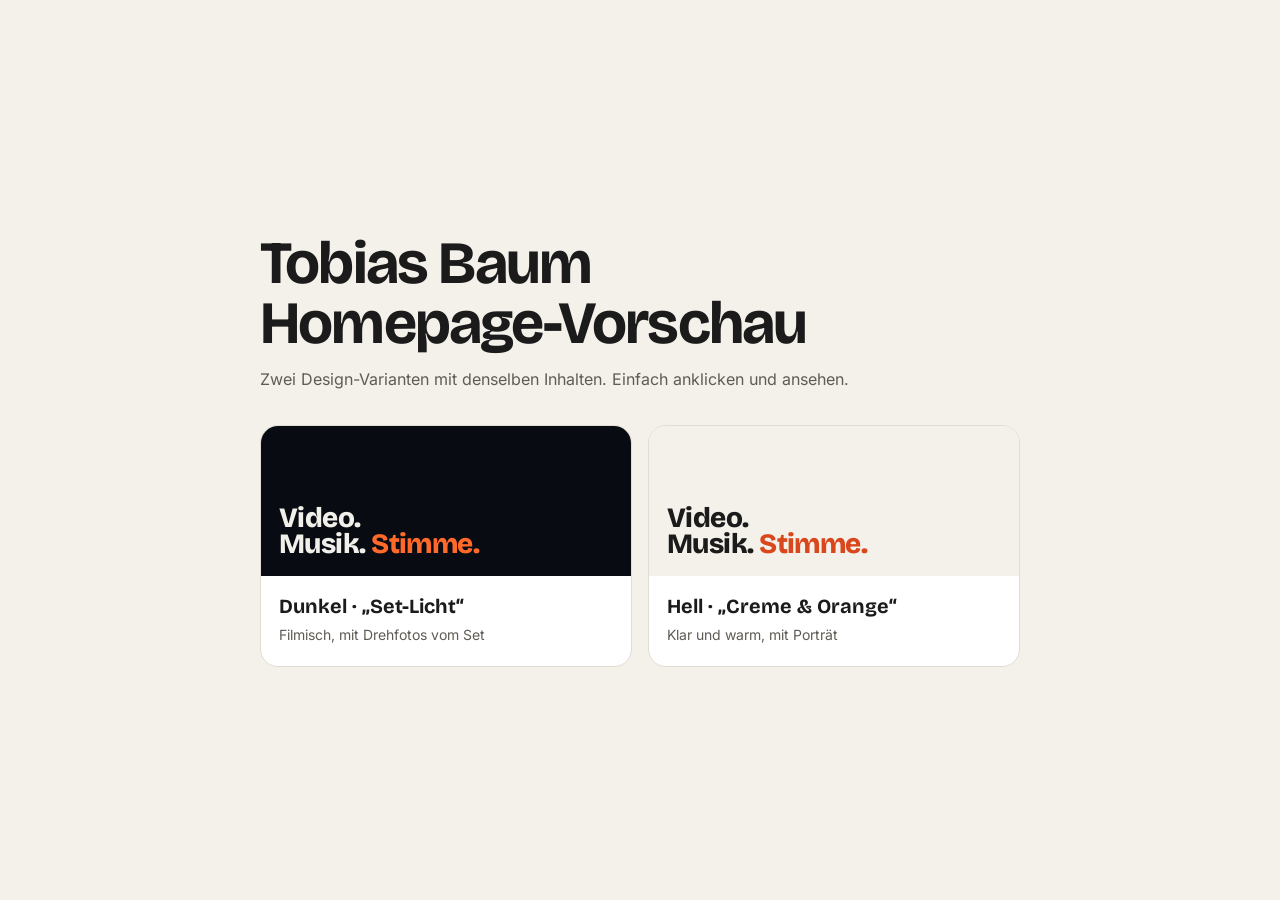
<file: index.html>
<!doctype html>
<html lang="de">
<head>
<meta charset="utf-8">
<meta name="viewport" content="width=device-width, initial-scale=1">
<meta name="robots" content="noindex, nofollow">
<title>Tobias Baum – Vorschau</title>
<link rel="stylesheet" href="hell/fonts/fonts.css">
<style>
  * { box-sizing: border-box; margin: 0; }
  body { min-height: 100vh; display: grid; place-items: center; padding: 32px 16px; background: #F4F1EA; color: #1B1B1B; font: 16px/1.6 Inter, system-ui, sans-serif; }
  main { width: 100%; max-width: 760px; }
  h1 { font-family: "Bricolage Grotesque", sans-serif; font-size: clamp(36px, 7vw, 60px); line-height: 1; letter-spacing: -.03em; }
  p { color: #5F5B55; margin: 14px 0 32px; }
  .grid { display: grid; grid-template-columns: 1fr 1fr; gap: 16px; }
  a { display: block; text-decoration: none; color: inherit; border-radius: 18px; overflow: hidden; border: 1px solid #E2DDD2; background: #fff; transition: transform .15s; }
  a:hover { transform: translateY(-3px); }
  .sw { height: 150px; display: flex; align-items: flex-end; padding: 18px; font-family: "Bricolage Grotesque", sans-serif; font-weight: 800; font-size: 28px; line-height: .95; letter-spacing: -.02em; }
  .b { padding: 14px 18px 18px; }
  .b b { font-family: "Bricolage Grotesque", sans-serif; font-size: 20px; display: block; }
  .b span { font-size: 14px; color: #5F5B55; }
  @media (max-width: 560px) { .grid { grid-template-columns: 1fr; } }
</style>
</head>
<body>
<main>
  <h1>Tobias Baum<br>Homepage-Vorschau</h1>
  <p>Zwei Design-Varianten mit denselben Inhalten. Einfach anklicken und ansehen.</p>
  <div class="grid">
    <a href="dunkel/">
      <div class="sw" style="background:#080B12;color:#F1EFEA">Video.<br>Musik. <span style="color:#FF6A2B">&nbsp;Stimme.</span></div>
      <div class="b"><b>Dunkel · „Set-Licht“</b><span>Filmisch, mit Drehfotos vom Set</span></div>
    </a>
    <a href="hell/">
      <div class="sw" style="background:#F4F1EA;color:#1B1B1B">Video.<br>Musik. <span style="color:#D9481C">&nbsp;Stimme.</span></div>
      <div class="b"><b>Hell · „Creme &amp; Orange“</b><span>Klar und warm, mit Porträt</span></div>
    </a>
  </div>
</main>
</body>
</html>
</file>
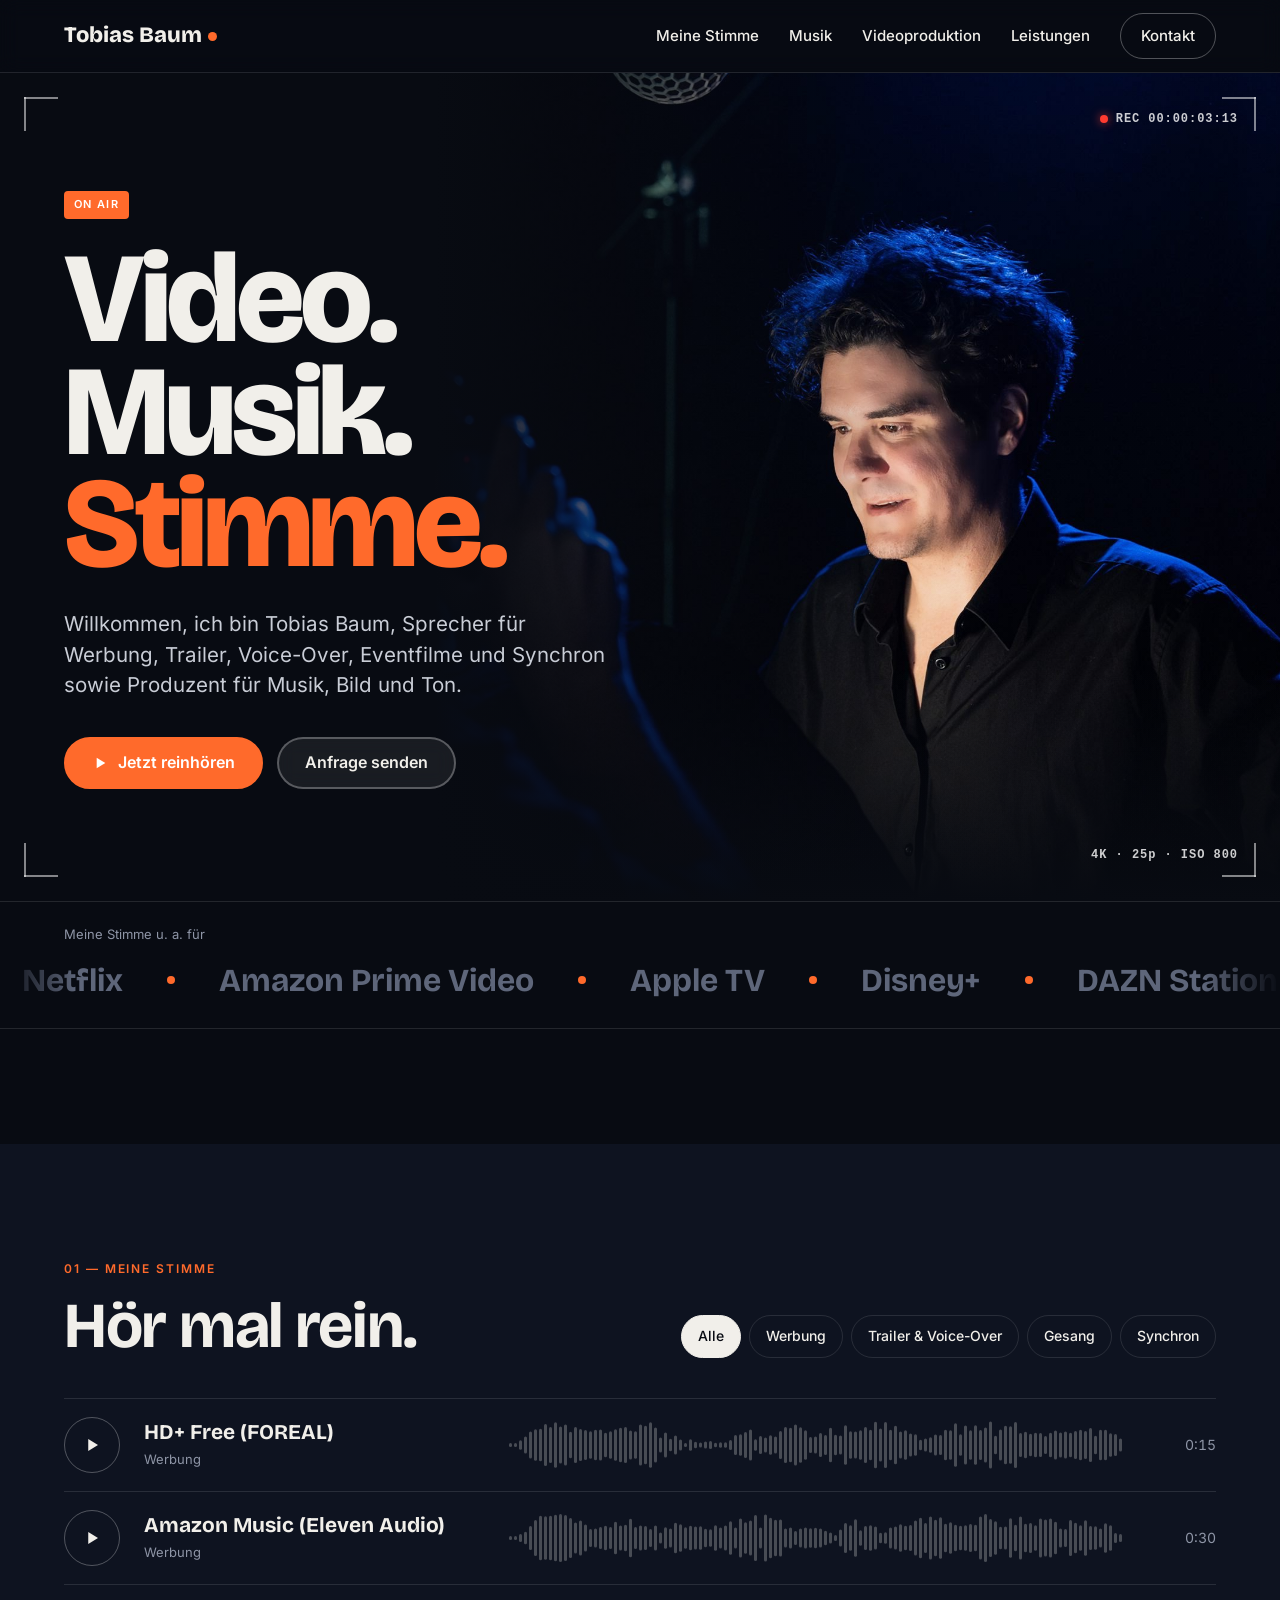
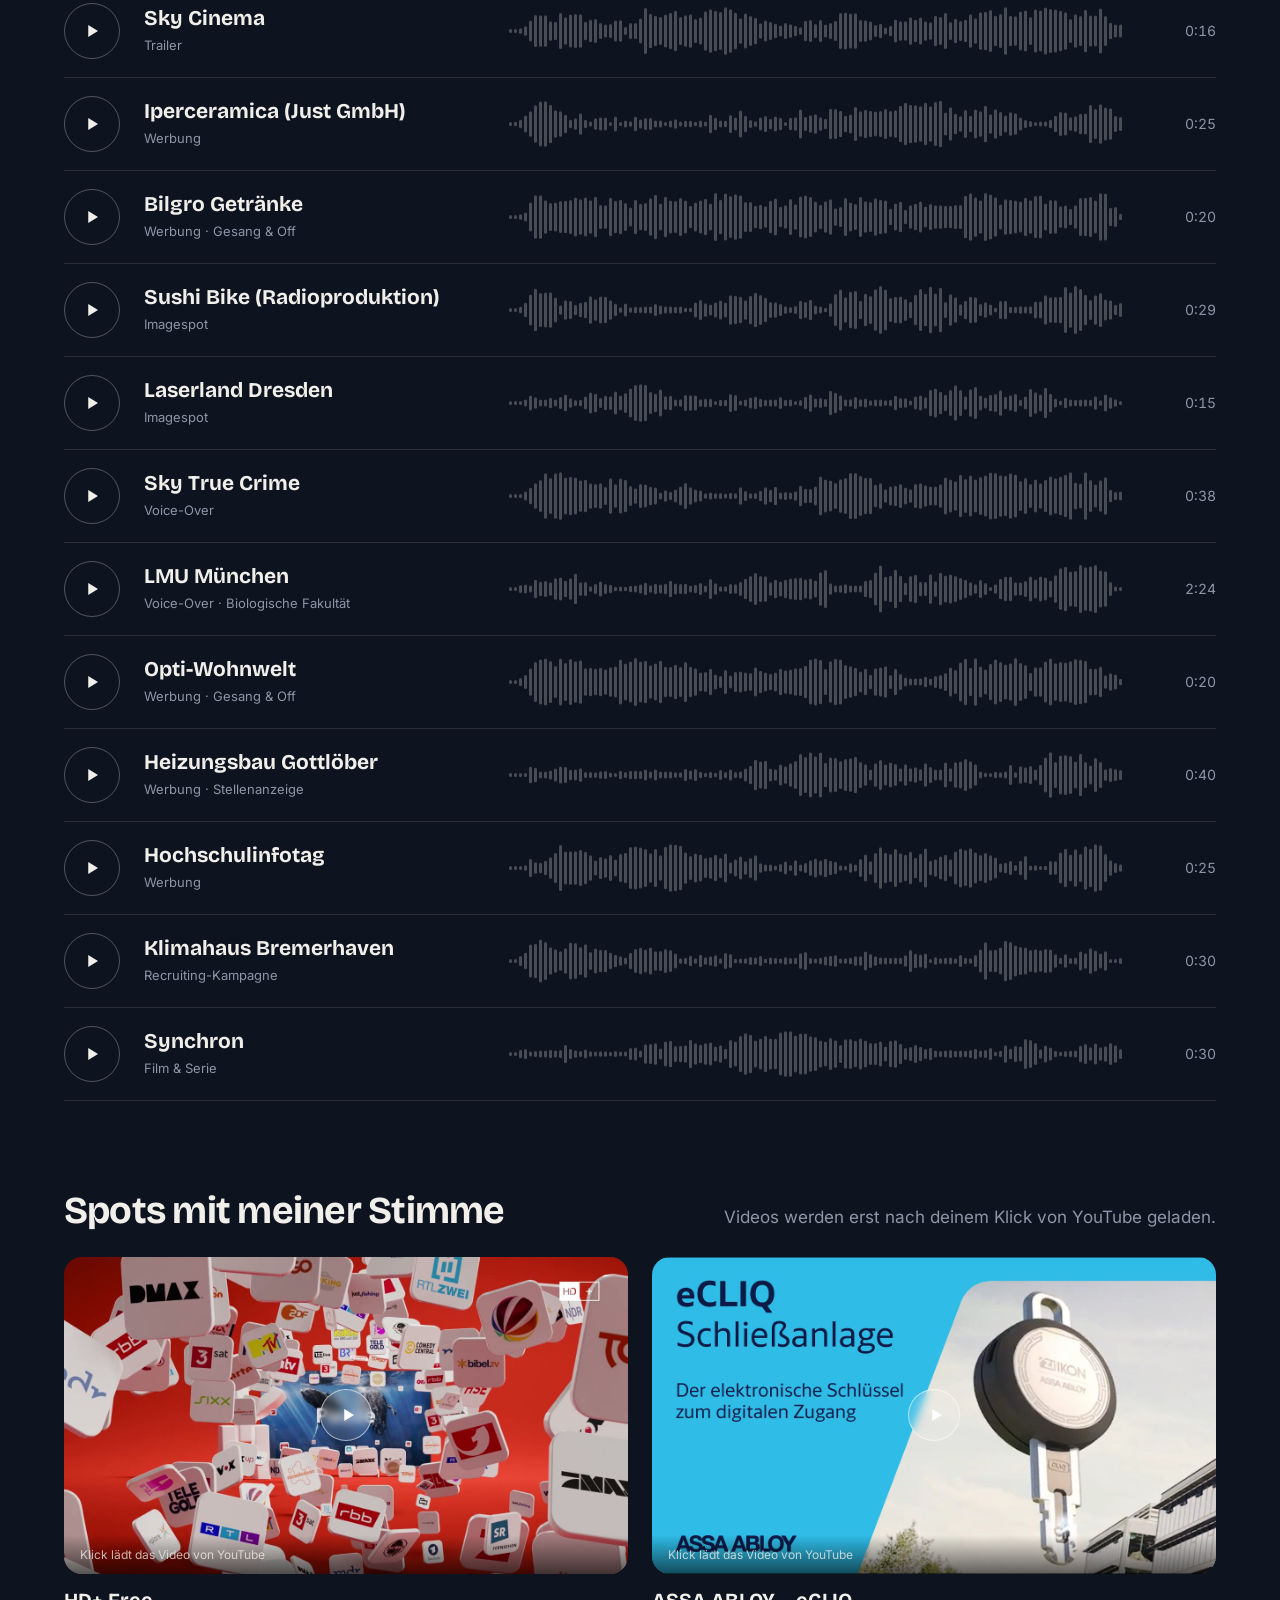
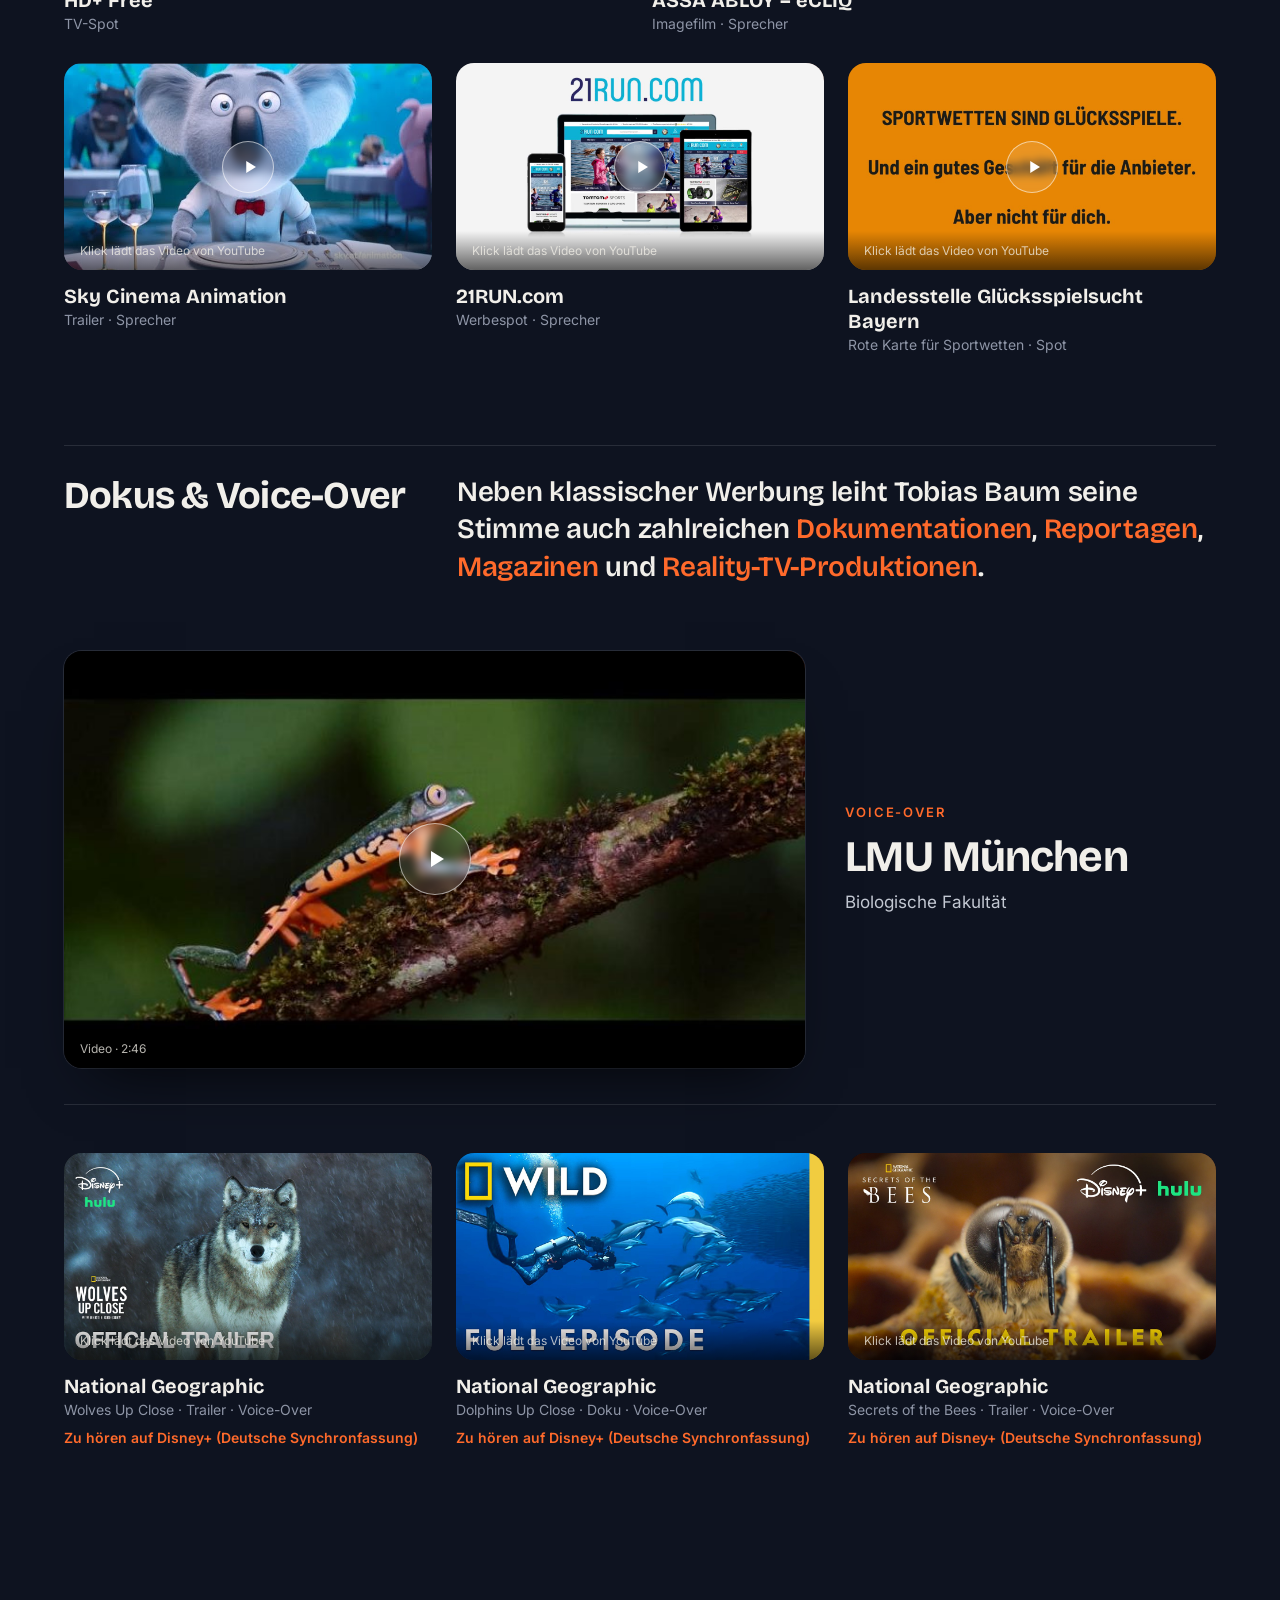
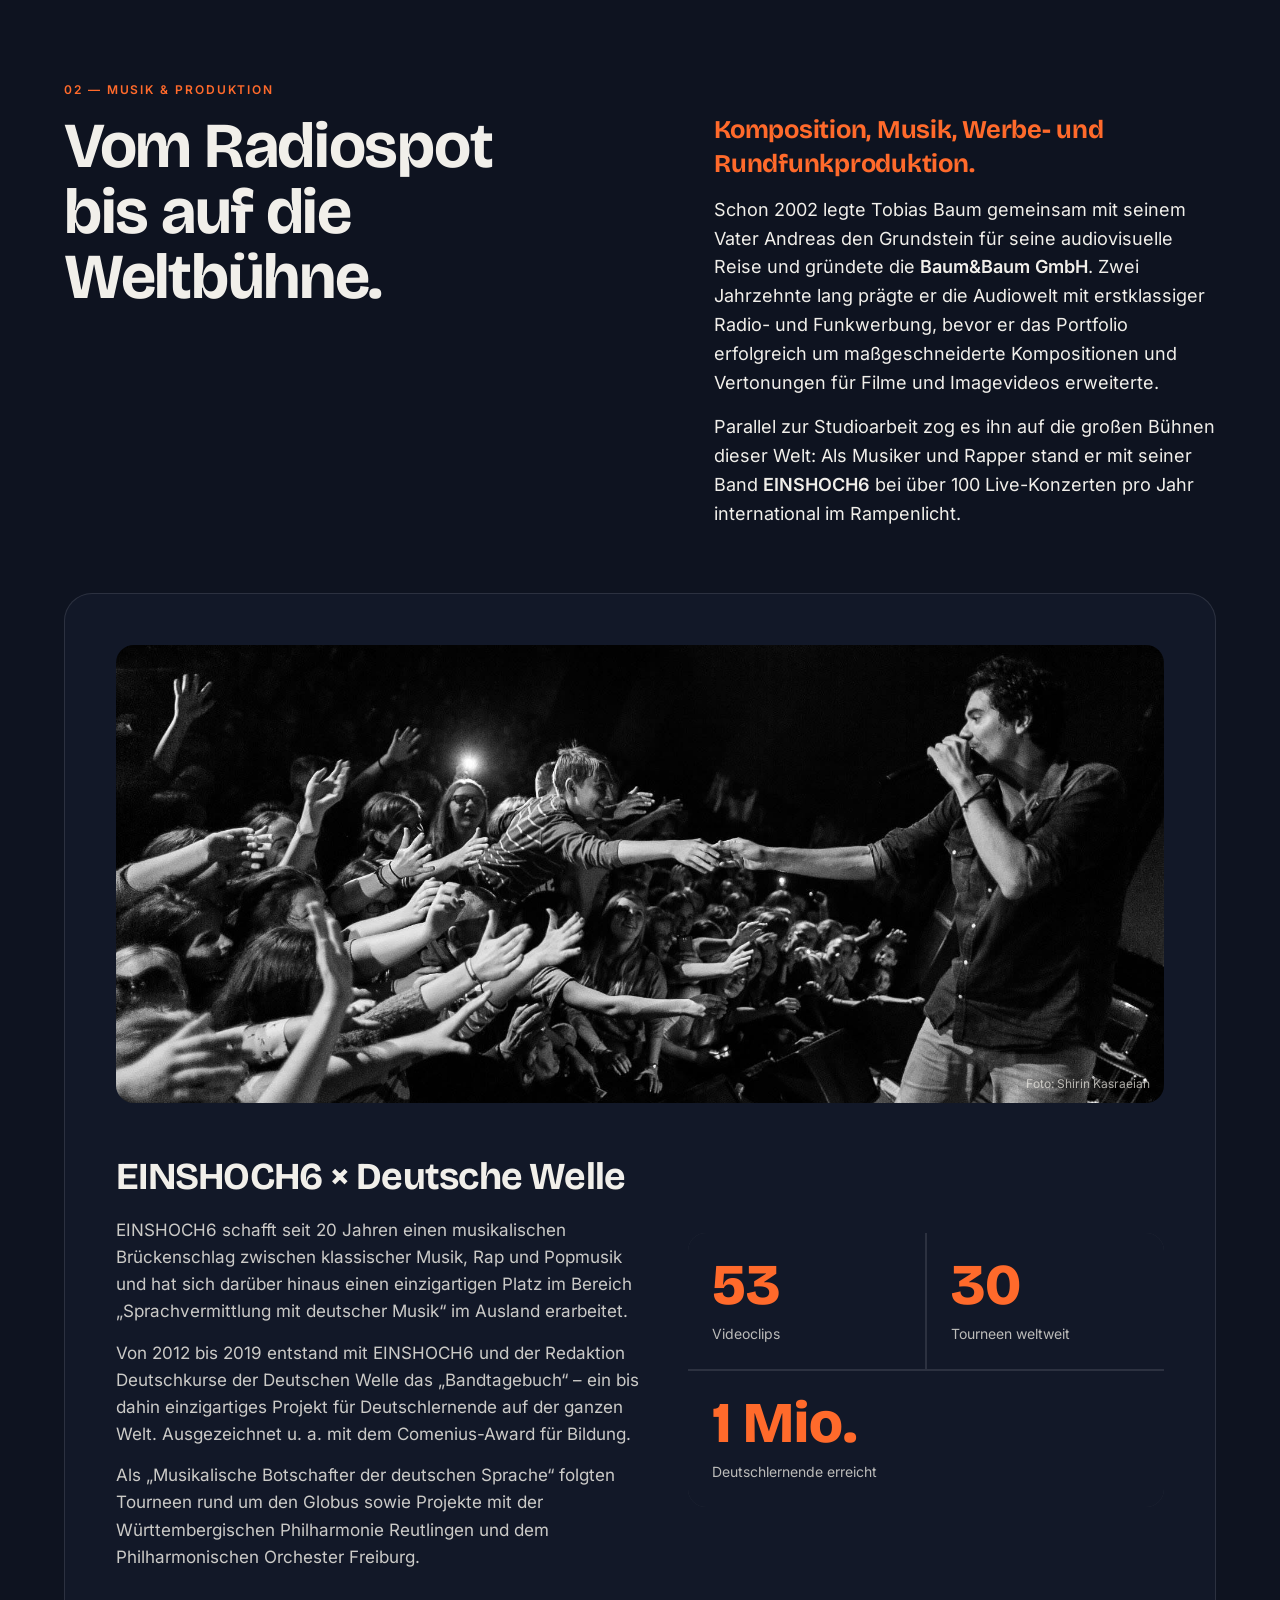
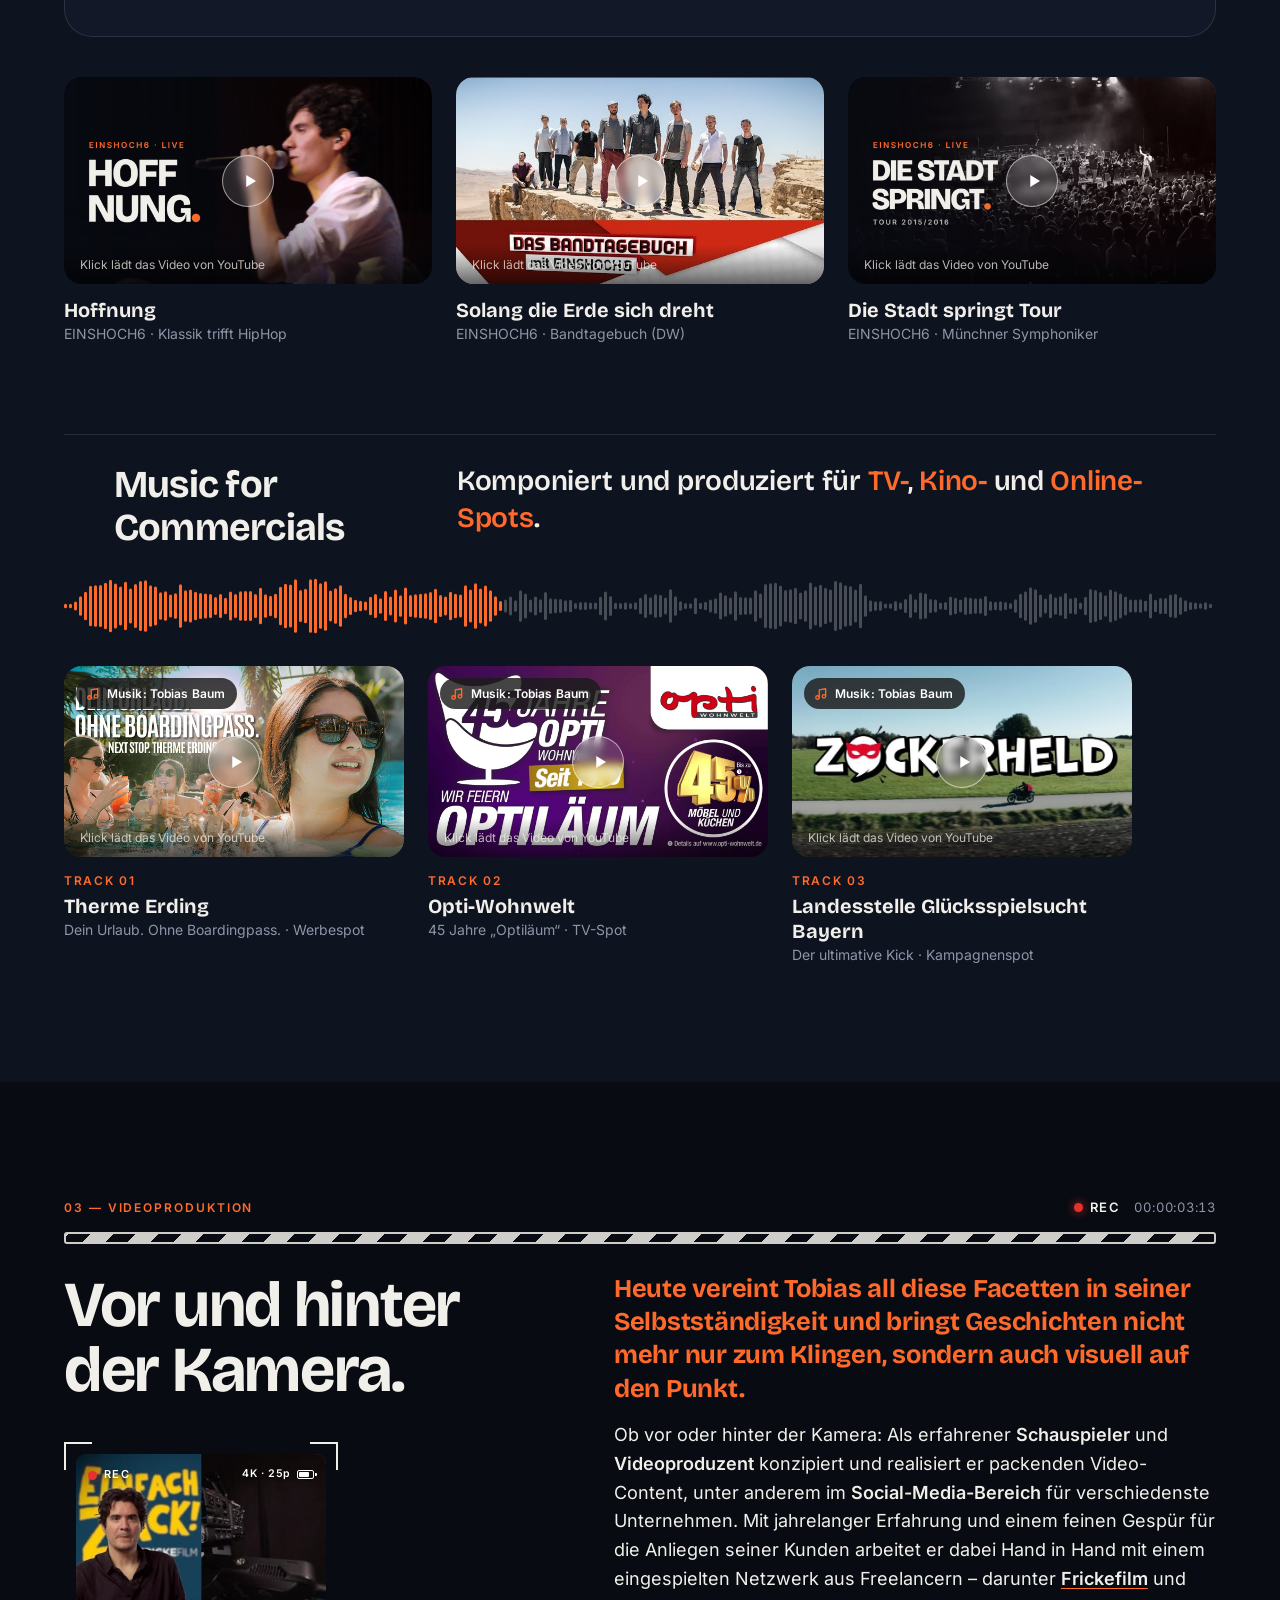
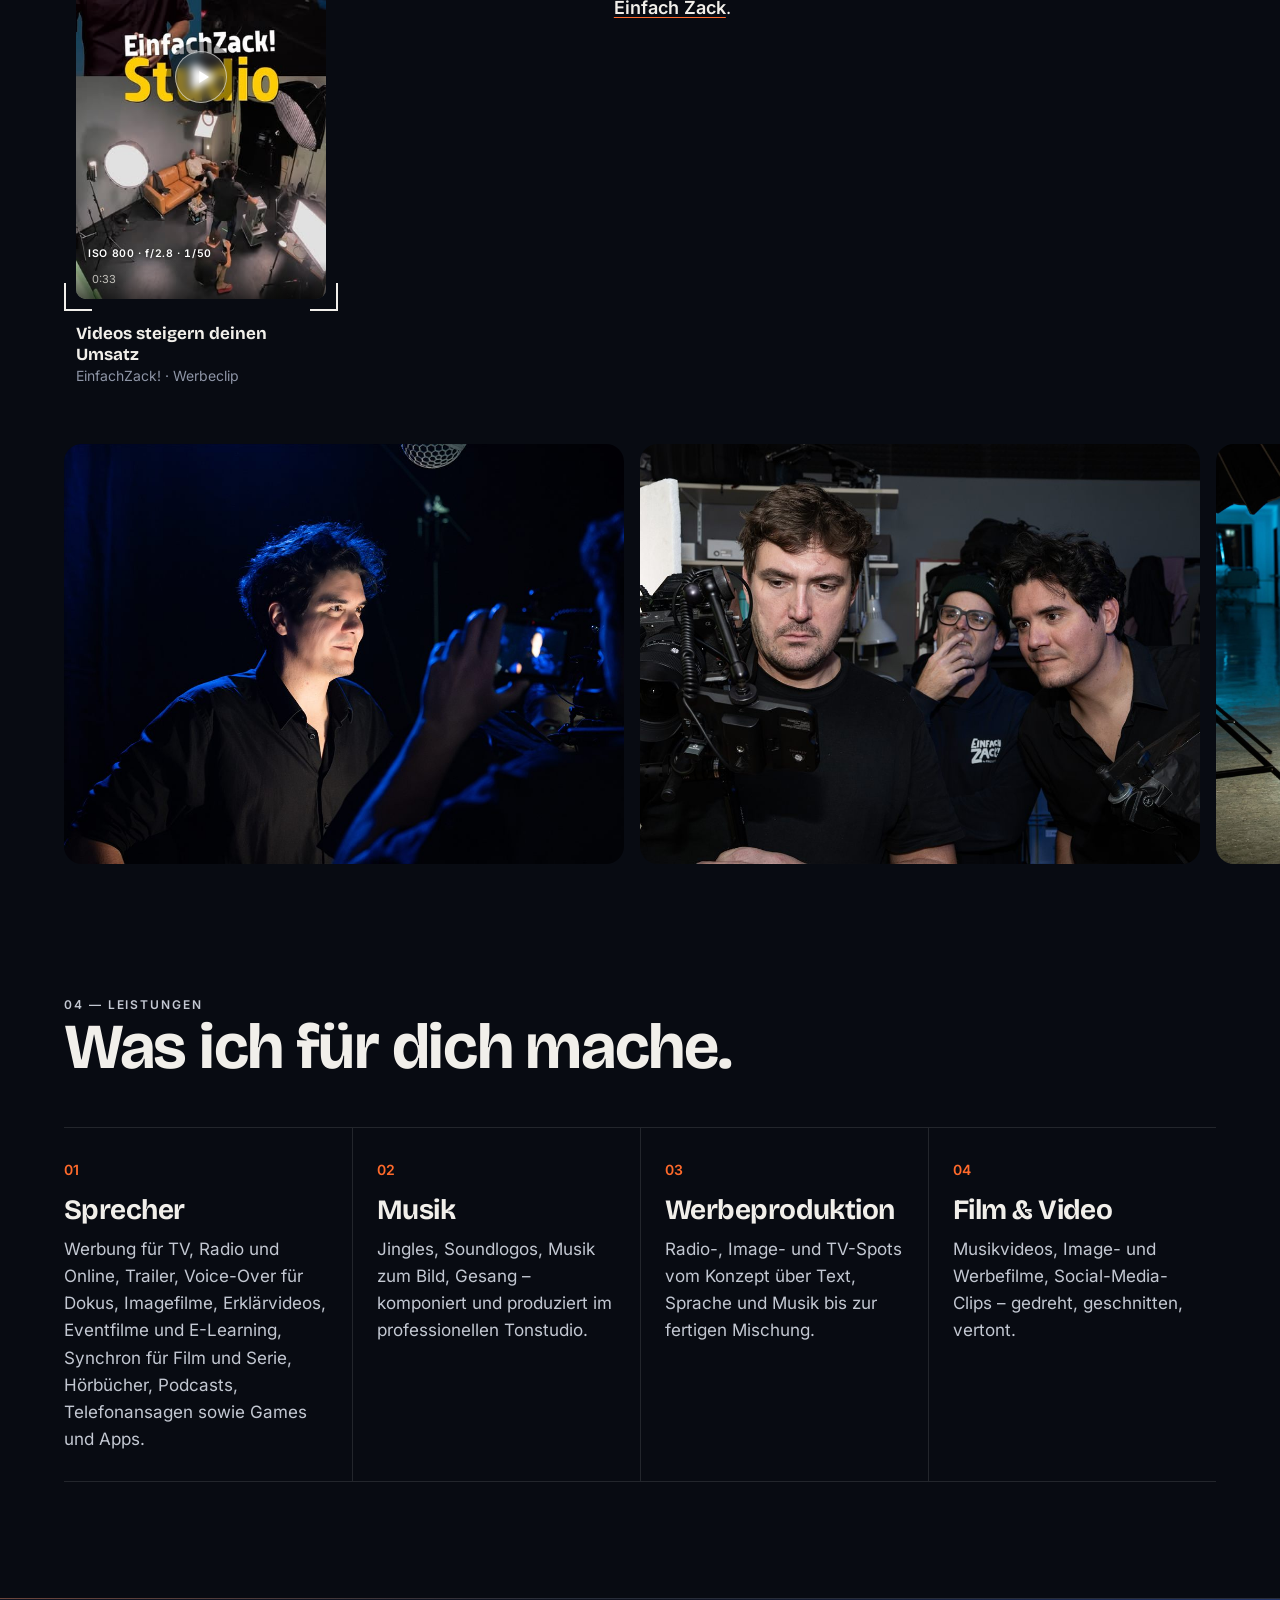
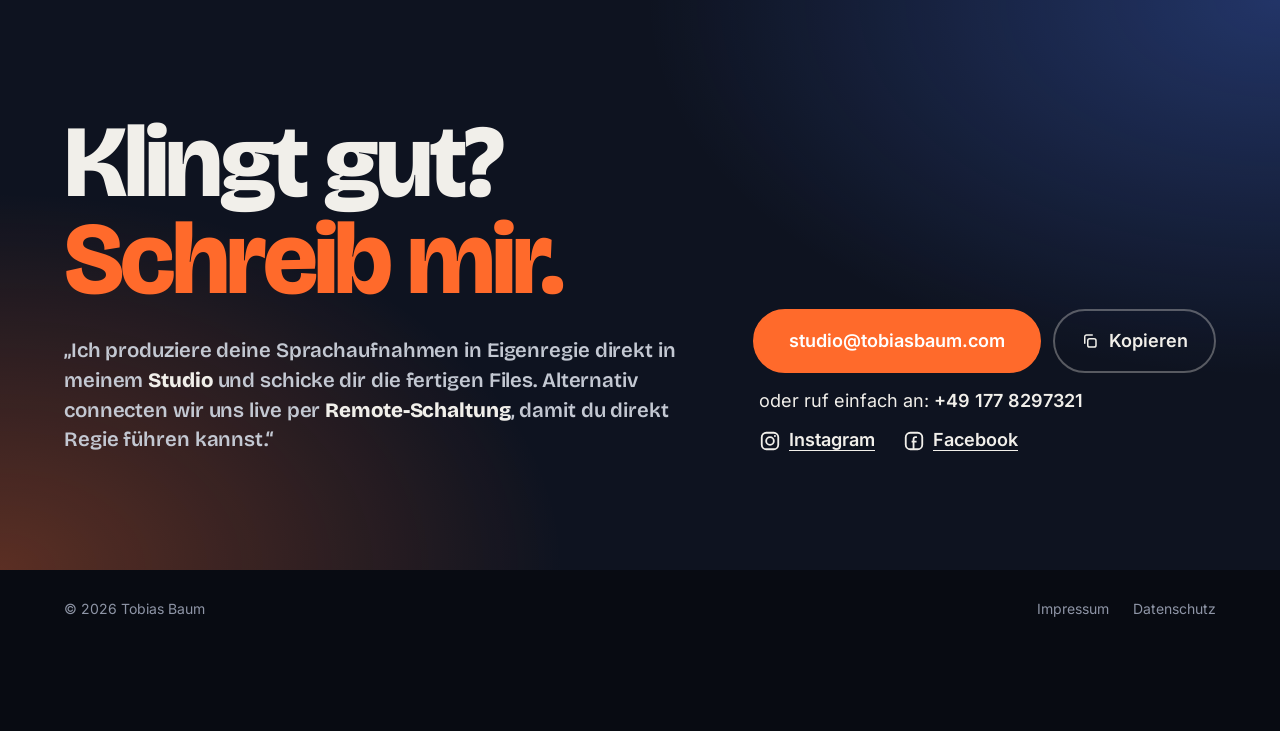
<file: dunkel/index.html>
<!doctype html>
<html lang="de">
<head>
<meta charset="utf-8">
<meta name="viewport" content="width=device-width, initial-scale=1">
<meta name="robots" content="noindex, nofollow">
<title>Tobias Baum – Sprecher aus dem Raum München, Musik- & Videoproduzent</title>
<meta name="description" content="Sprecher aus dem Raum München für Werbung, Trailer, Voice-Over, Erklärvideos und Synchron. Dazu Musik- und Videoproduktion. Hörproben &amp; Kontakt.">
<!-- Haupt-Adresse für Google (falls die Seite später mit www. läuft, hier und in sitemap.xml/robots.txt anpassen) -->
<link rel="canonical" href="https://tobiasbaum.com/">
<meta name="theme-color" content="#080B12">
<!-- Vorschau beim Teilen (WhatsApp, Facebook, LinkedIn, X …) -->
<meta property="og:type" content="website">
<meta property="og:locale" content="de_DE">
<meta property="og:site_name" content="Tobias Baum">
<meta property="og:url" content="https://tobiasbaum.com/">
<meta property="og:title" content="Tobias Baum – Sprecher, Musik- & Videoproduzent">
<meta property="og:description" content="Sprecher aus dem Raum München für Werbung, Trailer, Voice-Over und Synchron. Dazu Musik, Werbe- und Videoproduktion aus einer Hand. Jetzt reinhören.">
<meta property="og:image" content="https://tobiasbaum.com/bilder/teilen-vorschau.jpg">
<meta property="og:image:width" content="1200">
<meta property="og:image:height" content="630">
<meta property="og:image:alt" content="Tobias Baum am Set – Video. Musik. Stimme.">
<meta name="twitter:card" content="summary_large_image">
<!-- Angaben für Google (strukturierte Daten) -->
<script type="application/ld+json">
{
  "@context": "https://schema.org",
  "@graph": [
    {
      "@type": "Person",
      "@id": "https://tobiasbaum.com/#person",
      "name": "Tobias Baum",
      "url": "https://tobiasbaum.com/",
      "image": "https://tobiasbaum.com/bilder/teilen-vorschau.jpg",
      "jobTitle": "Sprecher, Musik- und Videoproduzent",
      "description": "Sprecher für Werbung, Trailer, Voice-Over und Synchron sowie Produzent für Musik, Werbung und Video.",
      "email": "mailto:studio@tobiasbaum.com",
      "telephone": "+491778297321",
      "address": { "@id": "https://tobiasbaum.com/#adresse" },
      "worksFor": { "@id": "https://tobiasbaum.com/#studio" },
      "knowsAbout": ["Sprecher", "Voice-Over", "Werbesprecher", "Trailer", "Synchron", "Erklärvideos", "Imagefilme", "Dokumentationen", "Eventfilme", "E-Learning", "Hörbücher", "Podcasts", "Telefonansagen", "Games", "Apps", "Musikproduktion", "Werbeproduktion", "Videoproduktion"],
      "sameAs": [
        "https://www.instagram.com/tobiasbaum82/",
        "https://www.facebook.com/tobias.baum"
      ]
    },
    {
      "@type": "ProfessionalService",
      "@id": "https://tobiasbaum.com/#studio",
      "name": "Tobias Baum",
      "description": "Tonstudio und Sprecher aus dem Raum München: Sprachaufnahmen für Werbung, Trailer, Voice-Over, Synchron, E-Learning und Telefonansagen, dazu Musik-, Werbe- und Videoproduktion aus einer Hand. Aufnahme im eigenen Studio oder per Remote-Regie.",
      "url": "https://tobiasbaum.com/",
      "logo": "https://tobiasbaum.com/bilder/logo/apple-touch-icon.png",
      "image": "https://tobiasbaum.com/bilder/dreh/start-set-retusche.jpg",
      "telephone": "+491778297321",
      "email": "mailto:studio@tobiasbaum.com",
      "address": {
        "@type": "PostalAddress",
        "@id": "https://tobiasbaum.com/#adresse",
        "streetAddress": "Ringstraße 33",
        "postalCode": "82386",
        "addressLocality": "Huglfing",
        "addressRegion": "Bayern",
        "addressCountry": "DE"
      },
      "areaServed": [
        { "@type": "City", "name": "München" },
        { "@type": "AdministrativeArea", "name": "Landkreis Weilheim-Schongau" },
        { "@type": "State", "name": "Bayern" },
        { "@type": "Country", "name": "Deutschland" }
      ],
      "founder": { "@id": "https://tobiasbaum.com/#person" },
      "knowsLanguage": "de",
      "hasOfferCatalog": {
        "@type": "OfferCatalog",
        "name": "Leistungen",
        "itemListElement": [
          { "@type": "Offer", "itemOffered": { "@type": "Service", "name": "Sprecher für Werbung, Trailer, Voice-Over und Synchron" } },
          { "@type": "Offer", "itemOffered": { "@type": "Service", "name": "Sprachaufnahmen im Tonstudio und per Remote-Regie" } },
          { "@type": "Offer", "itemOffered": { "@type": "Service", "name": "Musikproduktion, Jingles und Soundlogos" } },
          { "@type": "Offer", "itemOffered": { "@type": "Service", "name": "Werbeproduktion für Radio, TV und Online" } },
          { "@type": "Offer", "itemOffered": { "@type": "Service", "name": "Videoproduktion: Imagefilme, Werbespots, Eventfilme, Social-Media-Clips" } }
        ]
      },
      "sameAs": [
        "https://www.google.com/search?kgmid=/g/11_08wcjk_",
        "https://www.instagram.com/tobiasbaum82/",
        "https://www.facebook.com/tobias.baum"
      ]
    }
  ]
}
</script>
<link rel="preload" href="fonts/bricolage-grotesque-latin.woff2" as="font" type="font/woff2" crossorigin>
<link rel="preload" href="fonts/inter-latin.woff2" as="font" type="font/woff2" crossorigin>
<link rel="stylesheet" href="fonts/fonts.css?v=4">
<link rel="stylesheet" href="style.css?v=117">
<script>/* Farbvorschau: ?akzent=RRGGBB testet eine andere Akzentfarbe (ohne Zusatz bleibt alles wie es ist) */(function(){var m=location.search.match(/[?&]akzent=([0-9a-fA-F]{6})/);if(!m)return;var h=m[1],r=parseInt(h.slice(0,2),16),g=parseInt(h.slice(2,4),16),b=parseInt(h.slice(4,6),16),s=document.documentElement.style;s.setProperty("--accent","#"+h);s.setProperty("--accent-ink",(0.299*r+0.587*g+0.114*b)>165?"#111111":"#FFFFFF");})();</script>
<link rel="icon" href="bilder/logo/favicon.ico" sizes="any">
<link rel="icon" type="image/png" sizes="32x32" href="bilder/logo/favicon-32.png">
<link rel="apple-touch-icon" href="bilder/logo/apple-touch-icon.png">
</head>
<body>

<header class="nav" id="top">
  <div class="wrap nav__inner">
    <a href="#top" class="nav__logo">Tobias Baum<span class="dot"></span></a>
    <button class="nav__toggle" aria-expanded="false" aria-controls="menu" aria-label="Menü öffnen">
      <span></span><span></span>
    </button>
    <nav id="menu" class="nav__menu">
      <a href="#hoerproben">Meine Stimme</a>
      <a href="#musik">Musik</a>
      <a href="#videoproduktion">Videoproduktion</a>
      <a href="#leistungen">Leistungen</a>
      <a href="#kontakt" class="nav__cta">Kontakt</a>
    </nav>
  </div>
</header>

<main>

  <!-- HERO -->
  <!-- Set-Licht: Vollbild-Drehfoto mit Kamera-Sucher -->
  <section class="hero">
    <div class="hero__bg"><img src="bilder/dreh/start-set-retusche.jpg?v=2" alt="Tobias Baum am Set vor der Kamera, im blauen Licht" width="2200" height="1467" fetchpriority="high"></div>
    <div class="hero__vf" aria-hidden="true">
      <span class="hero__vf-tr"><i></i>REC <span id="heroTc">00:00:00:00</span></span>
      <span class="hero__vf-br">4K · 25p · ISO 800</span>
    </div>
    <div class="wrap hero__inner">
      <div class="hero__text">
        <p class="eyebrow"><span class="onair">ON AIR</span></p>
        <h1><span class="sr-only">Tobias Baum – Sprecher aus München: </span>Video.<br>Musik.<br><em>Stimme.</em></h1>
        <p class="lead">Willkommen, ich bin Tobias Baum, Sprecher für Werbung, Trailer, Voice-Over, Eventfilme und Synchron sowie Produzent für Musik, Bild und Ton.</p>
        <div class="hero__actions">
          <button class="btn btn--primary" data-play-first>
            <svg viewBox="0 0 24 24" aria-hidden="true"><path d="M7 4l13 8-13 8z"/></svg>
            Jetzt reinhören
          </button>
          <a href="#kontakt" class="btn btn--glass">Anfrage senden</a>
        </div>
      </div>
    </div>
  </section>

  <!-- KUNDEN -->
  <section class="clients" aria-label="Auswahl an Auftraggebern">
    <p class="clients__label wrap">Meine Stimme u. a. für</p>
    <div class="marquee">
      <div class="marquee__track" id="clientTrack"></div>
    </div>
  </section>

  <!-- HÖRPROBEN -->
  <section class="demos" id="hoerproben">
    <div class="wrap">
      <div class="section-head">
        <div>
          <p class="kicker">01 — Meine Stimme</p>
          <h2>Hör mal rein.</h2>
        </div>
        <div class="chips" role="tablist" aria-label="Hörproben filtern" id="demoFilter"></div>
      </div>
      <ol class="demo-list" id="demoList"></ol>

      <!-- Spots und Dokus gehören seit 10.11. zu den Hörproben (eigene Rubrik „Videos“ entfallen) -->
      <div class="spots" id="spots">
        <div class="subsection__head">
          <h3>Spots mit meiner Stimme</h3>
          <p>Videos werden erst nach deinem Klick von YouTube geladen.</p>
        </div>
        <div class="video-grid" id="videoGrid"></div>
      </div>

      <div class="subsection">
        <div class="vo-intro">
          <h3>Dokus &amp; Voice-Over</h3>
          <p class="vo-intro__lead">Neben klassischer Werbung leiht Tobias Baum seine Stimme auch zahlreichen <em>Dokumentationen</em>, <em>Reportagen</em>, <em>Magazinen</em> und <em>Reality-TV-Produktionen</em>.</p>
        </div>
        <div class="video-grid" id="voiceoverGrid"></div>
      </div>
    </div>
  </section>

  <!-- MUSIK -->
  <section class="music" id="musik">
    <div class="wrap">
      <p class="kicker">02 — Musik & Produktion</p>
      <div class="music__intro">
        <div class="music__head">
          <h2>Vom Radiospot<br>bis auf die Weltbühne.</h2>
        </div>
        <div class="music__text">
          <p class="music__lead">Komposition, Musik, Werbe- und Rundfunkproduktion.</p>
          <p>Schon 2002 legte Tobias Baum gemeinsam mit seinem Vater Andreas den Grundstein für seine audiovisuelle Reise und gründete die <strong>Baum&amp;Baum GmbH</strong>. Zwei Jahrzehnte lang prägte er die Audiowelt mit erstklassiger Radio- und Funkwerbung, bevor er das Portfolio erfolgreich um maßgeschneiderte Kompositionen und Vertonungen für Filme und Imagevideos erweiterte.</p>
          <p>Parallel zur Studioarbeit zog es ihn auf die großen Bühnen dieser Welt: Als Musiker und Rapper stand er mit seiner Band <strong>EINSHOCH6</strong> bei über 100 Live-Konzerten pro Jahr international im Rampenlicht.</p>
        </div>
      </div>

      <div class="band">
        <figure class="band__photo">
          <img src="bilder/einshoch6-live.jpg" alt="Tobias Baum live mit EINSHOCH6 – Hände aus dem Publikum strecken sich ihm entgegen" width="1774" height="1183" loading="lazy">
          <figcaption>Foto: Shirin Kasraeian</figcaption>
        </figure>
        <div class="band__text">
          <h3>EINSHOCH6 × Deutsche Welle</h3>
          <p>EINSHOCH6 schafft seit 20 Jahren einen musikalischen Brückenschlag zwischen klassischer Musik, Rap und Popmusik und hat sich darüber hinaus einen einzigartigen Platz im Bereich „Sprachvermittlung mit deutscher Musik“ im Ausland erarbeitet.</p>
          <p>Von 2012 bis 2019 entstand mit EINSHOCH6 und der Redaktion Deutschkurse der Deutschen Welle das „Bandtagebuch“ – ein bis dahin einzigartiges Projekt für Deutschlernende auf der ganzen Welt. Ausgezeichnet u. a. mit dem Comenius-Award für Bildung.</p>
          <p>Als „Musikalische Botschafter der deutschen Sprache“ folgten Tourneen rund um den Globus sowie Projekte mit der Württembergischen Philharmonie Reutlingen und dem Philharmonischen Orchester Freiburg.</p>
        </div>
        <dl class="stats">
          <div><dt>53</dt><dd>Videoclips</dd></div>
          <div><dt>30</dt><dd>Tourneen weltweit</dd></div>
          <div><dt>1 Mio.</dt><dd>Deutschlernende erreicht</dd></div>
        </dl>
      </div>

      <div class="video-grid video-grid--dark" id="bandGrid"></div>

      <div class="subsection">
        <div class="mfc-head">
          <h3><span class="eq" aria-hidden="true"><i></i><i></i><i></i><i></i><i></i></span>Music for Commercials</h3>
          <p class="mfc-head__lead">Komponiert und produziert für <em>TV-</em>, <em>Kino-</em> und <em>Online-Spots</em>.</p>
        </div>
        <canvas class="mfc-wave" id="mfcWave" aria-hidden="true"></canvas>
        <div class="video-grid video-grid--music" id="commercialGrid"></div>
      </div>
    </div>
  </section>

  <!-- VIDEOPRODUKTION -->
  <section class="video-pro" id="videoproduktion">
   <div class="wrap">
    <div class="film-bar">
      <p class="kicker">03 — Videoproduktion</p>
      <p class="film-bar__rec" aria-hidden="true"><span class="rec"><i></i>REC</span><span class="timecode" id="timecode">00:00:00:00</span></p>
    </div>
    <div class="video-pro__inner">
      <h2>Vor und hinter<br>der Kamera.</h2>
      <div class="video-pro__text">
        <p class="video-pro__lead">Heute vereint Tobias all diese Facetten in seiner Selbstständigkeit und bringt Geschichten nicht mehr nur zum Klingen, sondern auch visuell auf den Punkt.</p>
        <p>Ob vor oder hinter der Kamera: Als erfahrener <strong>Schauspieler</strong> und <strong>Videoproduzent</strong> konzipiert und realisiert er packenden Video-Content, unter anderem im <strong>Social-Media-Bereich</strong> für verschiedenste Unternehmen. Mit jahrelanger Erfahrung und einem feinen Gespür für die Anliegen seiner Kunden arbeitet er dabei Hand in Hand mit einem eingespielten Netzwerk aus Freelancern – darunter <a href="https://frickefilm.de" target="_blank" rel="noopener">Frickefilm</a> und <a href="https://einfachzack.de" target="_blank" rel="noopener">Einfach Zack</a>.</p>
      </div>
        <!-- Einfach-Zack-Clip als eigene MP4 (seit 10.11. statt Instagram-Link); wird erst beim Klick geladen -->
        <figure class="video reel">
          <div class="video__frame">
            <button class="video__poster" type="button" data-local-video="video/einfachzack-umsatz-steigern.mp4" aria-label="Video „Videos steigern deinen Umsatz“ abspielen">
              <img src="bilder/videos/instagram-C8otmmvt7-N.jpg" alt="" width="360" height="640" loading="lazy">
              <span class="play"><svg viewBox="0 0 24 24" aria-hidden="true"><path d="M7 4l13 8-13 8z"/></svg></span>
              <span class="rec rec--overlay" aria-hidden="true"><i></i>REC</span>
              <span class="cam cam--tr" aria-hidden="true">4K · 25p <i class="cam__bat"></i></span>
              <span class="cam cam--bl" aria-hidden="true">ISO 800 · f/2.8 · 1/50</span>
              <span class="hint">0:33</span>
            </button>
          </div>
          <figcaption>
            <div class="video__title">Videos steigern deinen Umsatz</div>
            <div class="video__meta">EinfachZack! · Werbeclip</div>
          </figcaption>
        </figure>
    </div>
    <!-- Eigene Drehfotos als Filmstreifen, seitlich wischbar -->
    <div class="set-strip" aria-label="Fotos vom Dreh">
      <figure class="is-wide"><img src="bilder/dreh/vor-der-kamera-retusche.jpg" alt="Tobias Baum vor der Kamera, ein Kameramann filmt ihn im blauen Licht" width="1200" height="800" loading="lazy"></figure>
      <figure class="is-wide"><img src="bilder/dreh/hinter-der-kamera.jpg" alt="Tobias Baum mit dem Team am Kameramonitor beim Dreh" width="1200" height="800" loading="lazy"></figure>
      <figure><img src="bilder/dreh/set-interview.jpg" alt="Interview-Aufbau mit Licht, Mikrofon und Kamera im Flur" width="933" height="1400" loading="lazy"></figure>
      <figure class="is-wide"><img src="bilder/dreh/set-team.jpg" alt="Tobias Baum mit Kamerateam am Set" width="1400" height="933" loading="lazy"></figure>
    </div>
   </div>
  </section>

  <!-- LEISTUNGEN -->
  <section class="services wrap" id="leistungen">
    <p class="kicker">04 — Leistungen</p>
    <h2>Was ich für dich mache.</h2>
    <div class="services__grid">
      <article>
        <span class="num">01</span>
        <h3>Sprecher</h3>
        <p>Werbung für TV, Radio und Online, Trailer, Voice-Over für Dokus, Imagefilme, Erklärvideos, Eventfilme und E-Learning, Synchron für Film und Serie, Hörbücher, Podcasts, Telefonansagen sowie Games und Apps.</p>
      </article>
      <article>
        <span class="num">02</span>
        <h3>Musik</h3>
        <p>Jingles, Soundlogos, Musik zum Bild, Gesang – komponiert und produziert im professionellen Tonstudio.</p>
      </article>
      <article>
        <span class="num">03</span>
        <h3>Werbeproduktion</h3>
        <p>Radio-, Image- und TV-Spots vom Konzept über Text, Sprache und Musik bis zur fertigen Mischung.</p>
      </article>
      <article>
        <span class="num">04</span>
        <h3>Film &amp; Video</h3>
        <p>Musikvideos, Image- und Werbefilme, Social-Media-Clips – gedreht, geschnitten, vertont.</p>      </article>
    </div>
  </section>

  <!-- KONTAKT -->
  <section class="contact" id="kontakt">
    <div class="wrap contact__inner">
      <div class="contact__head">
        <h2>Klingt gut?<br><em>Schreib mir.</em></h2>
        <blockquote class="contact__quote">
          <p>„Ich produziere deine Sprachaufnahmen in Eigenregie direkt in meinem <strong>Studio</strong> und schicke dir die fertigen Files. Alternativ connecten wir uns live per <strong>Remote-Schaltung</strong>, damit du direkt Regie führen kannst.“</p>
        </blockquote>
      </div>
      <div class="contact__links">
        <div class="contact__mail">
          <a href="mailto:studio@tobiasbaum.com" class="btn btn--primary btn--big">studio@tobiasbaum.com</a>
          <button type="button" class="btn btn--ghost btn--big contact__copy" data-copy="studio@tobiasbaum.com" aria-label="E-Mail-Adresse kopieren">
            <svg viewBox="0 0 24 24" aria-hidden="true"><rect x="9" y="9" width="11" height="11" rx="2.5"/><path d="M5 15V6.5A2.5 2.5 0 0 1 7.5 4H15"/></svg>
            <span aria-live="polite">Kopieren</span>
          </button>
        </div>
        <p class="contact__phone">oder ruf einfach an: <a href="tel:+491778297321">+49&nbsp;177&nbsp;8297321</a></p>
        <p class="contact__phone contact__social">
          <a href="https://www.instagram.com/tobiasbaum82/" target="_blank" rel="noopener">
            <svg viewBox="0 0 24 24" aria-hidden="true"><rect x="3" y="3" width="18" height="18" rx="5"/><circle cx="12" cy="12" r="4.2"/><circle cx="17.4" cy="6.6" r="1.1" class="fill"/></svg>
            Instagram
          </a>
          <a href="https://www.facebook.com/tobias.baum" target="_blank" rel="noopener">
            <svg viewBox="0 0 24 24" aria-hidden="true"><rect x="3" y="3" width="18" height="18" rx="5"/><path d="M15.2 7.8h-1.6c-1.3 0-2.1.8-2.1 2.2V21M9.4 12.6h5.4"/></svg>
            Facebook
          </a>
        </p>
      </div>
    </div>
  </section>

</main>

<footer class="footer wrap">
  <span>© <span id="year"></span> Tobias Baum</span>
  <nav><a href="impressum.html">Impressum</a><a href="datenschutz.html">Datenschutz</a></nav>
</footer>

<!-- Mini-Player (erscheint beim Abspielen) -->
<div class="mini" id="mini" hidden>
  <button class="mini__btn" id="miniBtn" aria-label="Pause">
    <svg class="i-play" viewBox="0 0 24 24" aria-hidden="true"><path d="M7 4l13 8-13 8z"/></svg>
    <svg class="i-pause" viewBox="0 0 24 24" aria-hidden="true"><path d="M6 4h4v16H6zM14 4h4v16h-4z"/></svg>
  </button>
  <div class="mini__info">
    <strong id="miniTitle"></strong>
    <span id="miniTime">0:00</span>
  </div>
  <button class="mini__close" id="miniClose" aria-label="Player schließen">×</button>
  <div class="mini__bar"><span id="miniProg"></span></div>
</div>

<script src="main.js?v=116"></script>
</body>
</html>
</file>
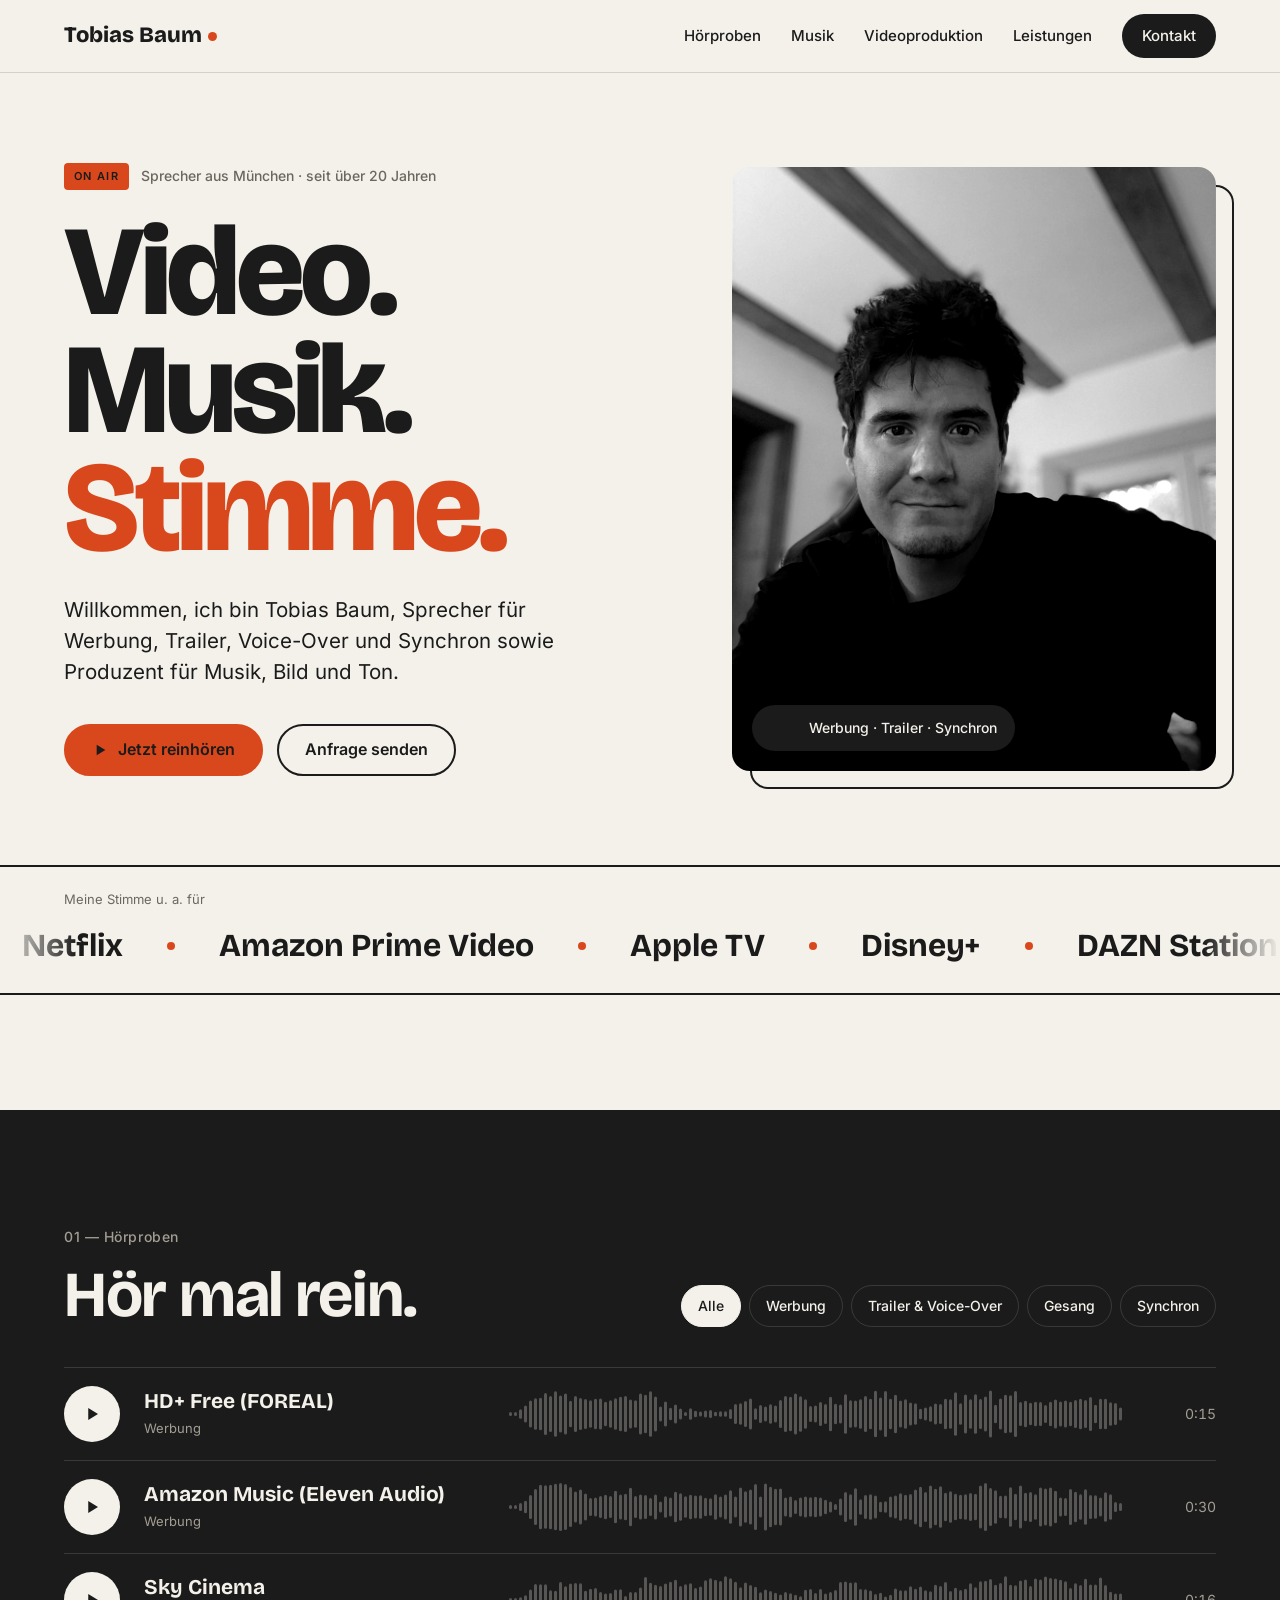
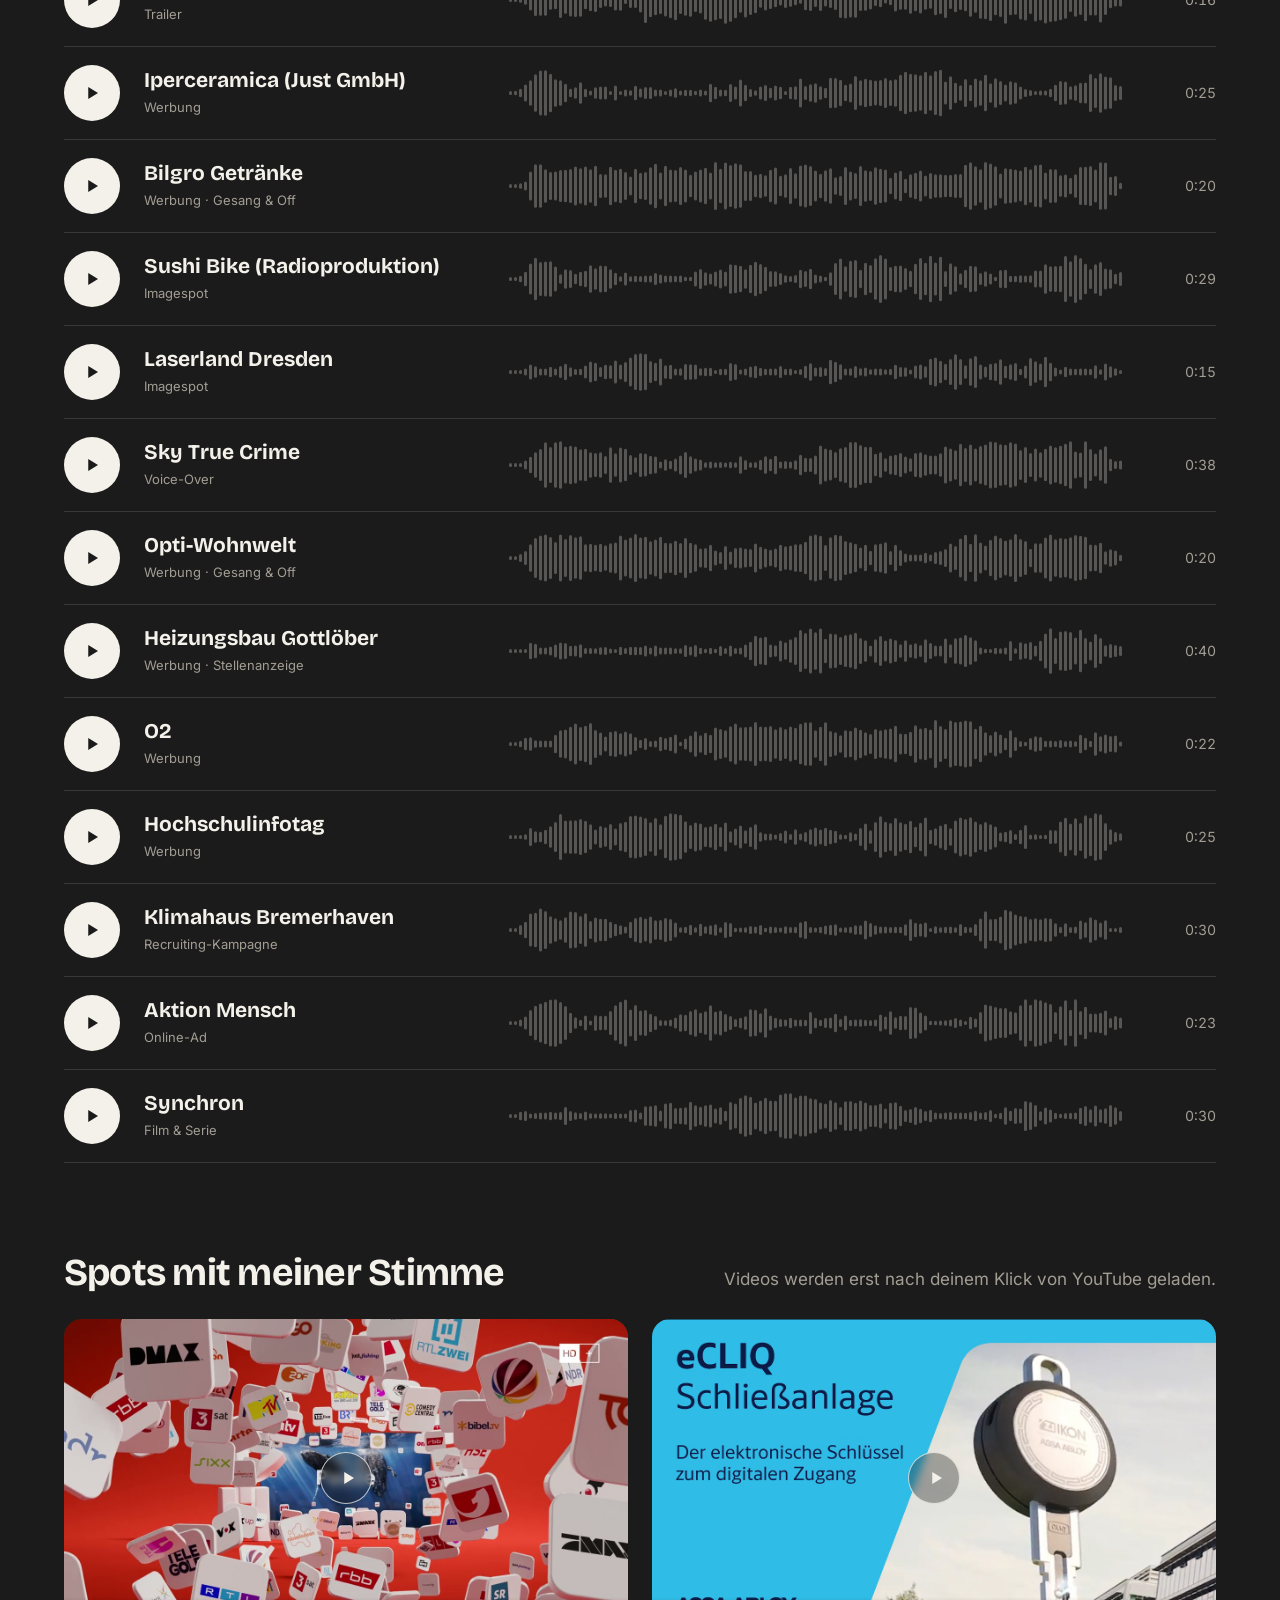
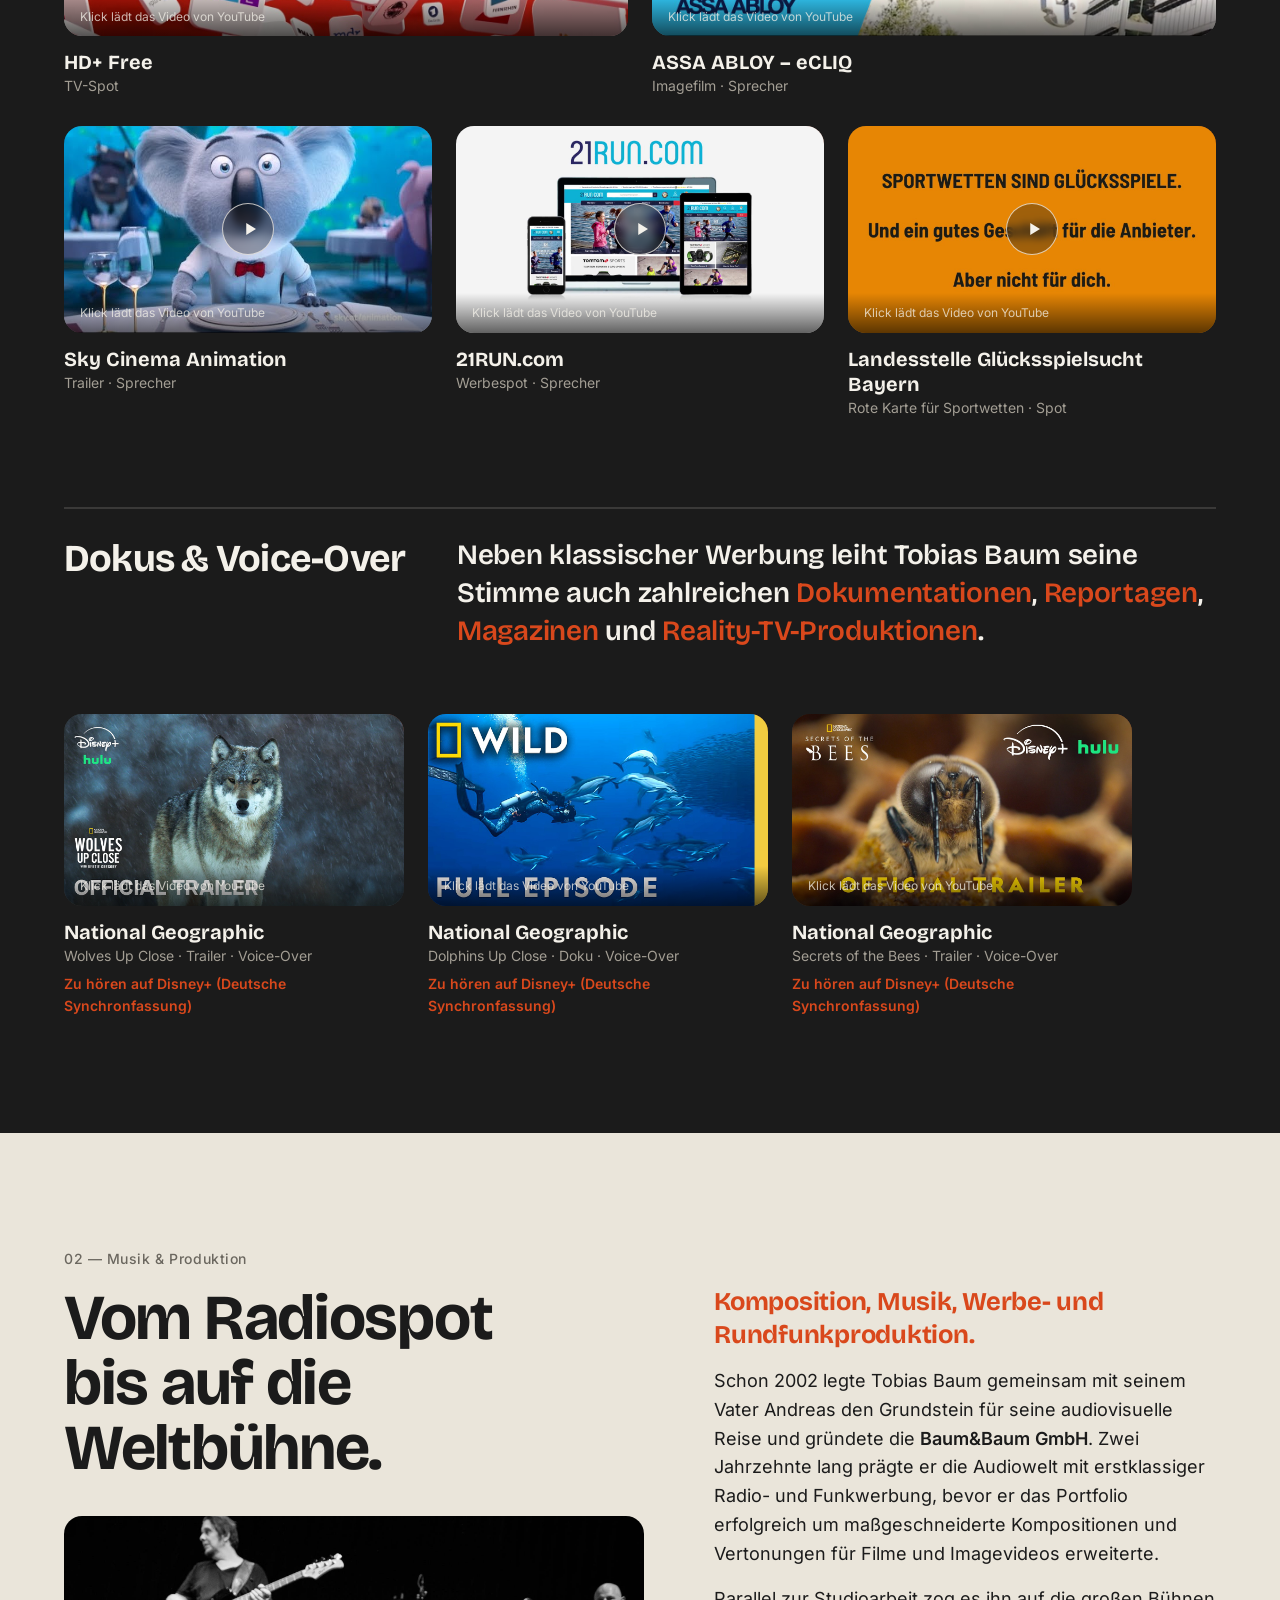
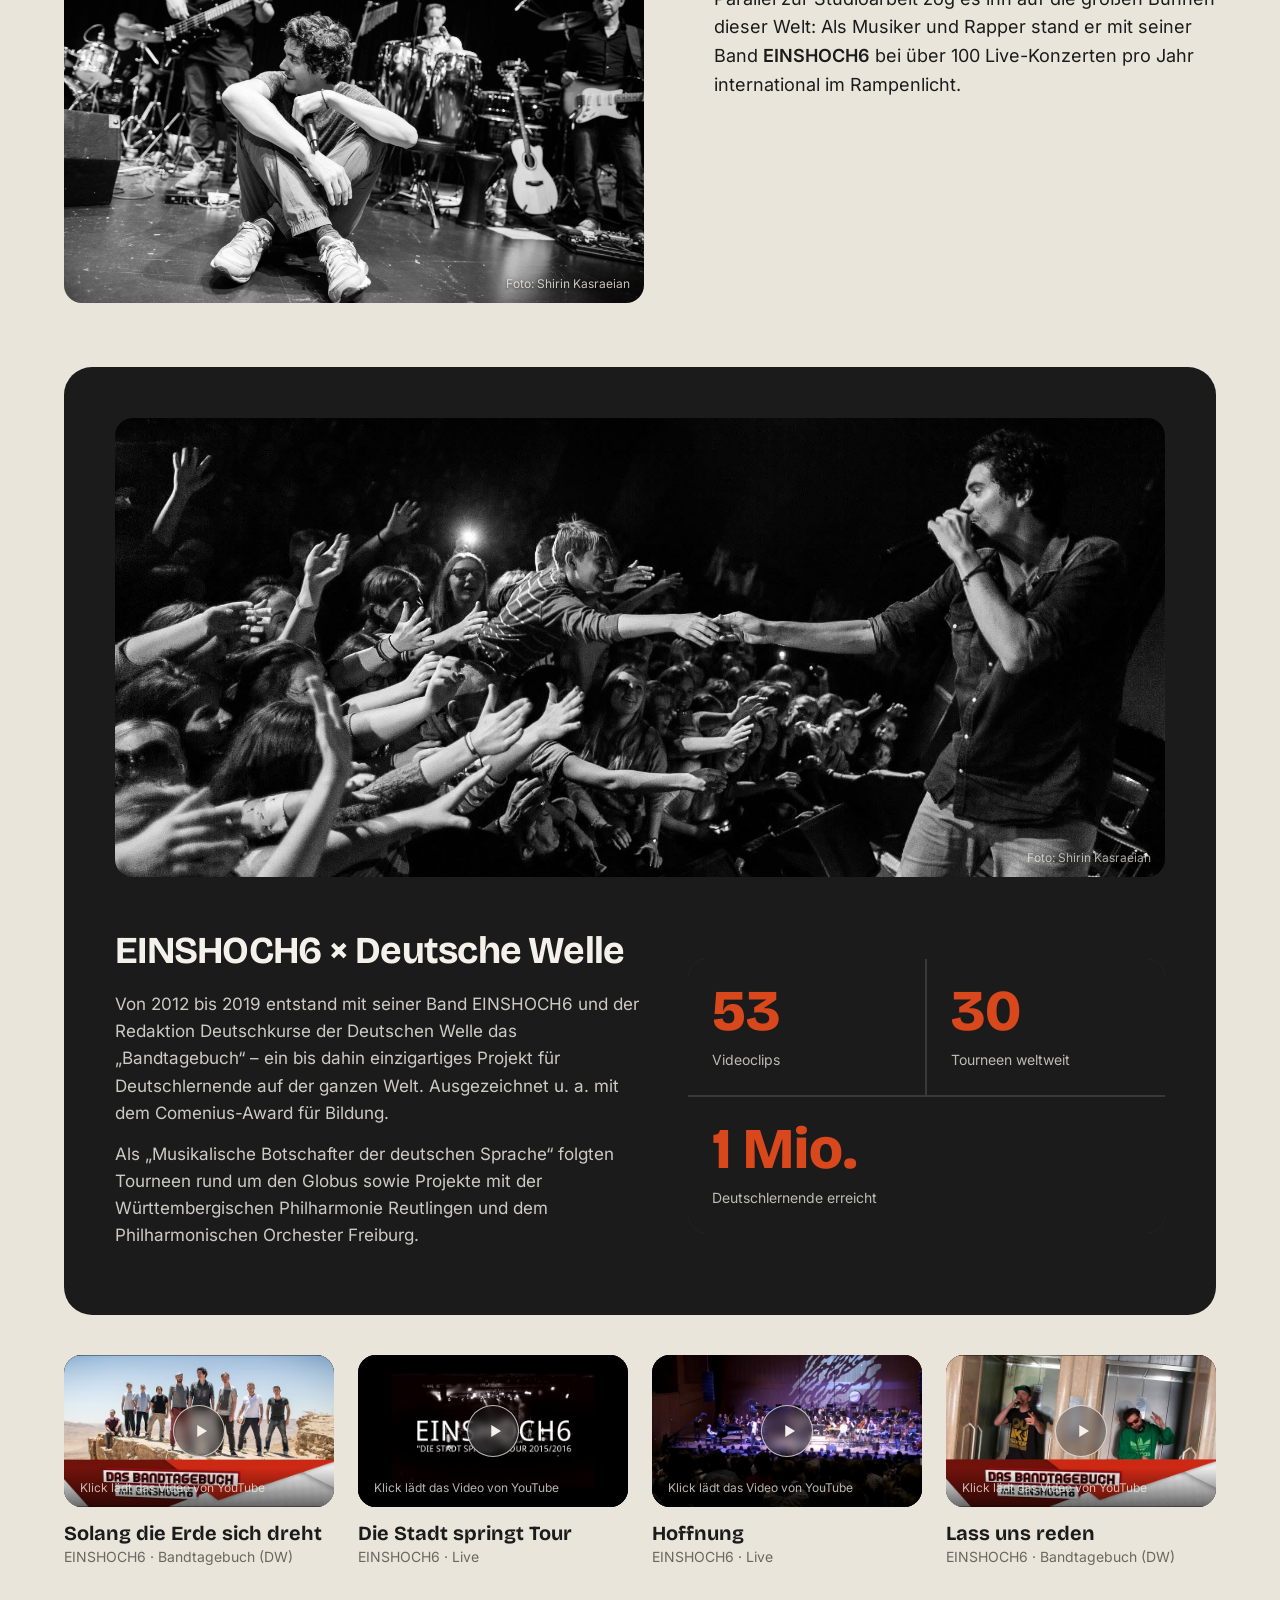
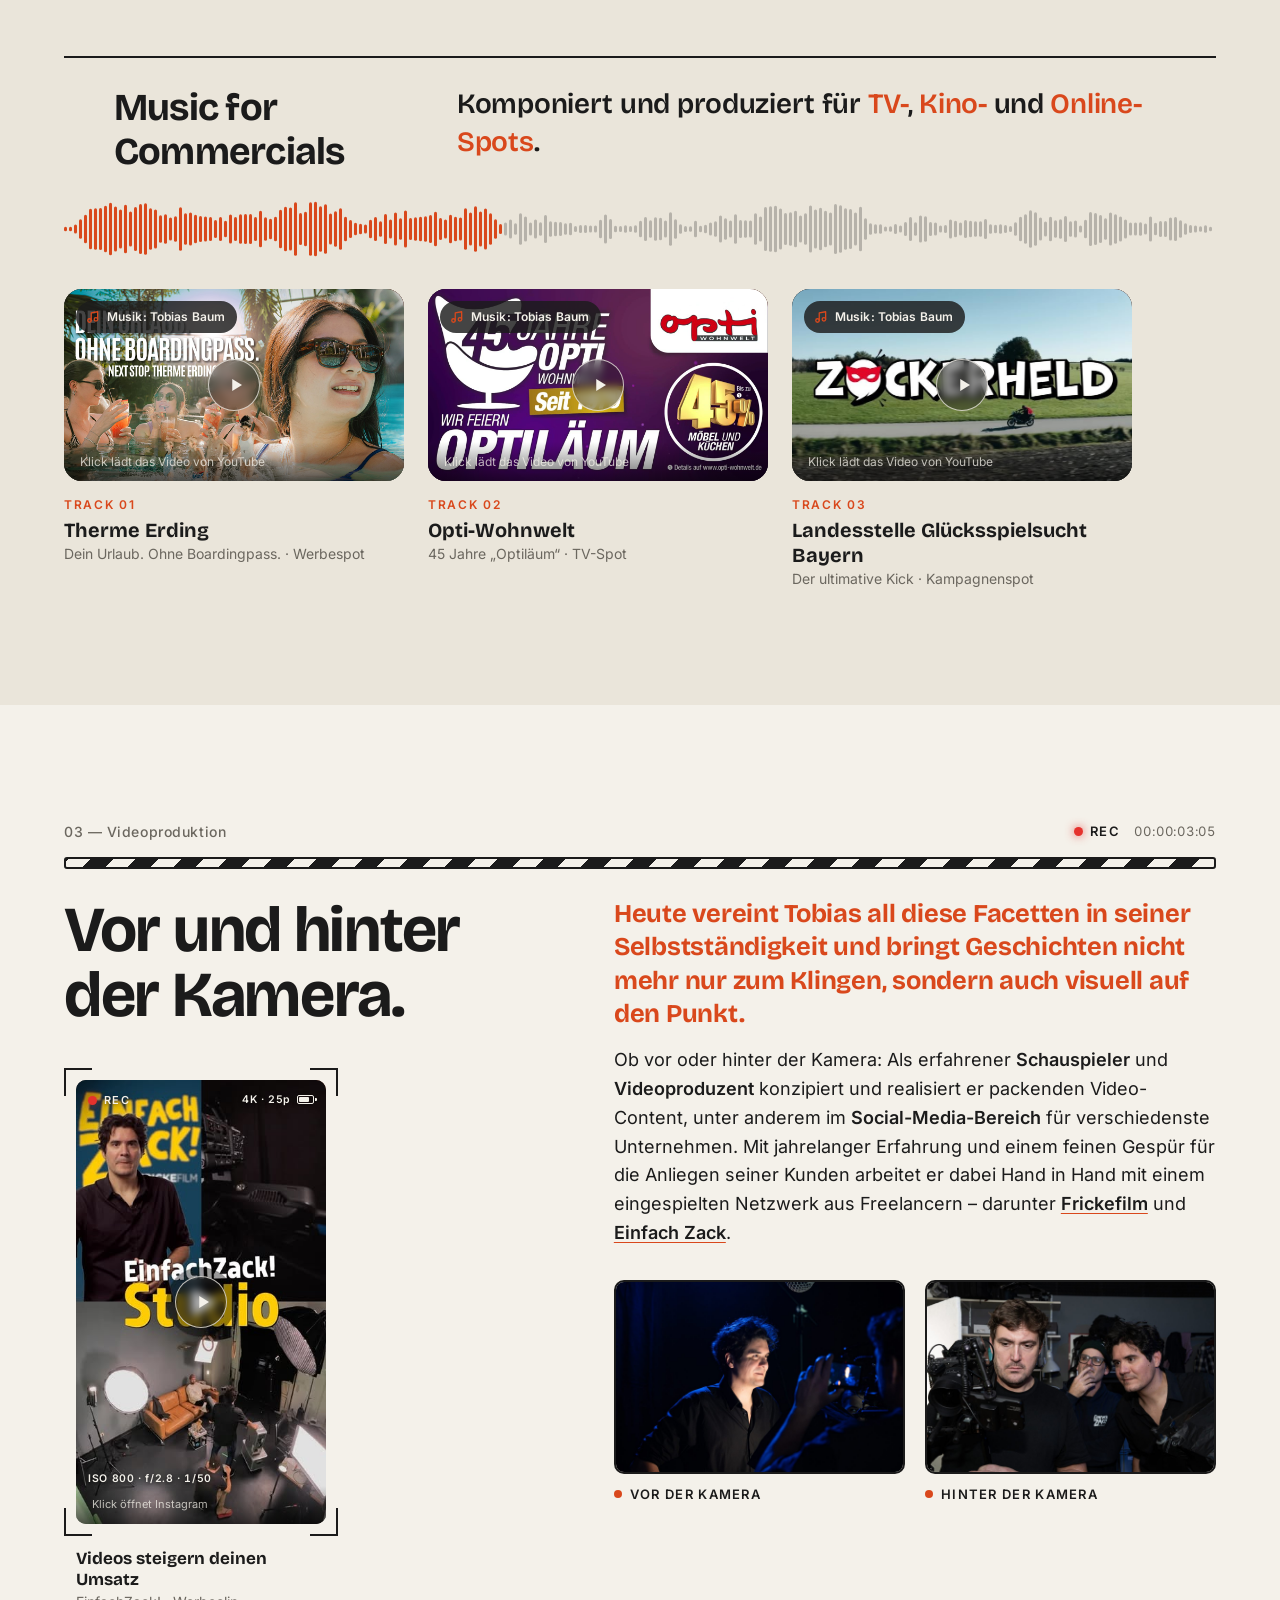
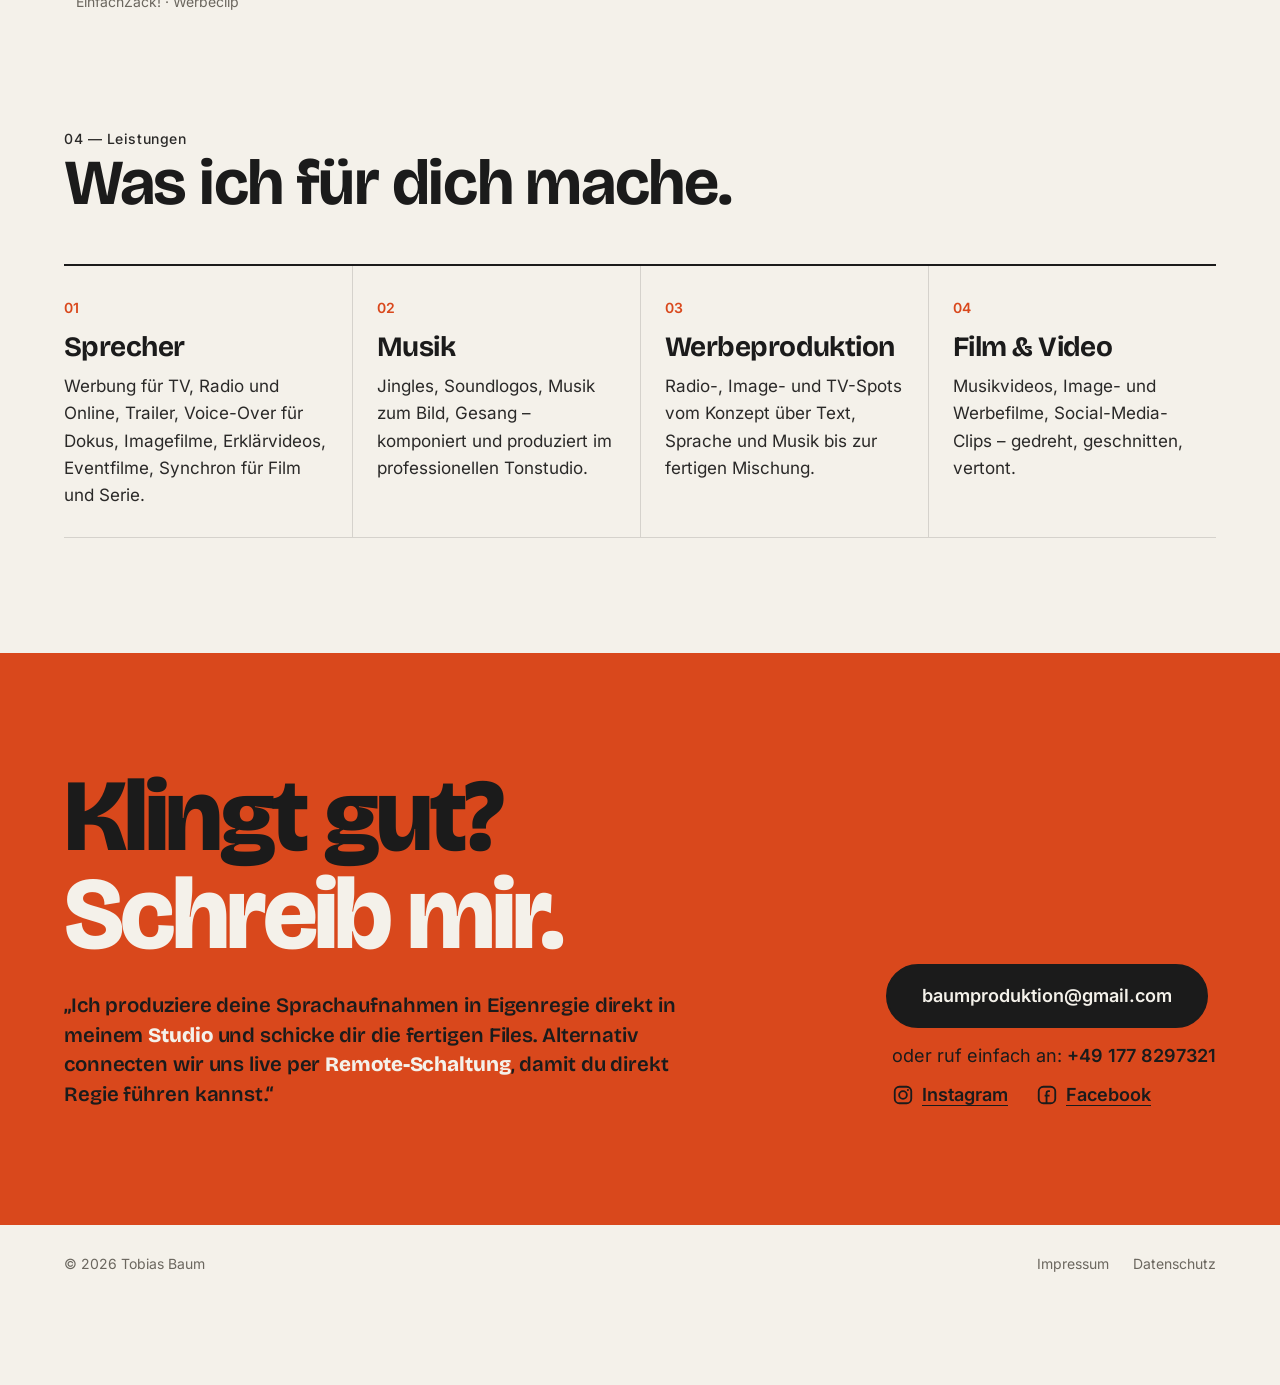
<file: hell/index.html>
<!doctype html>
<html lang="de">
<head>
<meta charset="utf-8">
<meta name="viewport" content="width=device-width, initial-scale=1">
<meta name="robots" content="noindex, nofollow">
<title>Tobias Baum – Sprecher aus München, Musik- & Videoproduzent</title>
<meta name="description" content="Tobias Baum – Sprecher aus München für Werbung, Trailer, Voice-Over und Synchron sowie Produzent für Musik, Werbung und Video. Hörproben, Videos und Kontakt.">
<link rel="preload" href="fonts/bricolage-grotesque-latin.woff2" as="font" type="font/woff2" crossorigin>
<link rel="preload" href="fonts/inter-latin.woff2" as="font" type="font/woff2" crossorigin>
<link rel="stylesheet" href="fonts/fonts.css">
<link rel="stylesheet" href="style.css?v=97">
</head>
<body>

<header class="nav" id="top">
  <div class="wrap nav__inner">
    <a href="#top" class="nav__logo">Tobias Baum<span class="dot"></span></a>
    <button class="nav__toggle" aria-expanded="false" aria-controls="menu" aria-label="Menü öffnen">
      <span></span><span></span>
    </button>
    <nav id="menu" class="nav__menu">
      <a href="#hoerproben">Hörproben</a>
      <a href="#musik">Musik</a>
      <a href="#videoproduktion">Videoproduktion</a>
      <a href="#leistungen">Leistungen</a>
      <a href="#kontakt" class="nav__cta">Kontakt</a>
    </nav>
  </div>
</header>

<main>

  <!-- HERO -->
  <section class="hero wrap">
    <div class="hero__text">
      <p class="eyebrow"><span class="onair">ON AIR</span> Sprecher aus München · seit über 20 Jahren</p>
      <h1>Video.<br>Musik.<br><em>Stimme.</em></h1>
      <p class="lead">Willkommen, ich bin Tobias Baum, Sprecher für Werbung, Trailer, Voice-Over und Synchron sowie Produzent für Musik, Bild und Ton.</p>
      <div class="hero__actions">
        <button class="btn btn--primary" data-play-first>
          <svg viewBox="0 0 24 24" aria-hidden="true"><path d="M7 4l13 8-13 8z"/></svg>
          Jetzt reinhören
        </button>
        <a href="#kontakt" class="btn btn--ghost">Anfrage senden</a>
      </div>
    </div>
    <figure class="hero__photo">
      <img src="bilder/tobias-baum.jpg" alt="Porträt von Tobias Baum" width="1000" height="1333">
      <figcaption>
        <span class="eq" aria-hidden="true"><i></i><i></i><i></i><i></i><i></i></span>
        Werbung · Trailer · Synchron
      </figcaption>
    </figure>
  </section>

  <!-- KUNDEN -->
  <section class="clients" aria-label="Auswahl an Auftraggebern">
    <p class="clients__label wrap">Meine Stimme u. a. für</p>
    <div class="marquee">
      <div class="marquee__track" id="clientTrack"></div>
    </div>
  </section>

  <!-- HÖRPROBEN -->
  <section class="demos" id="hoerproben">
    <div class="wrap">
      <div class="section-head">
        <div>
          <p class="kicker">01 — Hörproben</p>
          <h2>Hör mal rein.</h2>
        </div>
        <div class="chips" role="tablist" aria-label="Hörproben filtern" id="demoFilter"></div>
      </div>
      <ol class="demo-list" id="demoList"></ol>

      <!-- Spots und Dokus gehören seit 10.11. zu den Hörproben (eigene Rubrik „Videos“ entfallen) -->
      <div class="spots" id="spots">
        <div class="subsection__head">
          <h3>Spots mit meiner Stimme</h3>
          <p>Videos werden erst nach deinem Klick von YouTube geladen.</p>
        </div>
        <div class="video-grid" id="videoGrid"></div>
      </div>

      <div class="subsection">
        <div class="vo-intro">
          <h3>Dokus &amp; Voice-Over</h3>
          <p class="vo-intro__lead">Neben klassischer Werbung leiht Tobias Baum seine Stimme auch zahlreichen <em>Dokumentationen</em>, <em>Reportagen</em>, <em>Magazinen</em> und <em>Reality-TV-Produktionen</em>.</p>
        </div>
        <div class="video-grid" id="voiceoverGrid"></div>
      </div>
    </div>
  </section>

  <!-- MUSIK -->
  <section class="music" id="musik">
    <div class="wrap">
      <p class="kicker">02 — Musik & Produktion</p>
      <div class="music__intro">
        <div class="music__head">
          <h2>Vom Radiospot<br>bis auf die Weltbühne.</h2>
          <figure class="music__photo">
            <img src="bilder/einshoch6-buehne.jpg" alt="Tobias Baum sitzt mit Mikrofon auf der Bühne, hinter ihm spielt die Band" width="2000" height="1333" loading="lazy">
            <figcaption>Foto: Shirin Kasraeian</figcaption>
          </figure>
        </div>
        <div class="music__text">
          <p class="music__lead">Komposition, Musik, Werbe- und Rundfunkproduktion.</p>
          <p>Schon 2002 legte Tobias Baum gemeinsam mit seinem Vater Andreas den Grundstein für seine audiovisuelle Reise und gründete die <strong>Baum&amp;Baum GmbH</strong>. Zwei Jahrzehnte lang prägte er die Audiowelt mit erstklassiger Radio- und Funkwerbung, bevor er das Portfolio erfolgreich um maßgeschneiderte Kompositionen und Vertonungen für Filme und Imagevideos erweiterte.</p>
          <p>Parallel zur Studioarbeit zog es ihn auf die großen Bühnen dieser Welt: Als Musiker und Rapper stand er mit seiner Band <strong>EINSHOCH6</strong> bei über 100 Live-Konzerten pro Jahr international im Rampenlicht.</p>
        </div>
      </div>

      <div class="band">
        <figure class="band__photo">
          <img src="bilder/einshoch6-live.jpg" alt="Tobias Baum live mit EINSHOCH6 – Hände aus dem Publikum strecken sich ihm entgegen" width="1774" height="1183" loading="lazy">
          <figcaption>Foto: Shirin Kasraeian</figcaption>
        </figure>
        <div class="band__text">
          <h3>EINSHOCH6 × Deutsche Welle</h3>
          <p>Von 2012 bis 2019 entstand mit seiner Band EINSHOCH6 und der Redaktion Deutschkurse der Deutschen Welle das „Bandtagebuch“ – ein bis dahin einzigartiges Projekt für Deutschlernende auf der ganzen Welt. Ausgezeichnet u. a. mit dem Comenius-Award für Bildung.</p>
          <p>Als „Musikalische Botschafter der deutschen Sprache“ folgten Tourneen rund um den Globus sowie Projekte mit der Württembergischen Philharmonie Reutlingen und dem Philharmonischen Orchester Freiburg.</p>
        </div>
        <dl class="stats">
          <div><dt>53</dt><dd>Videoclips</dd></div>
          <div><dt>30</dt><dd>Tourneen weltweit</dd></div>
          <div><dt>1 Mio.</dt><dd>Deutschlernende erreicht</dd></div>
        </dl>
      </div>

      <div class="video-grid video-grid--dark" id="bandGrid"></div>

      <div class="subsection">
        <div class="mfc-head">
          <h3><span class="eq" aria-hidden="true"><i></i><i></i><i></i><i></i><i></i></span>Music for Commercials</h3>
          <p class="mfc-head__lead">Komponiert und produziert für <em>TV-</em>, <em>Kino-</em> und <em>Online-Spots</em>.</p>
        </div>
        <canvas class="mfc-wave" id="mfcWave" aria-hidden="true"></canvas>
        <div class="video-grid video-grid--music" id="commercialGrid"></div>
      </div>
    </div>
  </section>

  <!-- VIDEOPRODUKTION -->
  <section class="video-pro" id="videoproduktion">
   <div class="wrap">
    <div class="film-bar">
      <p class="kicker">03 — Videoproduktion</p>
      <p class="film-bar__rec" aria-hidden="true"><span class="rec"><i></i>REC</span><span class="timecode" id="timecode">00:00:00:00</span></p>
    </div>
    <div class="video-pro__inner">
      <h2>Vor und hinter<br>der Kamera.</h2>
      <div class="video-pro__text">
        <p class="video-pro__lead">Heute vereint Tobias all diese Facetten in seiner Selbstständigkeit und bringt Geschichten nicht mehr nur zum Klingen, sondern auch visuell auf den Punkt.</p>
        <p>Ob vor oder hinter der Kamera: Als erfahrener <strong>Schauspieler</strong> und <strong>Videoproduzent</strong> konzipiert und realisiert er packenden Video-Content, unter anderem im <strong>Social-Media-Bereich</strong> für verschiedenste Unternehmen. Mit jahrelanger Erfahrung und einem feinen Gespür für die Anliegen seiner Kunden arbeitet er dabei Hand in Hand mit einem eingespielten Netzwerk aus Freelancern – darunter <a href="https://frickefilm.de" target="_blank" rel="noopener">Frickefilm</a> und <a href="https://einfachzack.de" target="_blank" rel="noopener">Einfach Zack</a>.</p>
        <div class="set-photos">
          <figure class="set-photo">
            <img src="bilder/dreh/vor-der-kamera-retusche.jpg" alt="Tobias Baum vor der Kamera, ein Kameramann filmt ihn im blauen Licht" width="1200" height="800" loading="lazy">
            <figcaption>Vor der Kamera</figcaption>
          </figure>
          <figure class="set-photo">
            <img src="bilder/dreh/hinter-der-kamera.jpg" alt="Tobias Baum mit dem Team am Kameramonitor beim Dreh" width="1200" height="800" loading="lazy">
            <figcaption>Hinter der Kamera</figcaption>
          </figure>
        </div>
      </div>
        <!-- Instagram-Reel: nur Link + lokales Standbild, nichts wird von Instagram geladen, bevor jemand klickt -->
        <figure class="video reel">
          <div class="video__frame">
            <a class="video__poster" href="https://www.instagram.com/reel/C8otmmvt7-N/" target="_blank" rel="noopener" aria-label="Video „Videos steigern deinen Umsatz“ auf Instagram ansehen">
              <img src="bilder/videos/instagram-C8otmmvt7-N.jpg" alt="" width="360" height="640" loading="lazy">
              <span class="play"><svg viewBox="0 0 24 24" aria-hidden="true"><path d="M7 4l13 8-13 8z"/></svg></span>
              <span class="rec rec--overlay" aria-hidden="true"><i></i>REC</span>
              <span class="cam cam--tr" aria-hidden="true">4K · 25p <i class="cam__bat"></i></span>
              <span class="cam cam--bl" aria-hidden="true">ISO 800 · f/2.8 · 1/50</span>
              <span class="hint">Klick öffnet Instagram</span>
            </a>
          </div>
          <figcaption>
            <div class="video__title">Videos steigern deinen Umsatz</div>
            <div class="video__meta">EinfachZack! · Werbeclip</div>
          </figcaption>
        </figure>
    </div>
   </div>
  </section>

  <!-- LEISTUNGEN -->
  <section class="services wrap" id="leistungen">
    <p class="kicker">04 — Leistungen</p>
    <h2>Was ich für dich mache.</h2>
    <div class="services__grid">
      <article>
        <span class="num">01</span>
        <h3>Sprecher</h3>
        <p>Werbung für TV, Radio und Online, Trailer, Voice-Over für Dokus, Imagefilme, Erklärvideos, Eventfilme, Synchron für Film und Serie.</p>
      </article>
      <article>
        <span class="num">02</span>
        <h3>Musik</h3>
        <p>Jingles, Soundlogos, Musik zum Bild, Gesang – komponiert und produziert im professionellen Tonstudio.</p>
      </article>
      <article>
        <span class="num">03</span>
        <h3>Werbeproduktion</h3>
        <p>Radio-, Image- und TV-Spots vom Konzept über Text, Sprache und Musik bis zur fertigen Mischung.</p>
      </article>
      <article>
        <span class="num">04</span>
        <h3>Film &amp; Video</h3>
        <p>Musikvideos, Image- und Werbefilme, Social-Media-Clips – gedreht, geschnitten, vertont.</p>      </article>
    </div>
  </section>

  <!-- KONTAKT -->
  <section class="contact" id="kontakt">
    <div class="wrap contact__inner">
      <div class="contact__head">
        <h2>Klingt gut?<br><em>Schreib mir.</em></h2>
        <blockquote class="contact__quote">
          <p>„Ich produziere deine Sprachaufnahmen in Eigenregie direkt in meinem <strong>Studio</strong> und schicke dir die fertigen Files. Alternativ connecten wir uns live per <strong>Remote-Schaltung</strong>, damit du direkt Regie führen kannst.“</p>
        </blockquote>
      </div>
      <div class="contact__links">
        <a href="mailto:baumproduktion@gmail.com" class="btn btn--primary btn--big">baumproduktion@gmail.com</a>
        <p class="contact__phone">oder ruf einfach an: <a href="tel:+491778297321">+49&nbsp;177&nbsp;8297321</a></p>
        <p class="contact__phone contact__social">
          <a href="https://www.instagram.com/tobiasbaum82/" target="_blank" rel="noopener">
            <svg viewBox="0 0 24 24" aria-hidden="true"><rect x="3" y="3" width="18" height="18" rx="5"/><circle cx="12" cy="12" r="4.2"/><circle cx="17.4" cy="6.6" r="1.1" class="fill"/></svg>
            Instagram
          </a>
          <a href="https://www.facebook.com/tobias.baum" target="_blank" rel="noopener">
            <svg viewBox="0 0 24 24" aria-hidden="true"><rect x="3" y="3" width="18" height="18" rx="5"/><path d="M15.2 7.8h-1.6c-1.3 0-2.1.8-2.1 2.2V21M9.4 12.6h5.4"/></svg>
            Facebook
          </a>
        </p>
      </div>
    </div>
  </section>

</main>

<footer class="footer wrap">
  <span>© <span id="year"></span> Tobias Baum</span>
  <nav><a href="impressum.html">Impressum</a><a href="datenschutz.html">Datenschutz</a></nav>
</footer>

<!-- Mini-Player (erscheint beim Abspielen) -->
<div class="mini" id="mini" hidden>
  <button class="mini__btn" id="miniBtn" aria-label="Pause">
    <svg class="i-play" viewBox="0 0 24 24" aria-hidden="true"><path d="M7 4l13 8-13 8z"/></svg>
    <svg class="i-pause" viewBox="0 0 24 24" aria-hidden="true"><path d="M6 4h4v16H6zM14 4h4v16h-4z"/></svg>
  </button>
  <div class="mini__info">
    <strong id="miniTitle"></strong>
    <span id="miniTime">0:00</span>
  </div>
  <button class="mini__close" id="miniClose" aria-label="Player schließen">×</button>
  <div class="mini__bar"><span id="miniProg"></span></div>
</div>

<script src="main.js?v=93"></script>
</body>
</html>
</file>
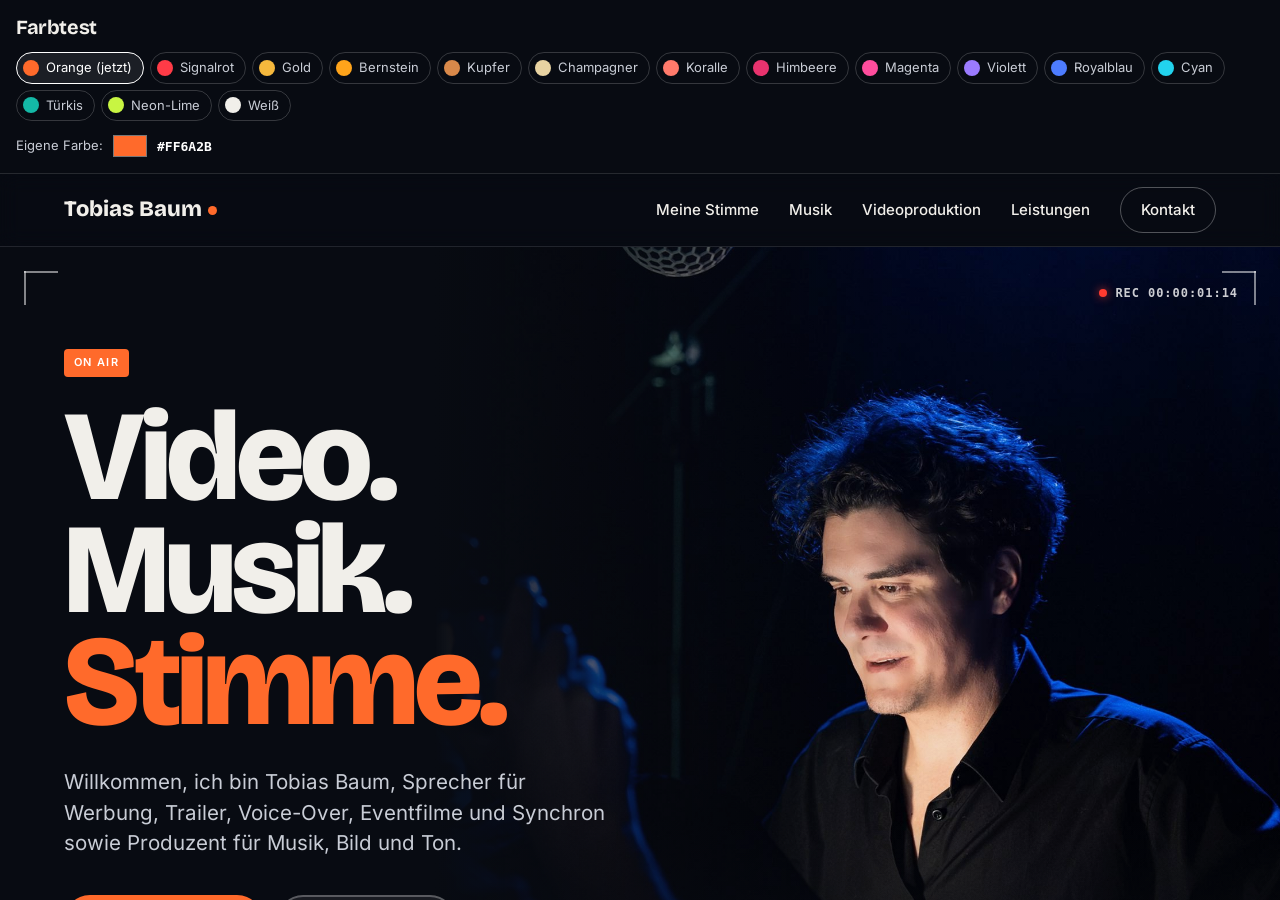
<file: farben.html>
<!doctype html>
<html lang="de">
<head>
<meta charset="utf-8">
<meta name="viewport" content="width=device-width, initial-scale=1">
<meta name="robots" content="noindex, nofollow">
<title>Tobias Baum – Farbtest</title>
<link rel="stylesheet" href="dunkel/fonts/fonts.css?v=4">
<style>
  * { box-sizing: border-box; margin: 0; }
  html, body { height: 100%; }
  body { display: flex; flex-direction: column; background: #080B12; color: #F1EFEA; font: 15px/1.5 Inter, system-ui, sans-serif; }
  header { display: flex; flex-wrap: wrap; align-items: center; gap: 10px 18px; padding: 12px 16px; border-bottom: 1px solid rgba(255,255,255,.12); }
  h1 { font-family: "Bricolage Grotesque", sans-serif; font-size: 20px; letter-spacing: -.02em; margin-right: 6px; }
  .sw { display: flex; flex-wrap: wrap; gap: 6px; }
  .sw button { display: inline-flex; align-items: center; gap: 7px; padding: 5px 11px 5px 6px; border-radius: 999px; border: 1px solid rgba(255,255,255,.18); background: transparent; color: #C9CDD6; font: inherit; font-size: 13px; cursor: pointer; }
  .sw button i { width: 16px; height: 16px; border-radius: 50%; }
  .sw button:hover, .sw button[aria-pressed="true"] { border-color: #fff; color: #fff; background: rgba(255,255,255,.08); }
  label.pick { display: inline-flex; align-items: center; gap: 8px; font-size: 13px; color: #C9CDD6; }
  input[type=color] { width: 38px; height: 30px; border: 0; padding: 0; background: none; cursor: pointer; }
  .code { font: 600 13px ui-monospace, Consolas, monospace; color: #fff; }
  iframe { flex: 1; width: 100%; border: 0; background: #080B12; }
</style>
</head>
<body>
<header>
  <h1>Farbtest</h1>
  <div class="sw" id="sw"></div>
  <label class="pick">Eigene Farbe: <input type="color" id="pick" value="#ff6a2b"> <span class="code" id="code">#FF6A2B</span></label>
</header>
<iframe id="page" title="Homepage in der gewählten Farbe" src="dunkel/"></iframe>
<script>
  const COLORS = [
    ["Orange (jetzt)", "FF6A2B"], ["Signalrot", "FF3B47"], ["Gold", "F5B83D"], ["Bernstein", "FFA41B"], ["Kupfer", "D9894A"],
    ["Champagner", "E8D3A2"], ["Koralle", "FF7A6B"], ["Himbeere", "E8336E"], ["Magenta", "FF4D9D"], ["Violett", "9B7BFF"],
    ["Royalblau", "4D7CFF"], ["Cyan", "22D3EE"], ["Türkis", "14B8A6"], ["Neon-Lime", "C8F542"], ["Weiß", "F1EFEA"]
  ];
  const sw = document.getElementById("sw"), page = document.getElementById("page"), pick = document.getElementById("pick"), code = document.getElementById("code");
  function show(hex) {
    hex = hex.replace("#", "").toUpperCase();
    // Scrollposition beibehalten
    let y = 0; try { y = page.contentWindow.scrollY; } catch (e) {}
    page.src = "dunkel/?akzent=" + hex;
    page.onload = () => { try { page.contentWindow.scrollTo(0, y); } catch (e) {} };
    pick.value = "#" + hex.toLowerCase(); code.textContent = "#" + hex;
    [...sw.children].forEach(b => b.setAttribute("aria-pressed", b.dataset.hex === hex));
    history.replaceState(null, "", "?akzent=" + hex);
  }
  COLORS.forEach(([name, hex]) => {
    const b = document.createElement("button"); b.type = "button"; b.dataset.hex = hex;
    b.innerHTML = `<i style="background:#${hex}"></i>${name}`; b.onclick = () => show(hex); sw.appendChild(b);
  });
  pick.addEventListener("change", () => show(pick.value));
  const start = (location.search.match(/akzent=([0-9a-fA-F]{6})/) || [])[1] || "FF6A2B";
  show(start);
</script>
</body>
</html>
</file>
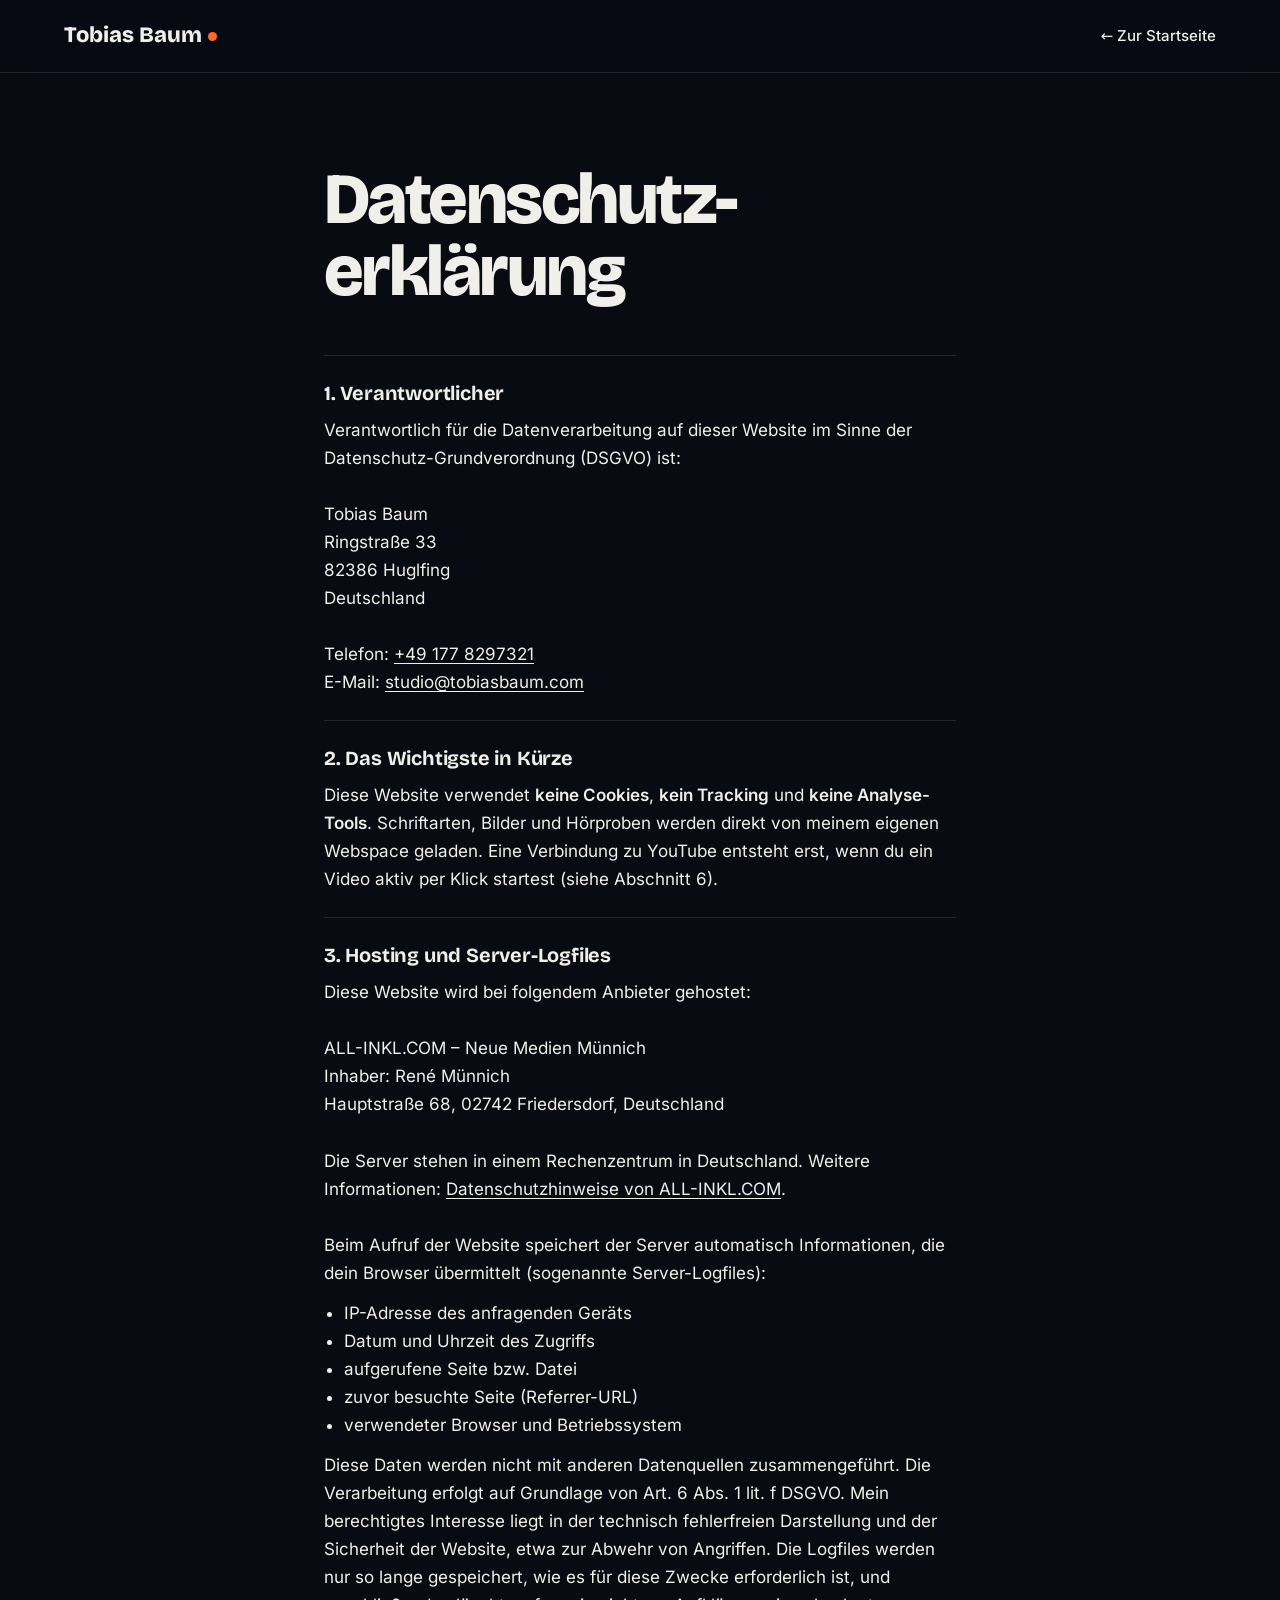
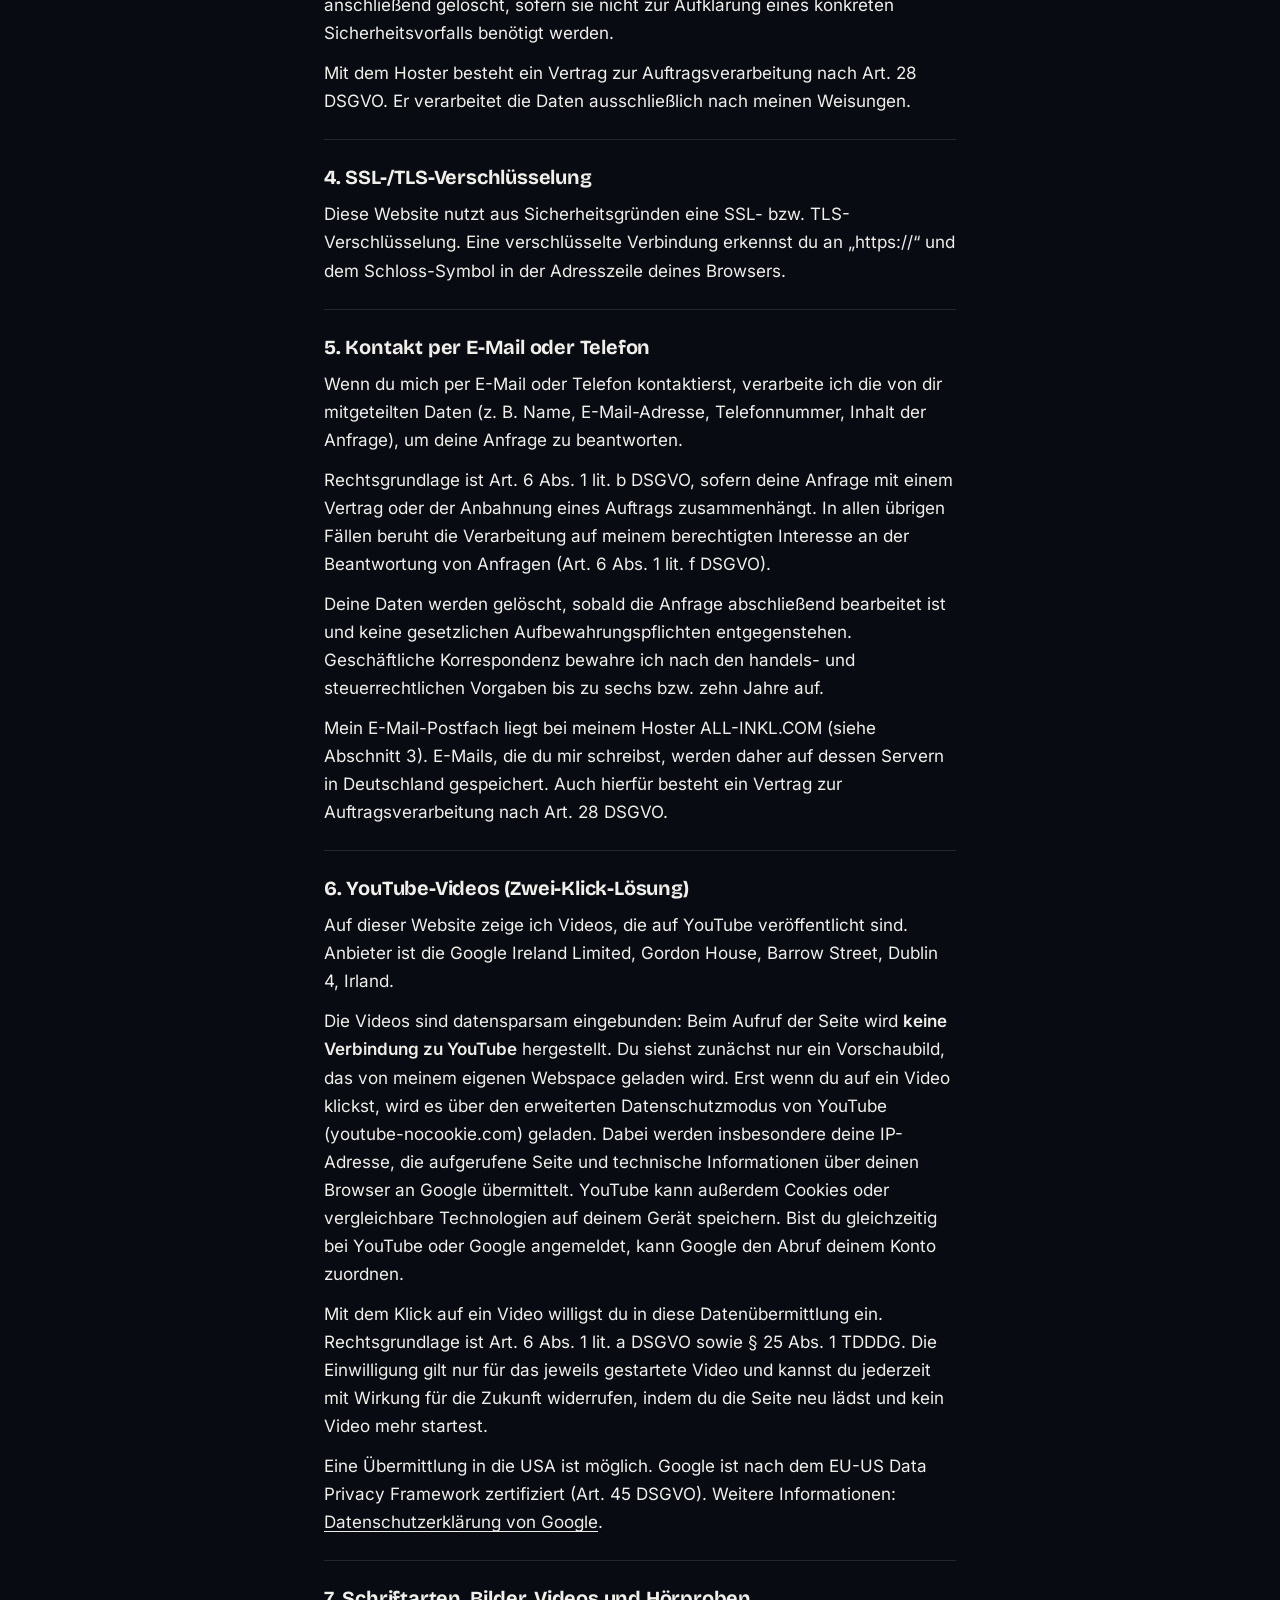
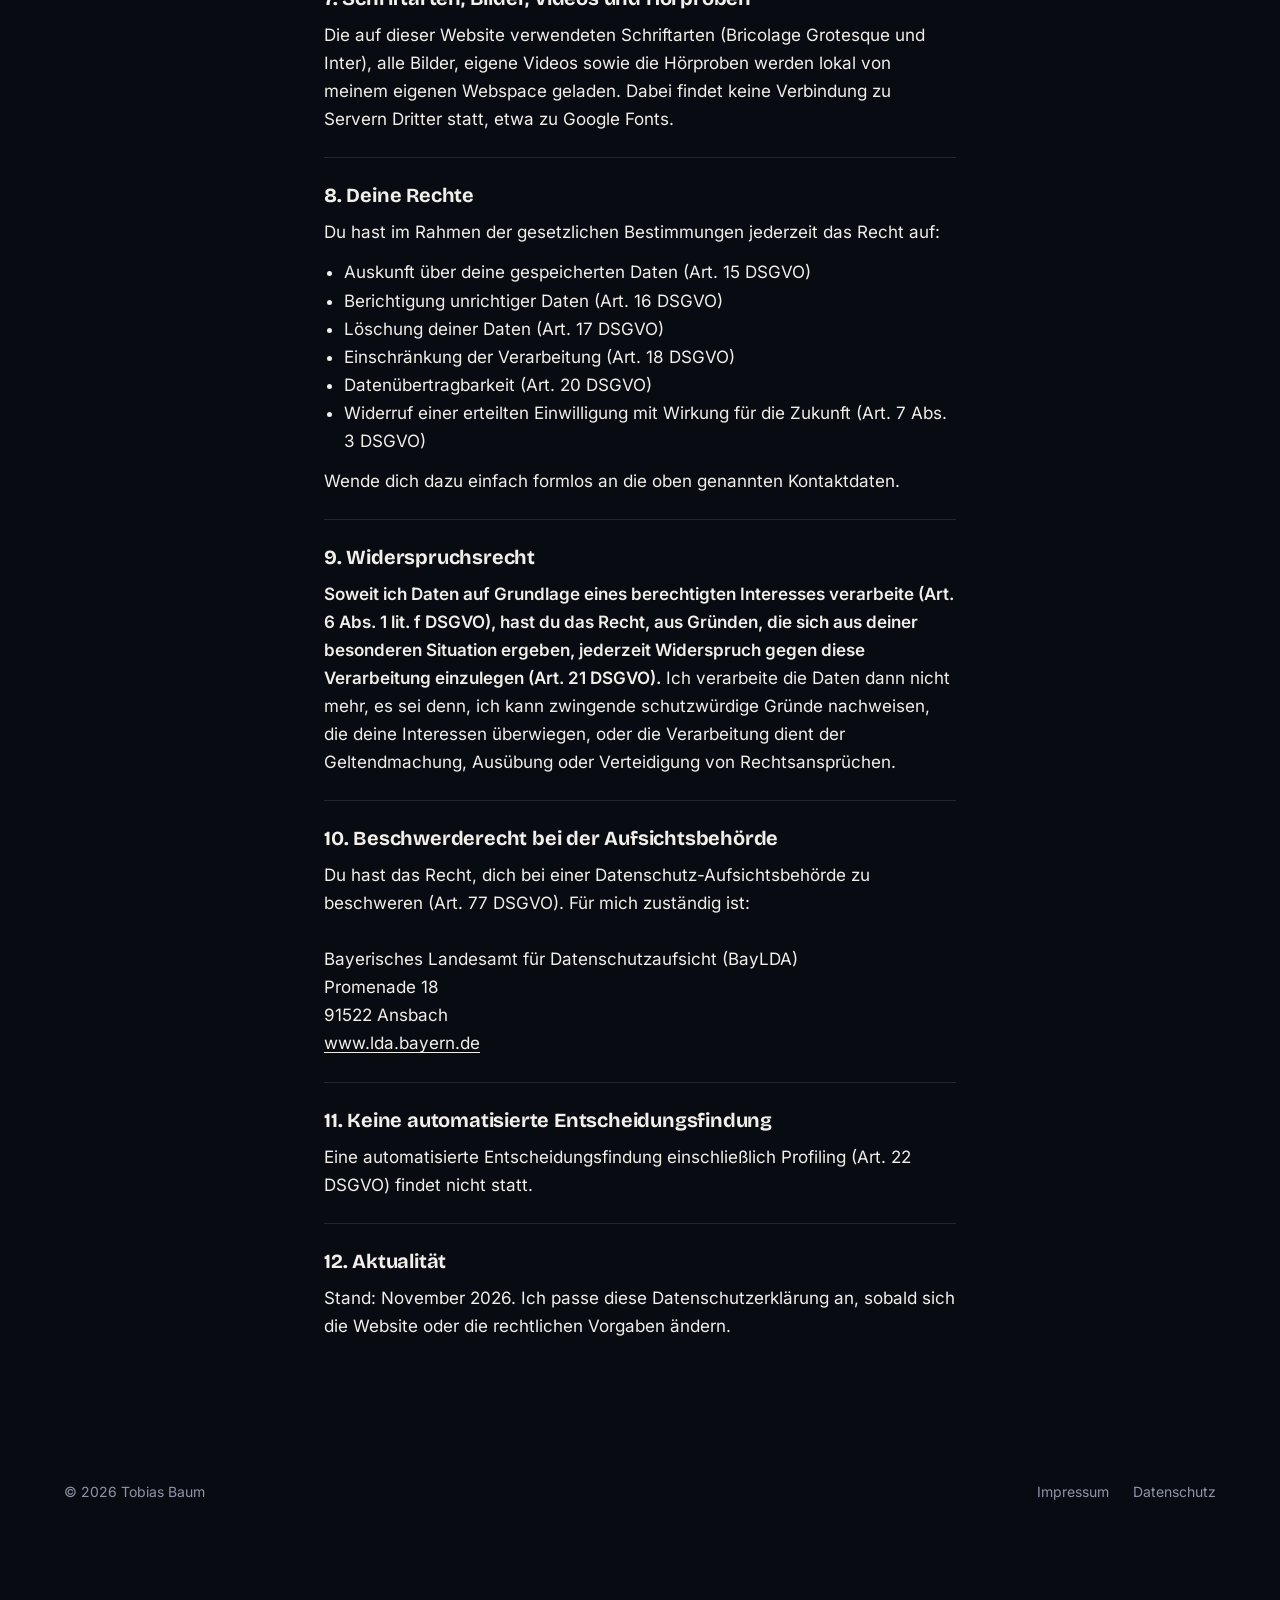
<file: dunkel/datenschutz.html>
<!doctype html>
<html lang="de">
<head>
<meta charset="utf-8">
<meta name="viewport" content="width=device-width, initial-scale=1">
<title>Datenschutz – Tobias Baum</title>
<meta name="robots" content="noindex, nofollow">
<link rel="stylesheet" href="fonts/fonts.css?v=4">
<link rel="stylesheet" href="style.css?v=116">
<link rel="icon" href="bilder/logo/favicon.ico" sizes="any">
<link rel="icon" type="image/png" sizes="32x32" href="bilder/logo/favicon-32.png">
<link rel="apple-touch-icon" href="bilder/logo/apple-touch-icon.png">
</head>
<body>

<header class="nav">
  <div class="wrap nav__inner">
    <a href="index.html" class="nav__logo">Tobias Baum<span class="dot"></span></a>
    <a href="index.html" class="legal__back">← Zur Startseite</a>
  </div>
</header>

<main class="legal wrap">
  <h1>Datenschutz&shy;erklärung</h1>

  <section>
    <h2>1. Verantwortlicher</h2>
    <p>
      Verantwortlich für die Datenverarbeitung auf dieser Website im Sinne der Datenschutz-Grundverordnung (DSGVO) ist:<br><br>
      Tobias Baum<br>
      Ringstraße 33<br>
      82386 Huglfing<br>
      Deutschland<br><br>
      Telefon: <a href="tel:+491778297321">+49&nbsp;177&nbsp;8297321</a><br>
      E-Mail: <a href="mailto:studio@tobiasbaum.com">studio@tobiasbaum.com</a>
    </p>
  </section>

  <section>
    <h2>2. Das Wichtigste in Kürze</h2>
    <p>Diese Website verwendet <strong>keine Cookies</strong>, <strong>kein Tracking</strong> und <strong>keine Analyse-Tools</strong>. Schriftarten, Bilder und Hörproben werden direkt von meinem eigenen Webspace geladen. Eine Verbindung zu YouTube entsteht erst, wenn du ein Video aktiv per Klick startest (siehe Abschnitt 6).</p>
  </section>

  <section>
    <h2>3. Hosting und Server-Logfiles</h2>
    <p>Diese Website wird bei folgendem Anbieter gehostet:<br><br>
      ALL-INKL.COM – Neue Medien Münnich<br>
      Inhaber: René Münnich<br>
      Hauptstraße 68, 02742 Friedersdorf, Deutschland<br><br>
      Die Server stehen in einem Rechenzentrum in Deutschland. Weitere Informationen: <a href="https://all-inkl.com/datenschutzinformationen/" target="_blank" rel="noopener">Datenschutzhinweise von ALL-INKL.COM</a>.<br><br>
      Beim Aufruf der Website speichert der Server automatisch Informationen, die dein Browser übermittelt (sogenannte Server-Logfiles):</p>
    <ul>
      <li>IP-Adresse des anfragenden Geräts</li>
      <li>Datum und Uhrzeit des Zugriffs</li>
      <li>aufgerufene Seite bzw. Datei</li>
      <li>zuvor besuchte Seite (Referrer-URL)</li>
      <li>verwendeter Browser und Betriebssystem</li>
    </ul>
    <p>Diese Daten werden nicht mit anderen Datenquellen zusammengeführt. Die Verarbeitung erfolgt auf Grundlage von Art. 6 Abs. 1 lit. f DSGVO. Mein berechtigtes Interesse liegt in der technisch fehlerfreien Darstellung und der Sicherheit der Website, etwa zur Abwehr von Angriffen. Die Logfiles werden nur so lange gespeichert, wie es für diese Zwecke erforderlich ist, und anschließend gelöscht, sofern sie nicht zur Aufklärung eines konkreten Sicherheitsvorfalls benötigt werden.</p>
    <!-- TODO nach Freischaltung: im KAS die Logfile-Einstellungen prüfen (Speicherdauer / IP-Anonymisierung) und hier ggf. konkrete Frist eintragen -->

    <p>Mit dem Hoster besteht ein Vertrag zur Auftragsverarbeitung nach Art. 28 DSGVO. Er verarbeitet die Daten ausschließlich nach meinen Weisungen.</p>
  </section>

  <section>
    <h2>4. SSL-/TLS-Verschlüsselung</h2>
    <p>Diese Website nutzt aus Sicherheitsgründen eine SSL- bzw. TLS-Verschlüsselung. Eine verschlüsselte Verbindung erkennst du an „https://“ und dem Schloss-Symbol in der Adresszeile deines Browsers.</p>
  </section>

  <section>
    <h2>5. Kontakt per E-Mail oder Telefon</h2>
    <p>Wenn du mich per E-Mail oder Telefon kontaktierst, verarbeite ich die von dir mitgeteilten Daten (z. B. Name, E-Mail-Adresse, Telefonnummer, Inhalt der Anfrage), um deine Anfrage zu beantworten.</p>
    <p>Rechtsgrundlage ist Art. 6 Abs. 1 lit. b DSGVO, sofern deine Anfrage mit einem Vertrag oder der Anbahnung eines Auftrags zusammenhängt. In allen übrigen Fällen beruht die Verarbeitung auf meinem berechtigten Interesse an der Beantwortung von Anfragen (Art. 6 Abs. 1 lit. f DSGVO).</p>
    <p>Deine Daten werden gelöscht, sobald die Anfrage abschließend bearbeitet ist und keine gesetzlichen Aufbewahrungspflichten entgegenstehen. Geschäftliche Korrespondenz bewahre ich nach den handels- und steuerrechtlichen Vorgaben bis zu sechs bzw. zehn Jahre auf.</p>
    <p>Mein E-Mail-Postfach liegt bei meinem Hoster ALL-INKL.COM (siehe Abschnitt 3). E-Mails, die du mir schreibst, werden daher auf dessen Servern in Deutschland gespeichert. Auch hierfür besteht ein Vertrag zur Auftragsverarbeitung nach Art. 28 DSGVO.</p>
  </section>

  <section>
    <h2>6. YouTube-Videos (Zwei-Klick-Lösung)</h2>
    <p>Auf dieser Website zeige ich Videos, die auf YouTube veröffentlicht sind. Anbieter ist die Google Ireland Limited, Gordon House, Barrow Street, Dublin 4, Irland.</p>
    <p>Die Videos sind datensparsam eingebunden: Beim Aufruf der Seite wird <strong>keine Verbindung zu YouTube</strong> hergestellt. Du siehst zunächst nur ein Vorschaubild, das von meinem eigenen Webspace geladen wird. Erst wenn du auf ein Video klickst, wird es über den erweiterten Datenschutzmodus von YouTube (youtube-nocookie.com) geladen. Dabei werden insbesondere deine IP-Adresse, die aufgerufene Seite und technische Informationen über deinen Browser an Google übermittelt. YouTube kann außerdem Cookies oder vergleichbare Technologien auf deinem Gerät speichern. Bist du gleichzeitig bei YouTube oder Google angemeldet, kann Google den Abruf deinem Konto zuordnen.</p>
    <p>Mit dem Klick auf ein Video willigst du in diese Datenübermittlung ein. Rechtsgrundlage ist Art. 6 Abs. 1 lit. a DSGVO sowie § 25 Abs. 1 TDDDG. Die Einwilligung gilt nur für das jeweils gestartete Video und kannst du jederzeit mit Wirkung für die Zukunft widerrufen, indem du die Seite neu lädst und kein Video mehr startest.</p>
    <p>Eine Übermittlung in die USA ist möglich. Google ist nach dem EU-US Data Privacy Framework zertifiziert (Art. 45 DSGVO). Weitere Informationen: <a href="https://policies.google.com/privacy?hl=de" target="_blank" rel="noopener">Datenschutzerklärung von Google</a>.</p>
  </section>

  <section>
    <h2>7. Schriftarten, Bilder, Videos und Hörproben</h2>
    <p>Die auf dieser Website verwendeten Schriftarten (Bricolage Grotesque und Inter), alle Bilder, eigene Videos sowie die Hörproben werden lokal von meinem eigenen Webspace geladen. Dabei findet keine Verbindung zu Servern Dritter statt, etwa zu Google Fonts.</p>
  </section>

  <section>
    <h2>8. Deine Rechte</h2>
    <p>Du hast im Rahmen der gesetzlichen Bestimmungen jederzeit das Recht auf:</p>
    <ul>
      <li>Auskunft über deine gespeicherten Daten (Art. 15 DSGVO)</li>
      <li>Berichtigung unrichtiger Daten (Art. 16 DSGVO)</li>
      <li>Löschung deiner Daten (Art. 17 DSGVO)</li>
      <li>Einschränkung der Verarbeitung (Art. 18 DSGVO)</li>
      <li>Datenübertragbarkeit (Art. 20 DSGVO)</li>
      <li>Widerruf einer erteilten Einwilligung mit Wirkung für die Zukunft (Art. 7 Abs. 3 DSGVO)</li>
    </ul>
    <p>Wende dich dazu einfach formlos an die oben genannten Kontaktdaten.</p>
  </section>

  <section>
    <h2>9. Widerspruchsrecht</h2>
    <p><strong>Soweit ich Daten auf Grundlage eines berechtigten Interesses verarbeite (Art. 6 Abs. 1 lit. f DSGVO), hast du das Recht, aus Gründen, die sich aus deiner besonderen Situation ergeben, jederzeit Widerspruch gegen diese Verarbeitung einzulegen (Art. 21 DSGVO).</strong> Ich verarbeite die Daten dann nicht mehr, es sei denn, ich kann zwingende schutzwürdige Gründe nachweisen, die deine Interessen überwiegen, oder die Verarbeitung dient der Geltendmachung, Ausübung oder Verteidigung von Rechtsansprüchen.</p>
  </section>

  <section>
    <h2>10. Beschwerderecht bei der Aufsichtsbehörde</h2>
    <p>Du hast das Recht, dich bei einer Datenschutz-Aufsichtsbehörde zu beschweren (Art. 77 DSGVO). Für mich zuständig ist:<br><br>
      Bayerisches Landesamt für Datenschutzaufsicht (BayLDA)<br>
      Promenade 18<br>
      91522 Ansbach<br>
      <a href="https://www.lda.bayern.de" target="_blank" rel="noopener">www.lda.bayern.de</a>
    </p>
  </section>

  <section>
    <h2>11. Keine automatisierte Entscheidungsfindung</h2>
    <p>Eine automatisierte Entscheidungsfindung einschließlich Profiling (Art. 22 DSGVO) findet nicht statt.</p>
  </section>

  <section>
    <h2>12. Aktualität</h2>
    <p>Stand: November 2026. Ich passe diese Datenschutzerklärung an, sobald sich die Website oder die rechtlichen Vorgaben ändern.</p>
  </section>
</main>

<footer class="footer wrap">
  <span>© <span id="year">2026</span> Tobias Baum</span>
  <nav><a href="impressum.html">Impressum</a><a href="datenschutz.html" aria-current="page">Datenschutz</a></nav>
</footer>

<script>document.getElementById("year").textContent = new Date().getFullYear();</script>
</body>
</html>
</file>
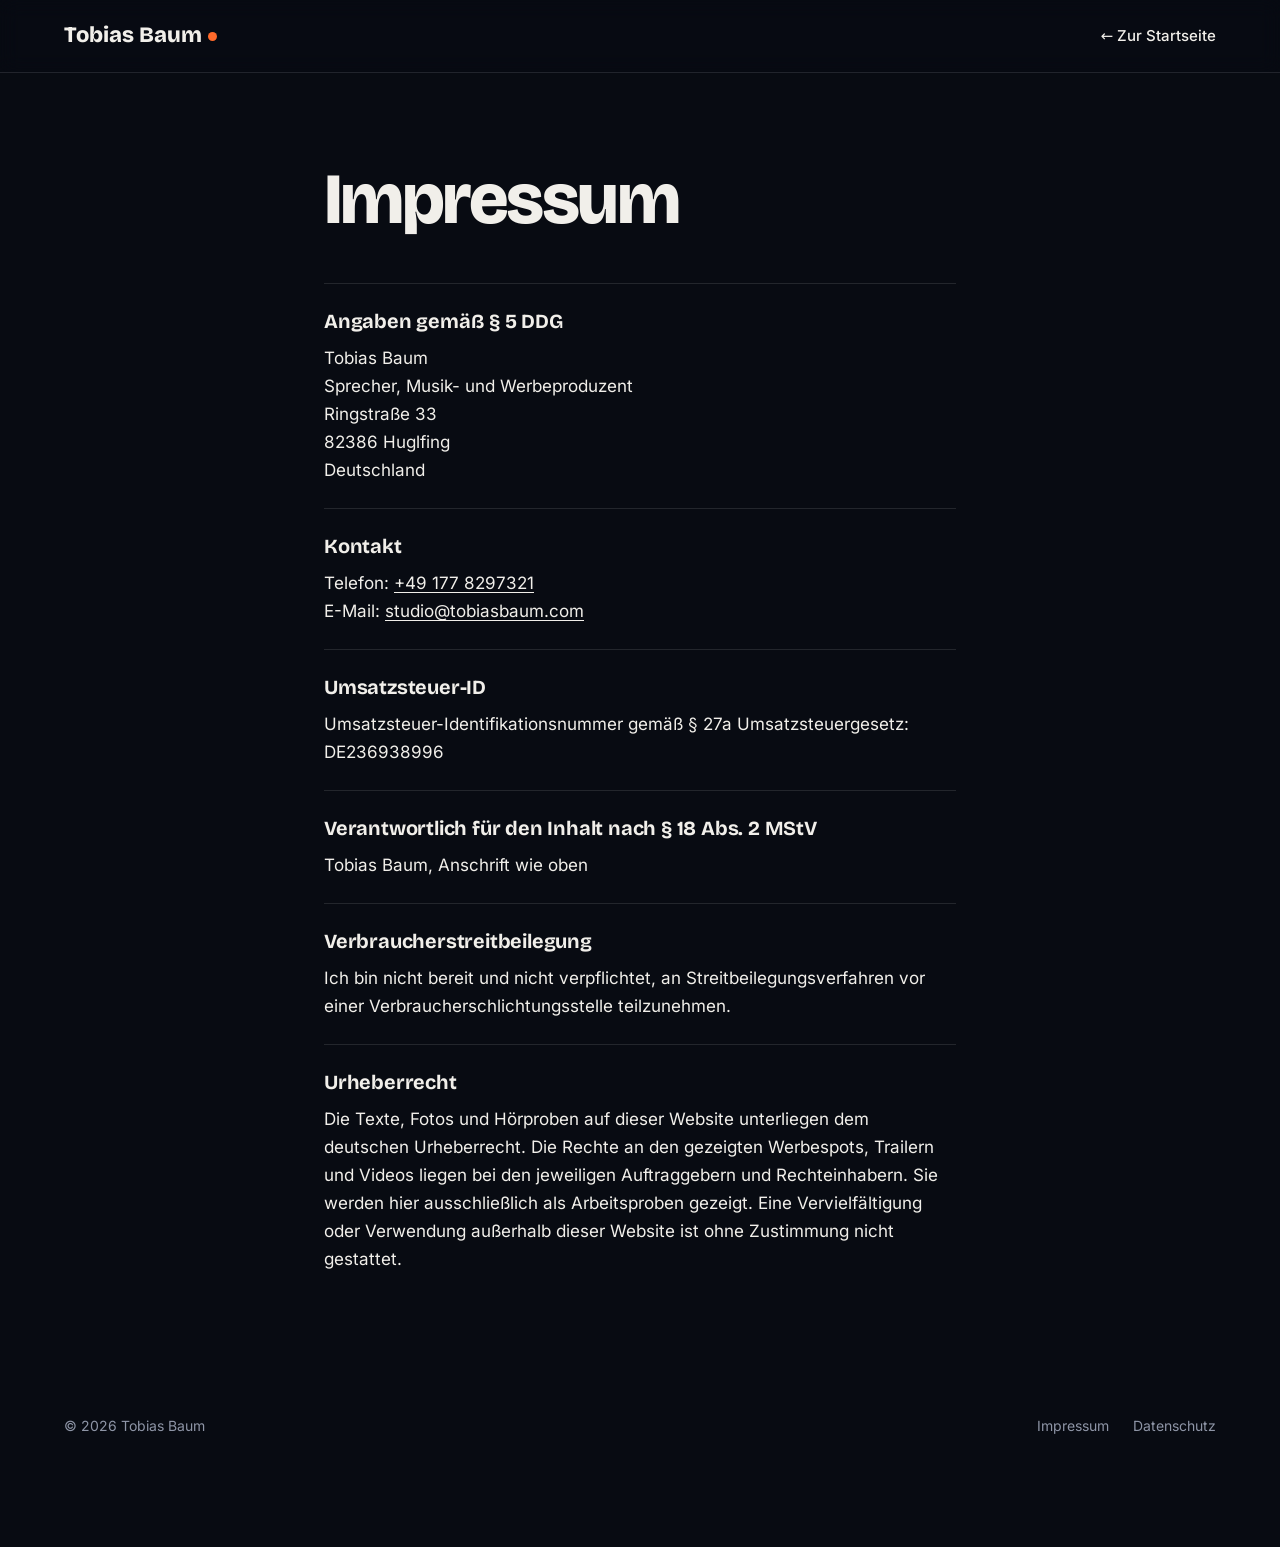
<file: dunkel/impressum.html>
<!doctype html>
<html lang="de">
<head>
<meta charset="utf-8">
<meta name="viewport" content="width=device-width, initial-scale=1">
<title>Impressum – Tobias Baum</title>
<meta name="robots" content="noindex, nofollow">
<link rel="stylesheet" href="fonts/fonts.css?v=4">
<link rel="stylesheet" href="style.css?v=116">
<link rel="icon" href="bilder/logo/favicon.ico" sizes="any">
<link rel="icon" type="image/png" sizes="32x32" href="bilder/logo/favicon-32.png">
<link rel="apple-touch-icon" href="bilder/logo/apple-touch-icon.png">
</head>
<body>

<header class="nav">
  <div class="wrap nav__inner">
    <a href="index.html" class="nav__logo">Tobias Baum<span class="dot"></span></a>
    <a href="index.html" class="legal__back">← Zur Startseite</a>
  </div>
</header>

<main class="legal wrap">
  <h1>Impressum</h1>

  <section>
    <h2>Angaben gemäß § 5 DDG</h2>
    <p>
      Tobias Baum<br>
      Sprecher, Musik- und Werbeproduzent<br>
      Ringstraße 33<br>
      82386 Huglfing<br>
      Deutschland
    </p>
  </section>

  <section>
    <h2>Kontakt</h2>
    <p>
      Telefon: <a href="tel:+491778297321">+49&nbsp;177&nbsp;8297321</a><br>
      E-Mail: <a href="mailto:studio@tobiasbaum.com">studio@tobiasbaum.com</a>
    </p>
  </section>

  <section>
    <h2>Umsatzsteuer-ID</h2>
    <p>Umsatzsteuer-Identifikationsnummer gemäß § 27a Umsatzsteuergesetz:<br>DE236938996</p>
  </section>

  <section>
    <h2>Verantwortlich für den Inhalt nach § 18 Abs. 2 MStV</h2>
    <p>Tobias Baum, Anschrift wie oben</p>
  </section>

  <section>
    <h2>Verbraucherstreitbeilegung</h2>
    <p>Ich bin nicht bereit und nicht verpflichtet, an Streitbeilegungsverfahren vor einer Verbraucherschlichtungsstelle teilzunehmen.</p>
  </section>

  <section>
    <h2>Urheberrecht</h2>
    <p>Die Texte, Fotos und Hörproben auf dieser Website unterliegen dem deutschen Urheberrecht. Die Rechte an den gezeigten Werbespots, Trailern und Videos liegen bei den jeweiligen Auftraggebern und Rechteinhabern. Sie werden hier ausschließlich als Arbeitsproben gezeigt. Eine Vervielfältigung oder Verwendung außerhalb dieser Website ist ohne Zustimmung nicht gestattet.</p>
  </section>
</main>

<footer class="footer wrap">
  <span>© <span id="year">2026</span> Tobias Baum</span>
  <nav><a href="impressum.html" aria-current="page">Impressum</a><a href="datenschutz.html">Datenschutz</a></nav>
</footer>

<script>document.getElementById("year").textContent = new Date().getFullYear();</script>
</body>
</html>
</file>
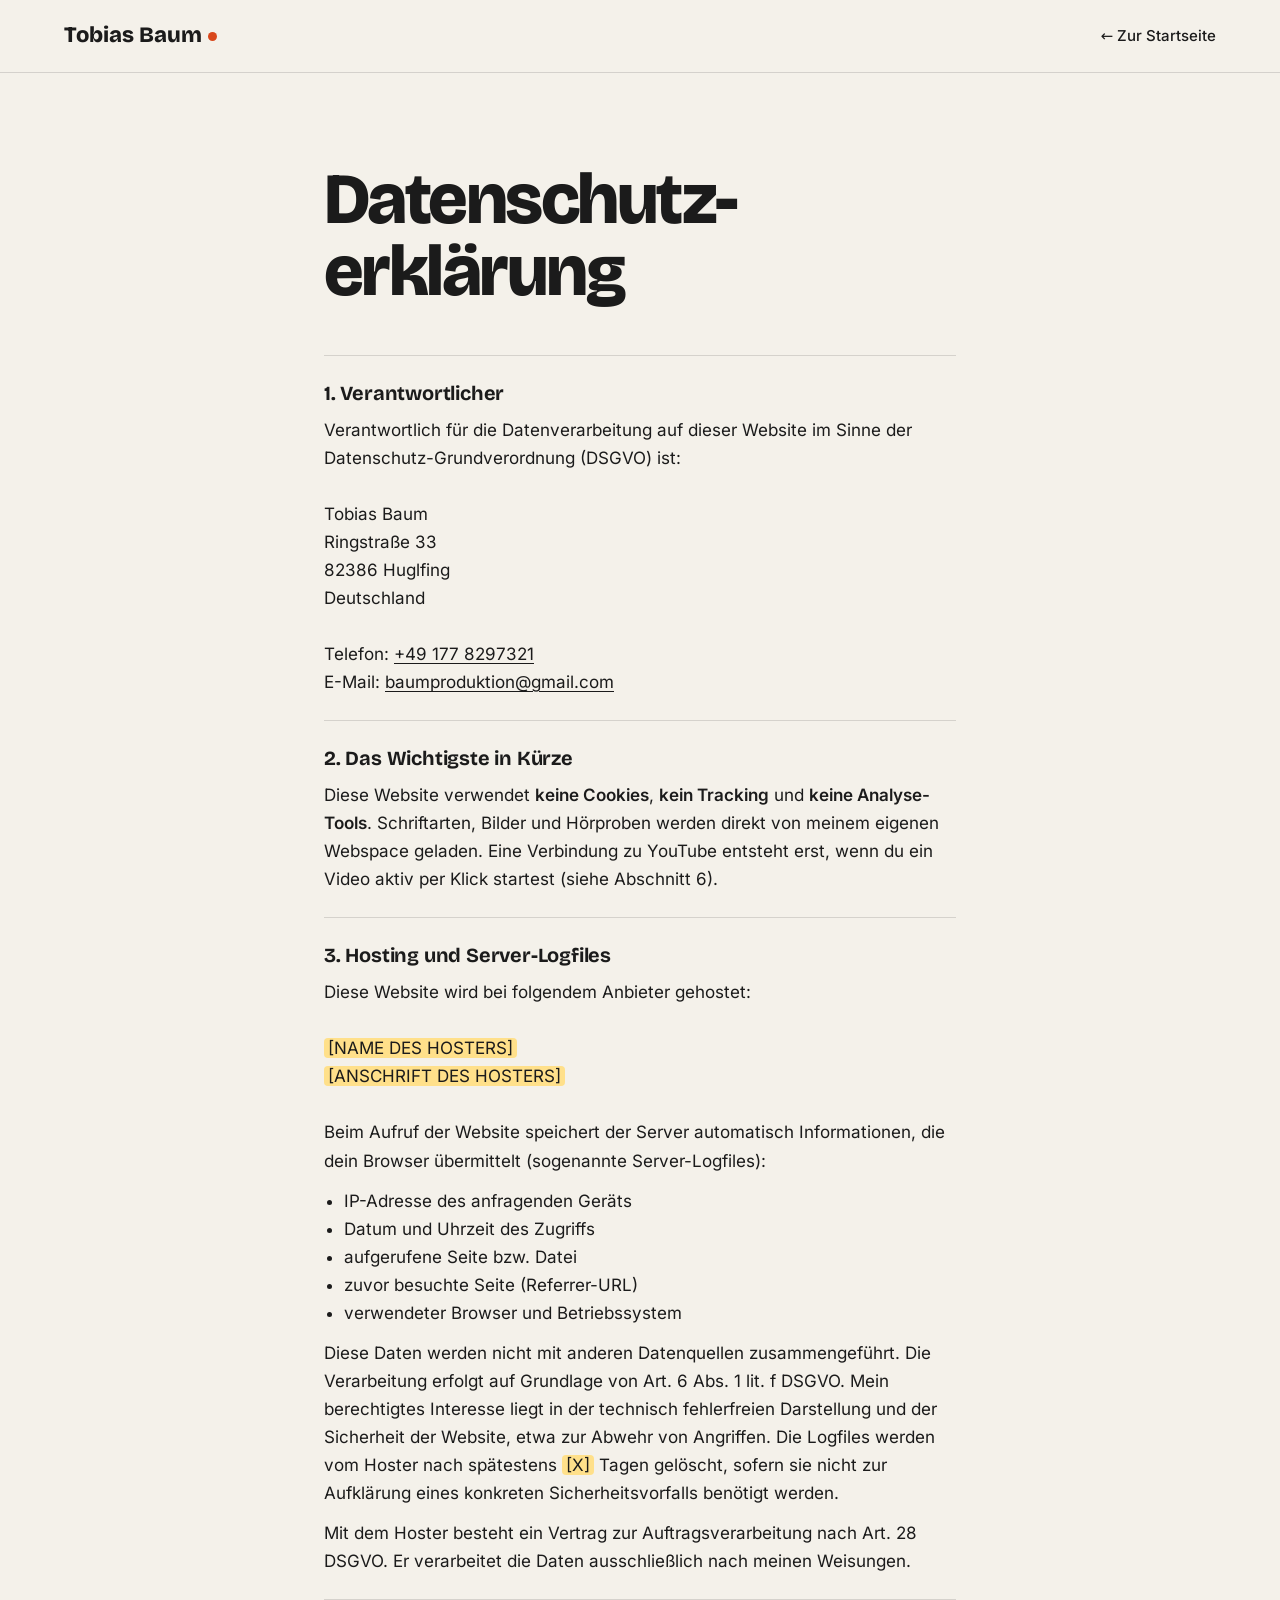
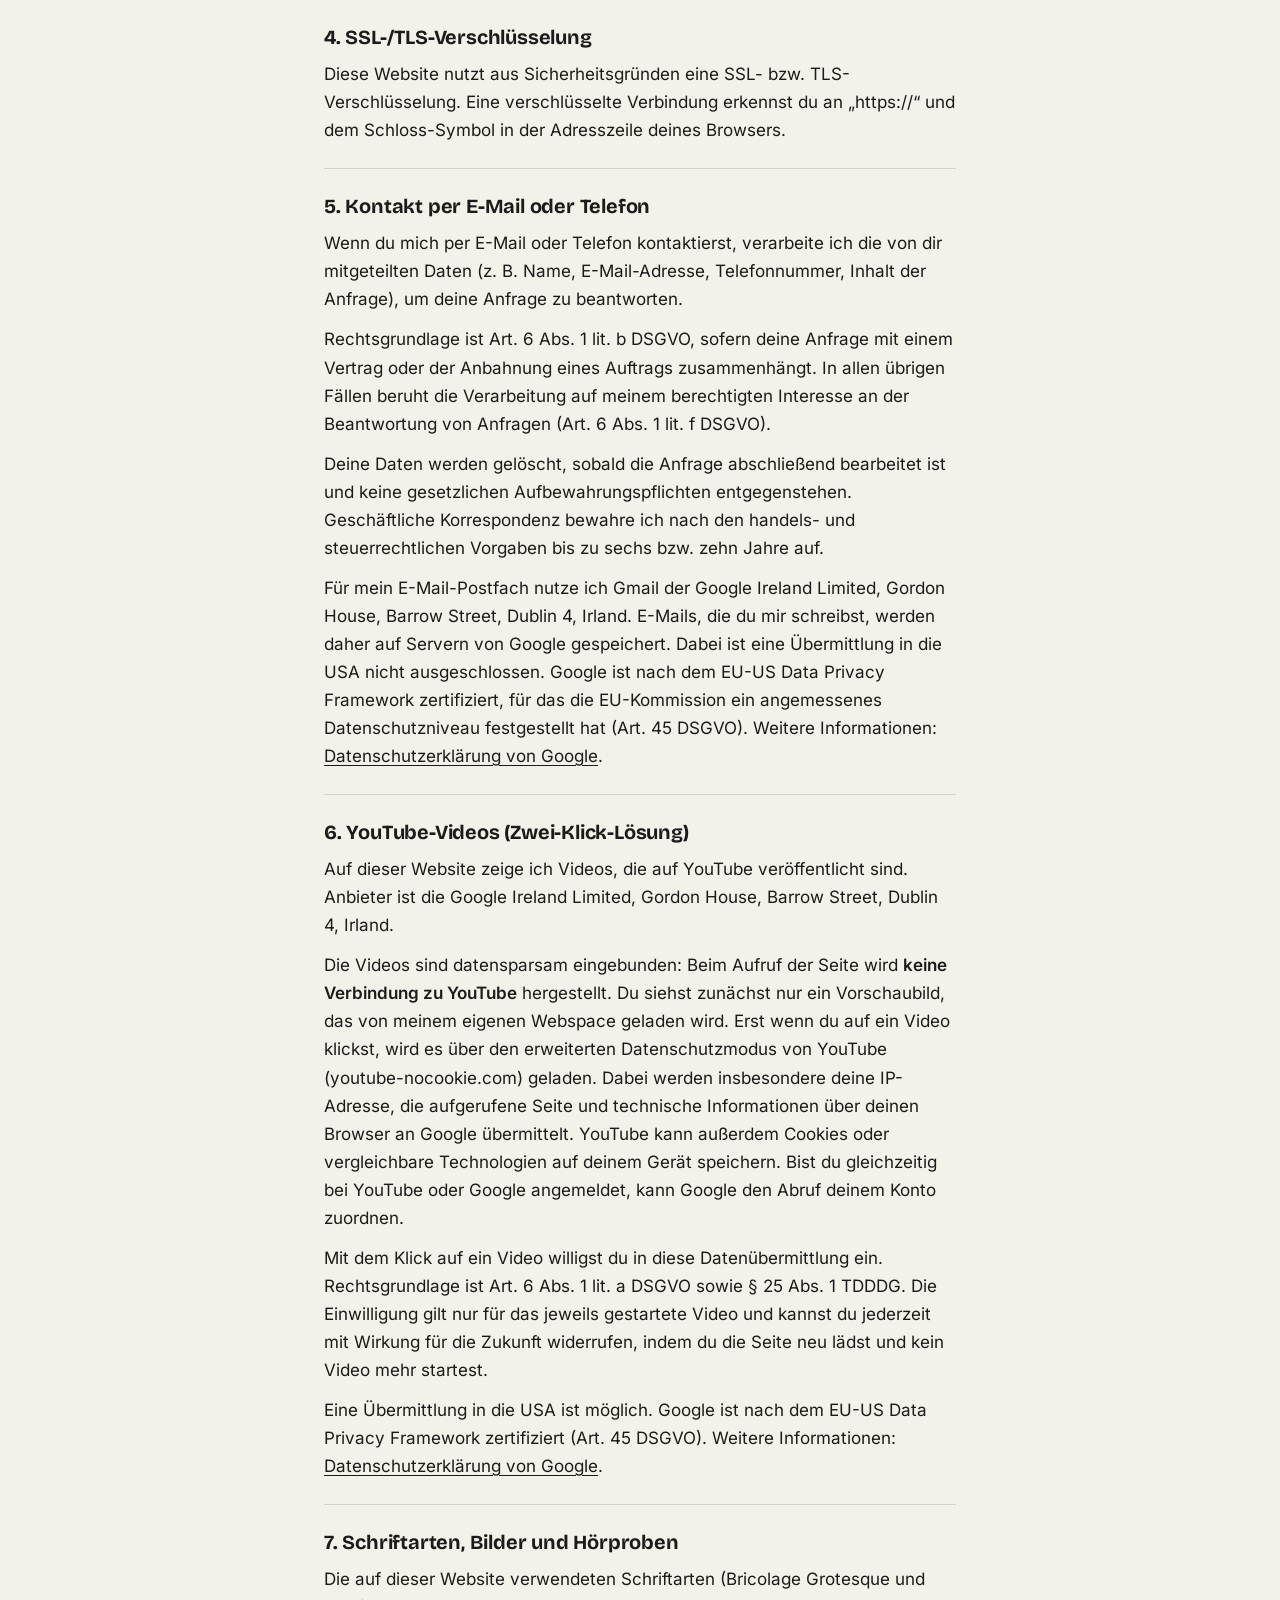
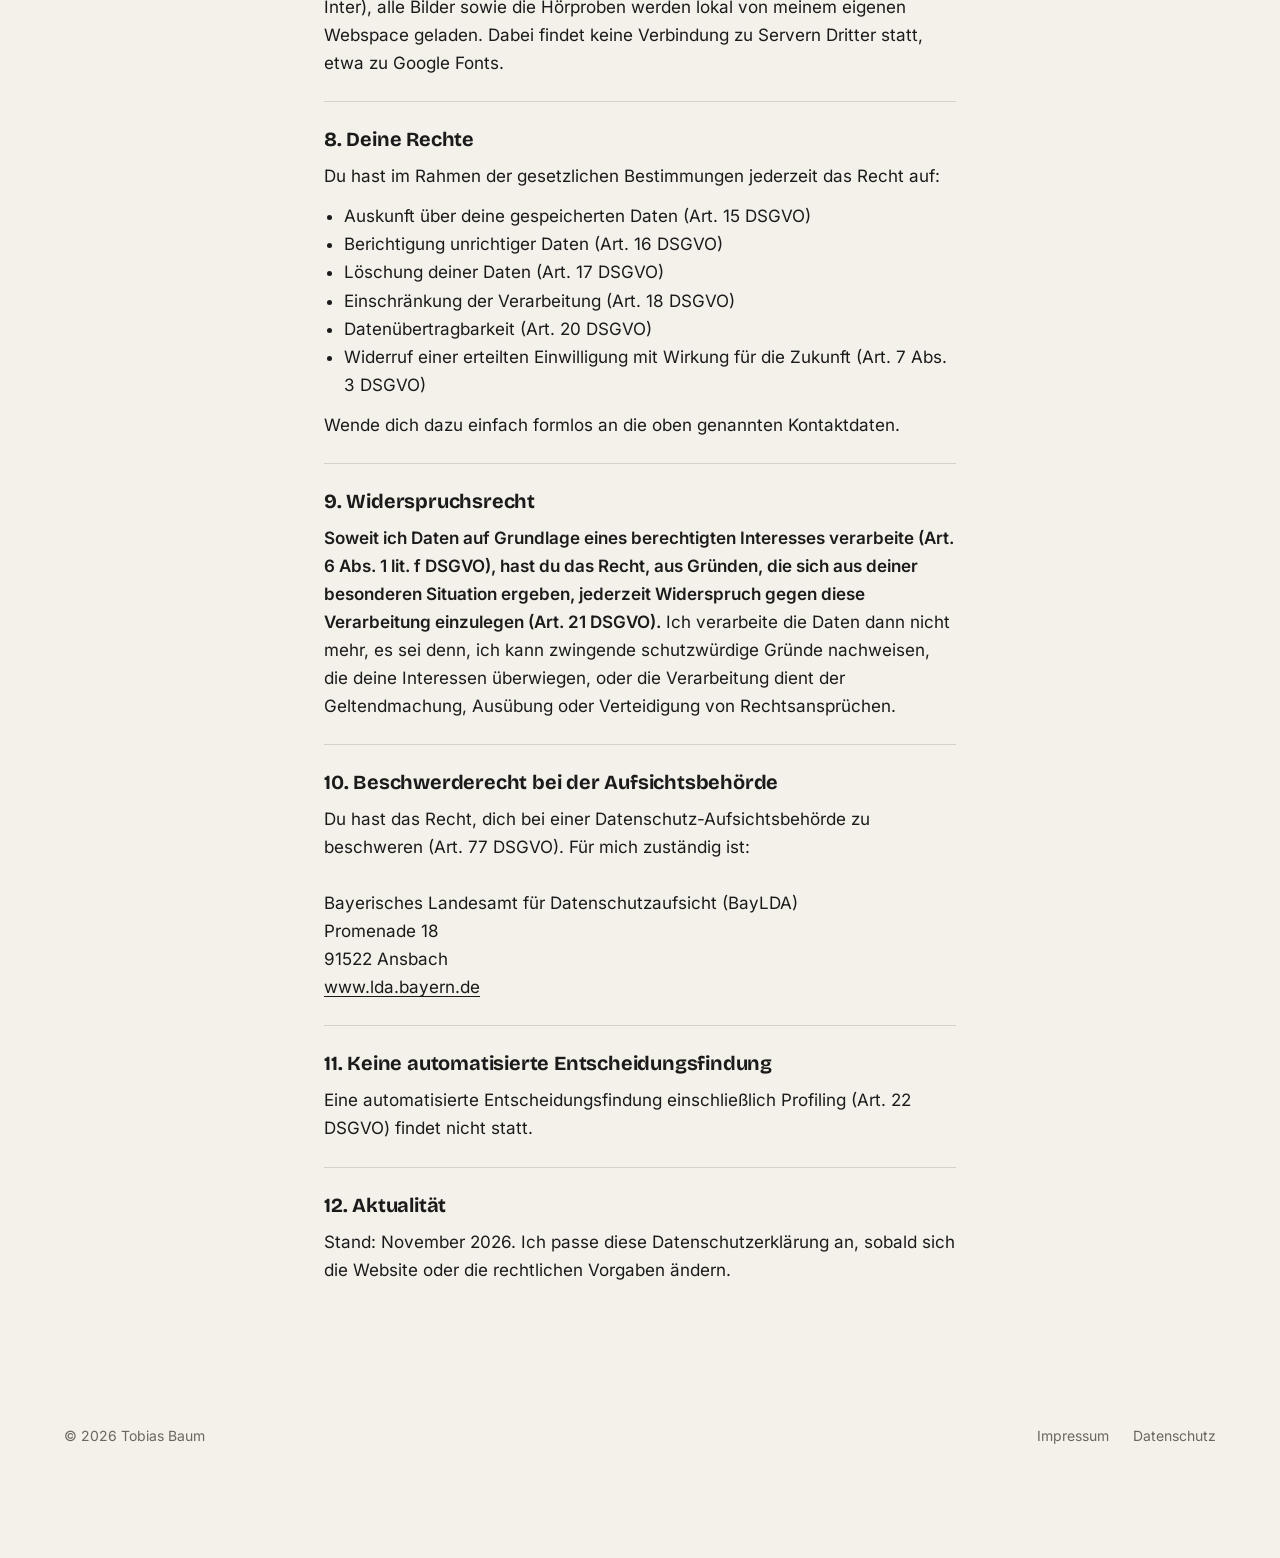
<file: hell/datenschutz.html>
<!doctype html>
<html lang="de">
<head>
<meta charset="utf-8">
<meta name="viewport" content="width=device-width, initial-scale=1">
<title>Datenschutz – Tobias Baum</title>
<meta name="robots" content="noindex, nofollow">
<link rel="stylesheet" href="fonts/fonts.css">
<link rel="stylesheet" href="style.css?v=4">
</head>
<body>

<header class="nav">
  <div class="wrap nav__inner">
    <a href="index.html" class="nav__logo">Tobias Baum<span class="dot"></span></a>
    <a href="index.html" class="legal__back">← Zur Startseite</a>
  </div>
</header>

<main class="legal wrap">
  <h1>Datenschutz&shy;erklärung</h1>

  <section>
    <h2>1. Verantwortlicher</h2>
    <p>
      Verantwortlich für die Datenverarbeitung auf dieser Website im Sinne der Datenschutz-Grundverordnung (DSGVO) ist:<br><br>
      Tobias Baum<br>
      Ringstraße 33<br>
      82386 Huglfing<br>
      Deutschland<br><br>
      Telefon: <a href="tel:+491778297321">+49&nbsp;177&nbsp;8297321</a><br>
      E-Mail: <a href="mailto:baumproduktion@gmail.com">baumproduktion@gmail.com</a>
    </p>
  </section>

  <section>
    <h2>2. Das Wichtigste in Kürze</h2>
    <p>Diese Website verwendet <strong>keine Cookies</strong>, <strong>kein Tracking</strong> und <strong>keine Analyse-Tools</strong>. Schriftarten, Bilder und Hörproben werden direkt von meinem eigenen Webspace geladen. Eine Verbindung zu YouTube entsteht erst, wenn du ein Video aktiv per Klick startest (siehe Abschnitt 6).</p>
  </section>

  <section>
    <h2>3. Hosting und Server-Logfiles</h2>
    <p>Diese Website wird bei folgendem Anbieter gehostet:<br><br>
      <span class="todo">[NAME DES HOSTERS]</span><br>
      <span class="todo">[ANSCHRIFT DES HOSTERS]</span><br><br>
      Beim Aufruf der Website speichert der Server automatisch Informationen, die dein Browser übermittelt (sogenannte Server-Logfiles):</p>
    <ul>
      <li>IP-Adresse des anfragenden Geräts</li>
      <li>Datum und Uhrzeit des Zugriffs</li>
      <li>aufgerufene Seite bzw. Datei</li>
      <li>zuvor besuchte Seite (Referrer-URL)</li>
      <li>verwendeter Browser und Betriebssystem</li>
    </ul>
    <p>Diese Daten werden nicht mit anderen Datenquellen zusammengeführt. Die Verarbeitung erfolgt auf Grundlage von Art. 6 Abs. 1 lit. f DSGVO. Mein berechtigtes Interesse liegt in der technisch fehlerfreien Darstellung und der Sicherheit der Website, etwa zur Abwehr von Angriffen. Die Logfiles werden vom Hoster nach spätestens <span class="todo">[X]</span> Tagen gelöscht, sofern sie nicht zur Aufklärung eines konkreten Sicherheitsvorfalls benötigt werden.</p>
    <p>Mit dem Hoster besteht ein Vertrag zur Auftragsverarbeitung nach Art. 28 DSGVO. Er verarbeitet die Daten ausschließlich nach meinen Weisungen.</p>
  </section>

  <section>
    <h2>4. SSL-/TLS-Verschlüsselung</h2>
    <p>Diese Website nutzt aus Sicherheitsgründen eine SSL- bzw. TLS-Verschlüsselung. Eine verschlüsselte Verbindung erkennst du an „https://“ und dem Schloss-Symbol in der Adresszeile deines Browsers.</p>
  </section>

  <section>
    <h2>5. Kontakt per E-Mail oder Telefon</h2>
    <p>Wenn du mich per E-Mail oder Telefon kontaktierst, verarbeite ich die von dir mitgeteilten Daten (z. B. Name, E-Mail-Adresse, Telefonnummer, Inhalt der Anfrage), um deine Anfrage zu beantworten.</p>
    <p>Rechtsgrundlage ist Art. 6 Abs. 1 lit. b DSGVO, sofern deine Anfrage mit einem Vertrag oder der Anbahnung eines Auftrags zusammenhängt. In allen übrigen Fällen beruht die Verarbeitung auf meinem berechtigten Interesse an der Beantwortung von Anfragen (Art. 6 Abs. 1 lit. f DSGVO).</p>
    <p>Deine Daten werden gelöscht, sobald die Anfrage abschließend bearbeitet ist und keine gesetzlichen Aufbewahrungspflichten entgegenstehen. Geschäftliche Korrespondenz bewahre ich nach den handels- und steuerrechtlichen Vorgaben bis zu sechs bzw. zehn Jahre auf.</p>
    <p>Für mein E-Mail-Postfach nutze ich Gmail der Google Ireland Limited, Gordon House, Barrow Street, Dublin 4, Irland. E-Mails, die du mir schreibst, werden daher auf Servern von Google gespeichert. Dabei ist eine Übermittlung in die USA nicht ausgeschlossen. Google ist nach dem EU-US Data Privacy Framework zertifiziert, für das die EU-Kommission ein angemessenes Datenschutzniveau festgestellt hat (Art. 45 DSGVO). Weitere Informationen: <a href="https://policies.google.com/privacy?hl=de" target="_blank" rel="noopener">Datenschutzerklärung von Google</a>.</p>
  </section>

  <section>
    <h2>6. YouTube-Videos (Zwei-Klick-Lösung)</h2>
    <p>Auf dieser Website zeige ich Videos, die auf YouTube veröffentlicht sind. Anbieter ist die Google Ireland Limited, Gordon House, Barrow Street, Dublin 4, Irland.</p>
    <p>Die Videos sind datensparsam eingebunden: Beim Aufruf der Seite wird <strong>keine Verbindung zu YouTube</strong> hergestellt. Du siehst zunächst nur ein Vorschaubild, das von meinem eigenen Webspace geladen wird. Erst wenn du auf ein Video klickst, wird es über den erweiterten Datenschutzmodus von YouTube (youtube-nocookie.com) geladen. Dabei werden insbesondere deine IP-Adresse, die aufgerufene Seite und technische Informationen über deinen Browser an Google übermittelt. YouTube kann außerdem Cookies oder vergleichbare Technologien auf deinem Gerät speichern. Bist du gleichzeitig bei YouTube oder Google angemeldet, kann Google den Abruf deinem Konto zuordnen.</p>
    <p>Mit dem Klick auf ein Video willigst du in diese Datenübermittlung ein. Rechtsgrundlage ist Art. 6 Abs. 1 lit. a DSGVO sowie § 25 Abs. 1 TDDDG. Die Einwilligung gilt nur für das jeweils gestartete Video und kannst du jederzeit mit Wirkung für die Zukunft widerrufen, indem du die Seite neu lädst und kein Video mehr startest.</p>
    <p>Eine Übermittlung in die USA ist möglich. Google ist nach dem EU-US Data Privacy Framework zertifiziert (Art. 45 DSGVO). Weitere Informationen: <a href="https://policies.google.com/privacy?hl=de" target="_blank" rel="noopener">Datenschutzerklärung von Google</a>.</p>
  </section>

  <section>
    <h2>7. Schriftarten, Bilder und Hörproben</h2>
    <p>Die auf dieser Website verwendeten Schriftarten (Bricolage Grotesque und Inter), alle Bilder sowie die Hörproben werden lokal von meinem eigenen Webspace geladen. Dabei findet keine Verbindung zu Servern Dritter statt, etwa zu Google Fonts.</p>
  </section>

  <section>
    <h2>8. Deine Rechte</h2>
    <p>Du hast im Rahmen der gesetzlichen Bestimmungen jederzeit das Recht auf:</p>
    <ul>
      <li>Auskunft über deine gespeicherten Daten (Art. 15 DSGVO)</li>
      <li>Berichtigung unrichtiger Daten (Art. 16 DSGVO)</li>
      <li>Löschung deiner Daten (Art. 17 DSGVO)</li>
      <li>Einschränkung der Verarbeitung (Art. 18 DSGVO)</li>
      <li>Datenübertragbarkeit (Art. 20 DSGVO)</li>
      <li>Widerruf einer erteilten Einwilligung mit Wirkung für die Zukunft (Art. 7 Abs. 3 DSGVO)</li>
    </ul>
    <p>Wende dich dazu einfach formlos an die oben genannten Kontaktdaten.</p>
  </section>

  <section>
    <h2>9. Widerspruchsrecht</h2>
    <p><strong>Soweit ich Daten auf Grundlage eines berechtigten Interesses verarbeite (Art. 6 Abs. 1 lit. f DSGVO), hast du das Recht, aus Gründen, die sich aus deiner besonderen Situation ergeben, jederzeit Widerspruch gegen diese Verarbeitung einzulegen (Art. 21 DSGVO).</strong> Ich verarbeite die Daten dann nicht mehr, es sei denn, ich kann zwingende schutzwürdige Gründe nachweisen, die deine Interessen überwiegen, oder die Verarbeitung dient der Geltendmachung, Ausübung oder Verteidigung von Rechtsansprüchen.</p>
  </section>

  <section>
    <h2>10. Beschwerderecht bei der Aufsichtsbehörde</h2>
    <p>Du hast das Recht, dich bei einer Datenschutz-Aufsichtsbehörde zu beschweren (Art. 77 DSGVO). Für mich zuständig ist:<br><br>
      Bayerisches Landesamt für Datenschutzaufsicht (BayLDA)<br>
      Promenade 18<br>
      91522 Ansbach<br>
      <a href="https://www.lda.bayern.de" target="_blank" rel="noopener">www.lda.bayern.de</a>
    </p>
  </section>

  <section>
    <h2>11. Keine automatisierte Entscheidungsfindung</h2>
    <p>Eine automatisierte Entscheidungsfindung einschließlich Profiling (Art. 22 DSGVO) findet nicht statt.</p>
  </section>

  <section>
    <h2>12. Aktualität</h2>
    <p>Stand: November 2026. Ich passe diese Datenschutzerklärung an, sobald sich die Website oder die rechtlichen Vorgaben ändern.</p>
  </section>
</main>

<footer class="footer wrap">
  <span>© <span id="year">2026</span> Tobias Baum</span>
  <nav><a href="impressum.html">Impressum</a><a href="datenschutz.html" aria-current="page">Datenschutz</a></nav>
</footer>

<script>document.getElementById("year").textContent = new Date().getFullYear();</script>
</body>
</html>
</file>
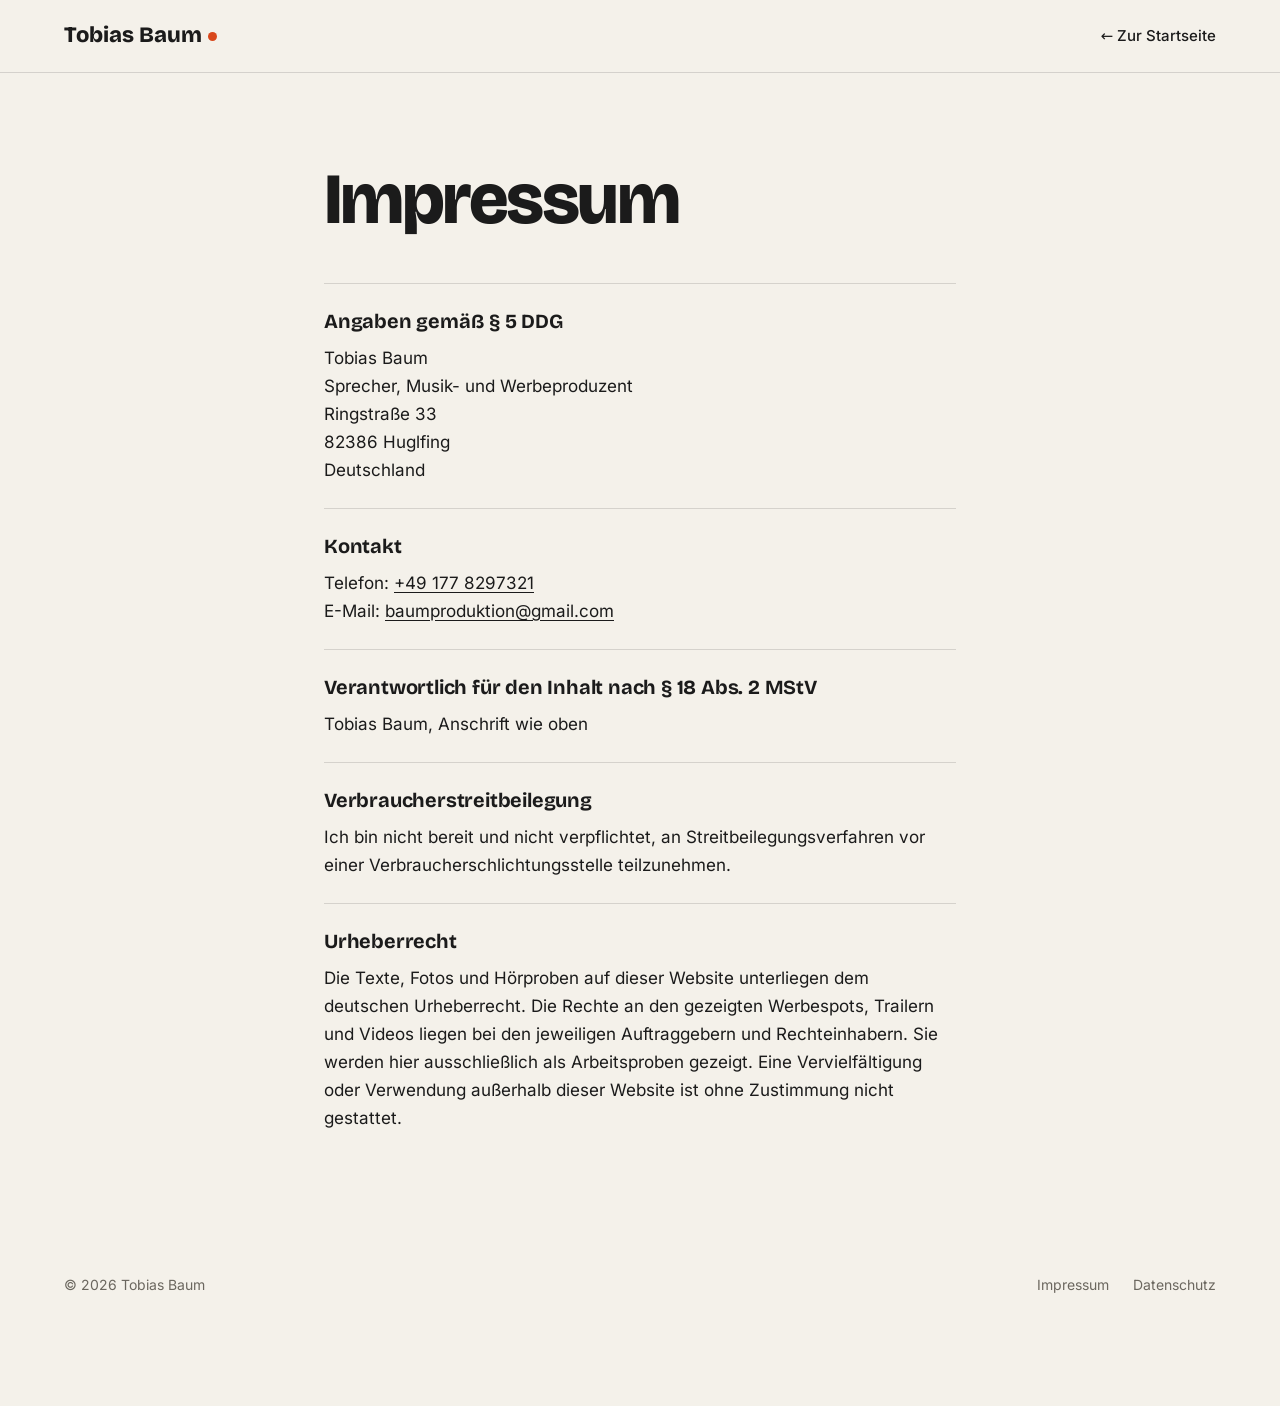
<file: hell/impressum.html>
<!doctype html>
<html lang="de">
<head>
<meta charset="utf-8">
<meta name="viewport" content="width=device-width, initial-scale=1">
<title>Impressum – Tobias Baum</title>
<meta name="robots" content="noindex, nofollow">
<link rel="stylesheet" href="fonts/fonts.css">
<link rel="stylesheet" href="style.css?v=4">
</head>
<body>

<header class="nav">
  <div class="wrap nav__inner">
    <a href="index.html" class="nav__logo">Tobias Baum<span class="dot"></span></a>
    <a href="index.html" class="legal__back">← Zur Startseite</a>
  </div>
</header>

<main class="legal wrap">
  <h1>Impressum</h1>

  <section>
    <h2>Angaben gemäß § 5 DDG</h2>
    <p>
      Tobias Baum<br>
      Sprecher, Musik- und Werbeproduzent<br>
      Ringstraße 33<br>
      82386 Huglfing<br>
      Deutschland
    </p>
  </section>

  <section>
    <h2>Kontakt</h2>
    <p>
      Telefon: <a href="tel:+491778297321">+49&nbsp;177&nbsp;8297321</a><br>
      E-Mail: <a href="mailto:baumproduktion@gmail.com">baumproduktion@gmail.com</a>
    </p>
  </section>

  <!-- Nur einfügen, falls vorhanden – sonst diesen Block komplett weglassen:
  <section>
    <h2>Umsatzsteuer-ID</h2>
    <p>Umsatzsteuer-Identifikationsnummer gemäß § 27a Umsatzsteuergesetz:<br>DE XXXXXXXXX</p>
  </section>
  -->

  <section>
    <h2>Verantwortlich für den Inhalt nach § 18 Abs. 2 MStV</h2>
    <p>Tobias Baum, Anschrift wie oben</p>
  </section>

  <section>
    <h2>Verbraucherstreitbeilegung</h2>
    <p>Ich bin nicht bereit und nicht verpflichtet, an Streitbeilegungsverfahren vor einer Verbraucherschlichtungsstelle teilzunehmen.</p>
  </section>

  <section>
    <h2>Urheberrecht</h2>
    <p>Die Texte, Fotos und Hörproben auf dieser Website unterliegen dem deutschen Urheberrecht. Die Rechte an den gezeigten Werbespots, Trailern und Videos liegen bei den jeweiligen Auftraggebern und Rechteinhabern. Sie werden hier ausschließlich als Arbeitsproben gezeigt. Eine Vervielfältigung oder Verwendung außerhalb dieser Website ist ohne Zustimmung nicht gestattet.</p>
  </section>
</main>

<footer class="footer wrap">
  <span>© <span id="year">2026</span> Tobias Baum</span>
  <nav><a href="impressum.html" aria-current="page">Impressum</a><a href="datenschutz.html">Datenschutz</a></nav>
</footer>

<script>document.getElementById("year").textContent = new Date().getFullYear();</script>
</body>
</html>
</file>
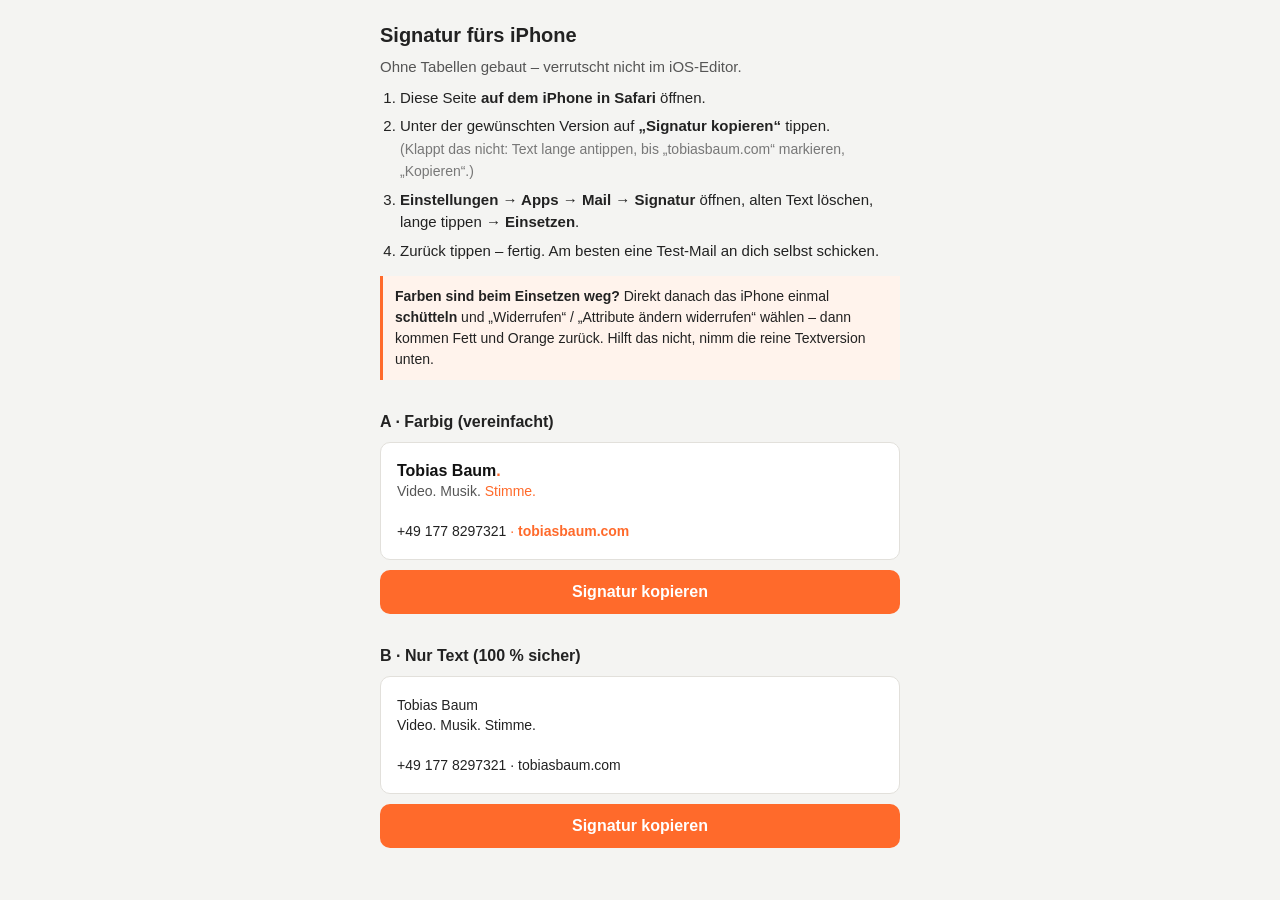
<file: dunkel/bilder/signatur/iphone.html>
<!DOCTYPE html>
<html lang="de">
<head>
<meta charset="utf-8">
<meta name="viewport" content="width=device-width, initial-scale=1">
<meta name="robots" content="noindex, nofollow">
<title>iPhone-Signatur</title>
<style>
  body { margin: 0; padding: 20px 16px 48px; background: #f4f4f2; color: #222; font-family: Helvetica, Arial, sans-serif; font-size: 15px; line-height: 1.5; }
  .wrap { max-width: 520px; margin: 0 auto; }
  h1 { font-size: 20px; margin: 0 0 6px; }
  h2 { font-size: 16px; margin: 30px 0 8px; }
  ol { padding-left: 20px; margin: 8px 0 0; }
  li { margin-bottom: 6px; }
  .tipp { background: #fff3ec; border-left: 3px solid #FF6A2B; padding: 10px 12px; margin-top: 14px; font-size: 14px; }
  .box { background: #fff; border: 1px solid #e2e0db; border-radius: 10px; padding: 18px 16px; }
  button { margin-top: 10px; width: 100%; padding: 13px; font-size: 16px; font-weight: bold; color: #fff; background: #FF6A2B; border: 0; border-radius: 10px; }
  .ok { display: none; text-align: center; font-size: 14px; color: #2a7a2a; margin-top: 6px; }
</style>
</head>
<body>
<div class="wrap">
  <h1>Signatur fürs iPhone</h1>
  <p style="margin:0;color:#555">Ohne Tabellen gebaut – verrutscht nicht im iOS-Editor.</p>

  <ol>
    <li>Diese Seite <b>auf dem iPhone in Safari</b> öffnen.</li>
    <li>Unter der gewünschten Version auf <b>„Signatur kopieren“</b> tippen.<br><span style="color:#777;font-size:14px">(Klappt das nicht: Text lange antippen, bis „tobiasbaum.com“ markieren, „Kopieren“.)</span></li>
    <li><b>Einstellungen → Apps → Mail → Signatur</b> öffnen, alten Text löschen, lange tippen → <b>Einsetzen</b>.</li>
    <li>Zurück tippen – fertig. Am besten eine Test-Mail an dich selbst schicken.</li>
  </ol>

  <div class="tipp"><b>Farben sind beim Einsetzen weg?</b> Direkt danach das iPhone einmal <b>schütteln</b> und „Widerrufen“ / „Attribute ändern widerrufen“ wählen – dann kommen Fett und Orange zurück. Hilft das nicht, nimm die reine Textversion unten.</div>

  <h2>A · Farbig (vereinfacht)</h2>
  <div class="box">
    <div id="sig-farbig" style="font-family: Helvetica, Arial, sans-serif; font-size: 14px; line-height: 20px; color: #222222;"><b style="font-size: 16px; color: #111111;">Tobias Baum</b><b style="font-size: 16px; color: #FF6A2B;">.</b><br><span style="color: #555555;">Video. Musik. </span><span style="color: #FF6A2B;">Stimme.</span><br><br><a href="tel:+491778297321" style="color: #222222; text-decoration: none;">+49 177 8297321</a><span style="color: #FF6A2B;">&nbsp;·&nbsp;</span><a href="https://tobiasbaum.com" style="color: #FF6A2B; text-decoration: none; font-weight: bold;">tobiasbaum.com</a></div>
  </div>
  <button type="button" data-ziel="sig-farbig">Signatur kopieren</button>
  <div class="ok" id="ok-sig-farbig">Kopiert – jetzt in Mail → Signatur einsetzen.</div>

  <h2>B · Nur Text (100 % sicher)</h2>
  <div class="box">
    <div id="sig-text" style="font-family: Helvetica, Arial, sans-serif; font-size: 14px; line-height: 20px;">Tobias Baum<br>Video. Musik. Stimme.<br><br>+49 177 8297321 · tobiasbaum.com</div>
  </div>
  <button type="button" data-ziel="sig-text">Signatur kopieren</button>
  <div class="ok" id="ok-sig-text">Kopiert – jetzt in Mail → Signatur einsetzen.</div>
</div>

<script>
document.querySelectorAll('button[data-ziel]').forEach(function (btn) {
  btn.addEventListener('click', function () {
    var id = btn.getAttribute('data-ziel');
    var el = document.getElementById(id);
    var range = document.createRange();
    range.selectNodeContents(el);
    var sel = window.getSelection();
    sel.removeAllRanges();
    sel.addRange(range);
    var ok = false;
    try { ok = document.execCommand('copy'); } catch (e) {}
    if (id === 'sig-text') { sel.removeAllRanges(); }
    // Bei der farbigen Version bleibt die Markierung stehen, falls man doch per Hand "Kopieren" tippen muss
    if (ok) { document.getElementById('ok-' + id).style.display = 'block'; }
  });
});
</script>
</body>
</html>
</file>
<file: hell/fonts/fonts.css>
/* Schriften lokal gehostet (DSGVO) – keine Verbindung zu Google beim Seitenaufruf.
   Bricolage Grotesque & Inter: SIL Open Font License 1.1 */

/* Bricolage Grotesque – latin-ext */
@font-face {
  font-family: 'Bricolage Grotesque';
  font-style: normal;
  font-weight: 500 800;
  font-display: swap;
  src: url(bricolage-grotesque-latin-ext.woff2) format('woff2');
  unicode-range: U+0100-02BA, U+02BD-02C5, U+02C7-02CC, U+02CE-02D7, U+02DD-02FF, U+0304, U+0308, U+0329, U+1D00-1DBF, U+1E00-1E9F, U+1EF2-1EFF, U+2020, U+20A0-20AB, U+20AD-20C4, U+2113, U+2C60-2C7F, U+A720-A7FF;
}
/* Bricolage Grotesque – latin */
@font-face {
  font-family: 'Bricolage Grotesque';
  font-style: normal;
  font-weight: 500 800;
  font-display: swap;
  src: url(bricolage-grotesque-latin.woff2) format('woff2');
  unicode-range: U+0000-00FF, U+0131, U+0152-0153, U+02BB-02BC, U+02C6, U+02DA, U+02DC, U+0304, U+0308, U+0329, U+2000-206F, U+20AC, U+2122, U+2191, U+2193, U+2212, U+2215, U+FEFF, U+FFFD;
}
/* Inter – latin-ext */
@font-face {
  font-family: 'Inter';
  font-style: normal;
  font-weight: 400 600;
  font-display: swap;
  src: url(inter-latin-ext.woff2) format('woff2');
  unicode-range: U+0100-02BA, U+02BD-02C5, U+02C7-02CC, U+02CE-02D7, U+02DD-02FF, U+0304, U+0308, U+0329, U+1D00-1DBF, U+1E00-1E9F, U+1EF2-1EFF, U+2020, U+20A0-20AB, U+20AD-20C4, U+2113, U+2C60-2C7F, U+A720-A7FF;
}
/* Inter – latin */
@font-face {
  font-family: 'Inter';
  font-style: normal;
  font-weight: 400 600;
  font-display: swap;
  src: url(inter-latin.woff2) format('woff2');
  unicode-range: U+0000-00FF, U+0131, U+0152-0153, U+02BB-02BC, U+02C6, U+02DA, U+02DC, U+0304, U+0308, U+0329, U+2000-206F, U+20AC, U+2122, U+2191, U+2193, U+2212, U+2215, U+FEFF, U+FFFD;
}
</file>
<file: dunkel/fonts/fonts.css>
/* Schriften lokal gehostet (DSGVO) – keine Verbindung zu Google beim Seitenaufruf.
   Bricolage Grotesque & Inter: SIL Open Font License 1.1 */

/* Bricolage Grotesque – latin-ext */
@font-face {
  font-family: 'Bricolage Grotesque';
  font-style: normal;
  font-weight: 500 800;
  font-display: swap;
  src: url(bricolage-grotesque-latin-ext.woff2) format('woff2');
  unicode-range: U+0100-02BA, U+02BD-02C5, U+02C7-02CC, U+02CE-02D7, U+02DD-02FF, U+0304, U+0308, U+0329, U+1D00-1DBF, U+1E00-1E9F, U+1EF2-1EFF, U+2020, U+20A0-20AB, U+20AD-20C4, U+2113, U+2C60-2C7F, U+A720-A7FF;
}
/* Bricolage Grotesque – latin */
@font-face {
  font-family: 'Bricolage Grotesque';
  font-style: normal;
  font-weight: 500 800;
  font-display: swap;
  src: url(bricolage-grotesque-latin.woff2) format('woff2');
  unicode-range: U+0000-00FF, U+0131, U+0152-0153, U+02BB-02BC, U+02C6, U+02DA, U+02DC, U+0304, U+0308, U+0329, U+2000-206F, U+20AC, U+2122, U+2191, U+2193, U+2212, U+2215, U+FEFF, U+FFFD;
}
/* Inter – latin-ext */
@font-face {
  font-family: 'Inter';
  font-style: normal;
  font-weight: 400 600;
  font-display: swap;
  src: url(inter-latin-ext.woff2) format('woff2');
  unicode-range: U+0100-02BA, U+02BD-02C5, U+02C7-02CC, U+02CE-02D7, U+02DD-02FF, U+0304, U+0308, U+0329, U+1D00-1DBF, U+1E00-1E9F, U+1EF2-1EFF, U+2020, U+20A0-20AB, U+20AD-20C4, U+2113, U+2C60-2C7F, U+A720-A7FF;
}
/* Inter – latin */
@font-face {
  font-family: 'Inter';
  font-style: normal;
  font-weight: 400 600;
  font-display: swap;
  src: url(inter-latin.woff2) format('woff2');
  unicode-range: U+0000-00FF, U+0131, U+0152-0153, U+02BB-02BC, U+02C6, U+02DA, U+02DC, U+0304, U+0308, U+0329, U+2000-206F, U+20AC, U+2122, U+2191, U+2193, U+2212, U+2215, U+FEFF, U+FFFD;
}
</file>
<file: dunkel/style.css>
/* ==========================================================
   Tobias Baum – Homepage
   Farben & Schriften zentral hier anpassen
   ========================================================== */
/* Design „Set-Licht“ (seit 10.11.2026): dunkel wie ein Filmset, Orange + Blau.
   Achtung: --paper ist jetzt der DUNKLE Hintergrund, --ink die HELLE Schrift.
   Altes helles Design (Creme & Orange): Sicherungen/website-2026-11-10-vor-setlicht.zip */
:root {
  --paper: #080B12;
  --paper-2: #0E1320;
  --panel: #121828;
  --ink: #F1EFEA;
  --ink-2: #C3C8D2;
  --muted: #8E95A6;
  --muted-dark: #8E95A6;
  --accent: #FF6A2B;
  --accent-ink: #FFFFFF;
  --blue: #4D7CFF;
  --line: rgba(255, 255, 255, .11);
  --line-dark: rgba(255, 255, 255, .11);

  --font-display: "Bricolage Grotesque", "Segoe UI", system-ui, sans-serif;
  --font-body: "Inter", "Segoe UI", system-ui, sans-serif;

  --radius: 18px;
  --gutter: clamp(16px, 5vw, 64px);
}

*, *::before, *::after { box-sizing: border-box; }
html { scroll-behavior: smooth; scroll-padding-top: 80px; }
body {
  margin: 0;
  background: var(--paper);
  color: var(--ink);
  font: 400 17px/1.6 var(--font-body);
  -webkit-font-smoothing: antialiased;
}
img { max-width: 100%; display: block; }
a { color: inherit; text-decoration: none; }
button { font: inherit; color: inherit; cursor: pointer; }
h1, h2, h3 { font-family: var(--font-display); font-weight: 700; margin: 0; letter-spacing: -.02em; }
h2 { font-size: clamp(36px, 5.5vw, 64px); line-height: 1.02; }
h3 { font-size: 26px; line-height: 1.15; }
em { font-style: normal; color: var(--accent); }
:focus-visible { outline: 2px solid var(--accent); outline-offset: 3px; border-radius: 4px; }

.wrap { max-width: 1280px; margin: 0 auto; padding-left: var(--gutter); padding-right: var(--gutter); }
.kicker { font-size: 14px; font-weight: 500; letter-spacing: .04em; color: var(--muted); margin: 0 0 14px; }
.section-head { display: flex; justify-content: space-between; align-items: flex-end; gap: 24px; flex-wrap: wrap; margin-bottom: 40px; }
.section-note { margin: 0; font-size: 14px; color: var(--muted); max-width: 300px; }

/* ---------- Buttons ---------- */
.btn {
  display: inline-flex; align-items: center; gap: 10px;
  min-height: 52px; padding: 0 26px; border-radius: 999px;
  font-weight: 600; font-size: 16px; border: 2px solid var(--ink);
  transition: transform .15s ease, background .15s ease, color .15s ease;
}
.btn svg { width: 16px; height: 16px; fill: currentColor; }
.btn:hover { transform: translateY(-2px); }
.btn--primary { background: var(--accent); border-color: var(--accent); color: var(--accent-ink); }
.btn--ghost { background: transparent; }
.btn--ghost:hover { background: var(--ink); color: var(--paper); }
.btn--big { min-height: 64px; padding: 0 34px; font-size: 18px; }

/* ---------- Navigation ---------- */
.nav { position: sticky; top: 0; z-index: 50; background: rgba(244, 241, 234, .9); backdrop-filter: blur(10px); border-bottom: 1px solid var(--line); }
.nav__inner { display: flex; align-items: center; justify-content: space-between; height: 72px; }
.nav__logo { font-family: var(--font-display); font-weight: 800; font-size: 22px; display: flex; align-items: center; gap: 6px; }
.dot { width: 9px; height: 9px; border-radius: 50%; background: var(--accent); display: inline-block; }
.nav__menu { display: flex; align-items: center; gap: 30px; font-size: 15px; font-weight: 500; }
.nav__menu a:not(.nav__cta):hover { color: var(--accent); }
.nav__cta { background: var(--ink); color: var(--paper); padding: 10px 20px; border-radius: 999px; }
.nav__toggle { display: none; background: none; border: 0; width: 44px; height: 44px; position: relative; }
.nav__toggle span { position: absolute; left: 10px; right: 10px; height: 2px; background: var(--ink); transition: transform .2s; }
.nav__toggle span:first-child { top: 17px; }
.nav__toggle span:last-child { top: 25px; }
.nav__toggle[aria-expanded="true"] span:first-child { transform: translateY(4px) rotate(45deg); }
.nav__toggle[aria-expanded="true"] span:last-child { transform: translateY(-4px) rotate(-45deg); }

/* ---------- Hero „Set-Licht“: Vollbild-Drehfoto, Kamera-Sucher ---------- */
.hero { position: relative; isolation: isolate; overflow: hidden; min-height: calc(100vh - 72px); min-height: calc(100svh - 72px); display: flex; align-items: center; }
.hero__bg { position: absolute; inset: 0; z-index: -1; overflow: hidden; }
/* Foto gespiegelt, damit das Gesicht rechts neben der Schrift steht */
.hero__bg img { width: 100%; height: 100%; object-fit: cover; object-position: 100% 30%; transform: scaleX(-1) scale(1.06); animation: drift 26s ease-in-out infinite alternate; }
@keyframes drift { to { transform: scaleX(-1) scale(1.12) translateX(2%); } }
.hero__bg::after { content: ""; position: absolute; inset: 0; background: linear-gradient(90deg, rgba(8,11,18,.94) 0%, rgba(8,11,18,.72) 40%, rgba(8,11,18,.08) 75%), linear-gradient(0deg, var(--paper) 0%, transparent 28%); }
.hero__vf { position: absolute; inset: 24px; pointer-events: none; --c: rgba(255,255,255,.5); background:
  linear-gradient(var(--c),var(--c)) left top/34px 2px no-repeat, linear-gradient(var(--c),var(--c)) left top/2px 34px no-repeat,
  linear-gradient(var(--c),var(--c)) right top/34px 2px no-repeat, linear-gradient(var(--c),var(--c)) right top/2px 34px no-repeat,
  linear-gradient(var(--c),var(--c)) left bottom/34px 2px no-repeat, linear-gradient(var(--c),var(--c)) left bottom/2px 34px no-repeat,
  linear-gradient(var(--c),var(--c)) right bottom/34px 2px no-repeat, linear-gradient(var(--c),var(--c)) right bottom/2px 34px no-repeat; }
.hero__vf > span { position: absolute; right: 18px; display: inline-flex; align-items: center; gap: 8px; font: 600 12px/1 ui-monospace, Consolas, monospace; letter-spacing: .08em; color: rgba(255,255,255,.8); font-variant-numeric: tabular-nums; }
.hero__vf-tr { top: 16px; }
.hero__vf-tr i { width: 8px; height: 8px; border-radius: 50%; background: #FF3B30; box-shadow: 0 0 10px rgba(255,59,48,.8); animation: blink 1.4s steps(1, end) infinite; }
.hero__vf-br { bottom: 16px; }
.hero__inner { position: relative; width: 100%; display: flex; justify-content: space-between; align-items: flex-end; gap: 40px; padding-top: clamp(56px, 8vw, 110px); padding-bottom: clamp(56px, 8vw, 96px); }
.hero__text { max-width: 640px; }
.eyebrow { display: flex; align-items: center; gap: 12px; font-size: 13px; font-weight: 700; letter-spacing: .14em; text-transform: uppercase; color: var(--ink-2); margin: 0 0 24px; }
.onair { background: var(--accent); color: var(--accent-ink); font-weight: 700; font-size: 11px; letter-spacing: .12em; padding: 5px 10px; border-radius: 4px; animation: blink 2.4s ease-in-out infinite; }
@keyframes blink { 50% { opacity: .55; } }
.hero h1 { font-size: clamp(64px, 10vw, 150px); line-height: .88; letter-spacing: -.035em; font-weight: 800; }
.lead { font-size: clamp(18px, 1.6vw, 21px); line-height: 1.5; max-width: 560px; margin: 28px 0 36px; color: #C9CDD6; }
.hero__actions { display: flex; gap: 14px; flex-wrap: wrap; }
.btn--glass { background: rgba(255,255,255,.07); border-color: rgba(255,255,255,.28); -webkit-backdrop-filter: blur(10px); backdrop-filter: blur(10px); }
.btn--glass:hover { background: var(--ink); color: var(--paper); border-color: var(--ink); }
.eq { display: inline-flex; align-items: flex-end; gap: 3px; height: 16px; }
.eq i { width: 3px; background: var(--accent); border-radius: 2px; animation: eq 1s ease-in-out infinite; }
.eq i:nth-child(2) { animation-delay: -.2s; } .eq i:nth-child(3) { animation-delay: -.5s; }
.eq i:nth-child(4) { animation-delay: -.7s; } .eq i:nth-child(5) { animation-delay: -.35s; }
@keyframes eq { 0%, 100% { height: 25%; } 50% { height: 100%; } }

/* ---------- Kunden-Laufband ---------- */
.clients { border-top: 2px solid var(--ink); border-bottom: 2px solid var(--ink); padding: 22px 0; overflow: hidden; }
.clients__label { font-size: 13px; color: var(--muted); margin: 0 auto 10px; }
.marquee { overflow: hidden; -webkit-mask-image: linear-gradient(90deg, transparent, #000 6%, #000 94%, transparent); mask-image: linear-gradient(90deg, transparent, #000 6%, #000 94%, transparent); }
.marquee__track { display: flex; width: max-content; animation: marquee 60s linear infinite; }
.marquee:hover .marquee__track { animation-play-state: paused; }
.marquee__track span { font-family: var(--font-display); font-weight: 700; font-size: clamp(22px, 2.6vw, 32px); white-space: nowrap; padding: 0 22px; display: flex; align-items: center; gap: 44px; }
.marquee__track span::after { content: ""; width: 8px; height: 8px; border-radius: 50%; background: var(--accent); }
@keyframes marquee { to { transform: translateX(-50%); } }

/* ---------- Hörproben ---------- */
.demos { background: var(--ink); color: var(--paper); padding: clamp(64px, 9vw, 120px) 0; margin-top: clamp(64px, 9vw, 120px); }
.demos .kicker { color: var(--muted-dark); }
.chips { display: flex; gap: 8px; flex-wrap: wrap; }
.chip { background: transparent; border: 1px solid var(--line-dark); color: var(--paper); padding: 9px 16px; border-radius: 999px; font-size: 14px; font-weight: 500; min-height: 40px; transition: background .15s, border-color .15s; }
.chip:hover { border-color: var(--paper); }
.chip[aria-selected="true"] { background: var(--paper); color: var(--ink); border-color: var(--paper); }

.demo-list { list-style: none; margin: 0; padding: 0; border-top: 1px solid var(--line-dark); }
.demo { display: grid; grid-template-columns: 56px minmax(180px, 1.1fr) 2fr 64px; align-items: center; gap: 24px; padding: 18px 0; border-bottom: 1px solid var(--line-dark); transition: background .2s; }
.demo[hidden] { display: none; }
.demo__play { width: 56px; height: 56px; border-radius: 50%; border: 0; background: var(--paper); display: grid; place-items: center; transition: transform .15s, background .15s; }
.demo__play:hover { transform: scale(1.06); }
.demo__play svg { width: 18px; height: 18px; fill: var(--ink); }
.demo__play .i-pause, .demo.is-playing .demo__play .i-play { display: none; }
.demo.is-playing .demo__play .i-pause { display: block; }
.demo.is-playing .demo__play { background: var(--accent); }
.demo__title { font-family: var(--font-display); font-weight: 700; font-size: 21px; line-height: 1.2; }
.demo__meta { font-size: 13px; color: var(--muted-dark); margin-top: 4px; }
.demo__wave { position: relative; height: 48px; cursor: pointer; }
.demo__wave canvas { width: 100%; height: 100%; display: block; }
.demo__time { font-size: 14px; font-variant-numeric: tabular-nums; color: var(--muted-dark); text-align: right; }
.demo.is-playing .demo__time { color: var(--paper); }
.demo.is-error .demo__time { color: var(--accent); font-size: 12px; }

/* ---------- Videos ---------- */
.videos { padding-top: clamp(64px, 9vw, 120px); padding-bottom: clamp(64px, 9vw, 120px); }
.video-grid { display: grid; grid-template-columns: repeat(auto-fill, minmax(min(100%, 290px), 1fr)); gap: 28px 24px; }
.video { margin: 0; }
.video__frame { position: relative; aspect-ratio: 16 / 9; border-radius: var(--radius); overflow: hidden; background: var(--ink); }
.video__frame iframe { position: absolute; inset: 0; width: 100%; height: 100%; border: 0; }
.video__poster { position: absolute; inset: 0; width: 100%; height: 100%; border: 0; padding: 0; background:
  radial-gradient(120% 90% at 85% 10%, color-mix(in srgb, var(--accent) 55%, transparent), transparent 55%),
  repeating-linear-gradient(90deg, rgba(244,241,234,.06) 0 2px, transparent 2px 9px),
  var(--ink-2);
  color: var(--paper); display: flex; align-items: center; justify-content: center; }
.video__poster img { position: absolute; inset: 0; width: 100%; height: 100%; object-fit: cover; }
.video__poster { cursor: pointer; }
/* Dezenter Play-Button: halbtransparent mit feinem Rand, beim Drüberfahren orange */
.video__poster .play { position: relative; width: 52px; height: 52px; border-radius: 50%; display: grid; place-items: center;
  background: rgba(27,27,27,.35); border: 1.5px solid rgba(244,241,234,.75); -webkit-backdrop-filter: blur(4px); backdrop-filter: blur(4px);
  transition: background .2s, border-color .2s, transform .2s; }
.video__poster .play svg { width: 18px; height: 18px; fill: var(--paper); margin-left: 3px; }
.video__poster:hover .play, .video__poster:focus-visible .play { background: var(--accent); border-color: var(--accent); transform: scale(1.06); }
.video__poster .hint { position: absolute; left: 0; right: 0; bottom: 0; padding: 10px 16px; font-size: 12px; color: rgba(244,241,234,.75); background: linear-gradient(transparent, rgba(0,0,0,.6)); text-align: left; }
.video__poster[disabled] { cursor: default; }
.video figcaption { padding-top: 14px; }
.video__title { font-family: var(--font-display); font-weight: 700; font-size: 20px; line-height: 1.25; }
.video__meta { font-size: 14px; color: var(--muted); }
.video-grid--dark .video__meta { color: var(--muted-dark); }
/* Kompaktes Raster ohne Lücken (Spots mit meiner Stimme) */
.video-grid--compact { grid-template-columns: repeat(6, minmax(0, 1fr)); }
.video-grid--compact > * { grid-column: span 2; }
.video-grid--compact > .is-half { grid-column: span 3; }
@media (max-width: 960px) {
  .video-grid--compact { grid-template-columns: repeat(2, minmax(0, 1fr)); }
  .video-grid--compact > *, .video-grid--compact > .is-half { grid-column: span 1; }
  .video-grid--compact > .is-full-tablet { grid-column: 1 / -1; }
}
@media (max-width: 640px) {
  .video-grid--compact { grid-template-columns: 1fr; }
  .video-grid--compact > *, .video-grid--compact > .is-half, .video-grid--compact > .is-full-tablet { grid-column: auto; }
}
.video__note { margin-top: 6px; font-size: 14px; font-weight: 600; color: var(--accent); }

/* ---------- Musik ---------- */
.music { background: var(--paper-2); padding: clamp(64px, 9vw, 120px) 0; }
.music__intro { display: grid; grid-template-columns: 1.2fr 1fr; gap: 48px; align-items: start; margin-bottom: 64px; }
.music__intro p { margin: 0; font-size: 18px; }
.music__text p + p { margin-top: 16px; }
.music__photo { position: relative; margin: 36px 0 0; max-width: 580px; }
.music__photo figcaption { position: absolute; right: 14px; bottom: 10px; font-size: 12px; color: rgba(244,241,234,.8); text-shadow: 0 1px 3px rgba(0,0,0,.6); }
.music__photo img { display: block; width: 100%; height: auto; border-radius: var(--radius); }
.music__intro .music__lead { font-family: var(--font-display); font-weight: 700; font-size: clamp(21px, 2vw, 26px); line-height: 1.3; letter-spacing: -.01em; color: var(--accent); }
/* Unterrubriken (Voice-Over, Music for Commercials) */
.subsection { margin-top: clamp(56px, 7vw, 88px); }
.subsection__head { display: flex; flex-wrap: wrap; align-items: baseline; justify-content: space-between; gap: 8px 24px; margin-bottom: 24px; }
.subsection__head h3 { font-size: clamp(28px, 3vw, 38px); }
.subsection__head p { margin: 0; color: var(--muted); }
/* Voice-Over: Einleitung hervorgehoben */
.vo-intro { display: grid; grid-template-columns: minmax(0, 1fr) minmax(0, 2.2fr); gap: 16px 48px; align-items: start; padding: 28px 0 32px; margin-bottom: 32px; border-top: 2px solid var(--ink); }
.vo-intro h3 { font-size: clamp(28px, 3vw, 38px); }
.vo-intro__lead { margin: 0; max-width: 760px; font-family: var(--font-display); font-weight: 600; font-size: clamp(21px, 2.2vw, 28px); line-height: 1.35; letter-spacing: -.01em; color: var(--ink); }
@media (max-width: 720px) { .vo-intro { grid-template-columns: 1fr; } }
/* Music for Commercials: musikalischer Kopf (Equalizer, Wellenform, Track-Nummern) */
.mfc-head { display: grid; grid-template-columns: minmax(0, 1fr) minmax(0, 2.2fr); gap: 16px 48px; align-items: start; padding-top: 28px; border-top: 2px solid var(--ink); }
.mfc-head h3 { display: flex; align-items: center; gap: 14px; font-size: clamp(28px, 3vw, 38px); }
.mfc-head h3 .eq { height: 26px; gap: 4px; flex: none; }
.mfc-head h3 .eq i { width: 4px; }
.mfc-head__lead { margin: 0; max-width: 760px; font-family: var(--font-display); font-weight: 600; font-size: clamp(21px, 2.2vw, 28px); line-height: 1.35; letter-spacing: -.01em; }
.mfc-wave { display: block; width: 100%; height: 56px; margin: 28px 0 32px; }
.music-badge { position: absolute; top: 12px; left: 12px; display: inline-flex; align-items: center; gap: 7px; padding: 6px 12px 6px 10px; border-radius: 999px; background: rgba(27,27,27,.82); color: var(--paper); font-size: 12px; font-weight: 600; letter-spacing: .01em; }
.music-badge svg { width: 14px; height: 14px; fill: none; stroke: var(--accent); stroke-width: 2.2; stroke-linecap: round; stroke-linejoin: round; }
.video__track { font-size: 12px; font-weight: 700; letter-spacing: .14em; text-transform: uppercase; color: var(--accent); margin-bottom: 4px; }
@media (max-width: 720px) { .mfc-head { grid-template-columns: 1fr; } .mfc-wave { height: 40px; margin: 20px 0 24px; } }
.subsection .video-grid { grid-template-columns: repeat(auto-fill, minmax(min(100%, 290px), 340px)); }
.band { display: grid; grid-template-columns: 1.1fr 1fr; gap: 48px; background: var(--ink); color: var(--paper); border-radius: 28px; padding: clamp(28px, 4vw, 56px); margin-bottom: 40px; }
.band__photo { grid-column: 1 / -1; position: relative; margin: 0 0 4px; border-radius: var(--radius); overflow: hidden; }
.band__photo img { display: block; width: 100%; height: auto; aspect-ratio: 16 / 7; object-fit: cover; object-position: 60% 42%; }
.band__photo figcaption { position: absolute; right: 14px; bottom: 10px; font-size: 12px; color: rgba(244,241,234,.7); }
.band h3 { font-size: clamp(28px, 3vw, 38px); margin-bottom: 18px; }
.band p { color: rgba(244,241,234,.82); margin: 0 0 14px; }
.stats { display: grid; grid-template-columns: 1fr 1fr; gap: 2px; margin: 0; background: var(--line-dark); border-radius: var(--radius); overflow: hidden; align-self: center; }
.stats div { background: var(--ink); padding: 24px; }
.stats div:last-child:nth-child(odd) { grid-column: 1 / -1; }
.stats dt { font-family: var(--font-display); font-weight: 800; font-size: clamp(40px, 4.5vw, 60px); line-height: 1; color: var(--accent); }
.stats dd { margin: 8px 0 0; font-size: 14px; color: rgba(244,241,234,.75); }
.music .video-grid--dark .video__meta { color: var(--muted); }
#bandGrid { grid-template-columns: repeat(auto-fit, minmax(min(100%, 200px), 1fr)); }

/* ---------- Videoproduktion ---------- */
/* Filmlook: dunkler Kinosaal, Klappen-Streifen, REC + Timecode, Sucher-Ecken */
.video-pro { padding: clamp(64px, 9vw, 120px) 0 0; }
.film-bar { display: flex; justify-content: space-between; align-items: center; gap: 16px; margin-bottom: 14px; }
.film-bar .kicker { margin: 0; }
.film-bar__rec { margin: 0; display: flex; align-items: center; gap: 14px; font-size: 13px; font-variant-numeric: tabular-nums; color: var(--muted); letter-spacing: .06em; }
.rec { display: inline-flex; align-items: center; gap: 7px; font-weight: 700; letter-spacing: .12em; color: var(--ink); }
.rec i { width: 9px; height: 9px; border-radius: 50%; background: #E5322D; box-shadow: 0 0 10px rgba(229,50,45,.8); animation: blink 1.4s steps(1, end) infinite; }
.video-pro__inner { position: relative; display: grid; grid-template-columns: 1fr 1.2fr; grid-template-areas: "title text" "reel text"; gap: 40px 48px; align-items: start; padding-top: 40px; }
.video-pro__inner::before { content: ""; position: absolute; top: 0; left: 0; right: 0; height: 12px; border-radius: 3px; background: repeating-linear-gradient(-45deg, var(--paper) 0 16px, var(--ink) 16px 32px); border: 2px solid var(--ink); }
.video-pro h2 { margin: 0; grid-area: title; }
.video-pro__text { grid-area: text; }
/* Einzelnes Reel unter der Überschrift, im Kamera-Sucher (Ecken + REC) */
.video-pro .reel { grid-area: reel; width: 100%; max-width: 250px; margin: 12px 0 0 12px; }
.video-pro .reel .video__frame { overflow: visible; }
.video-pro .reel .video__poster { overflow: hidden; border-radius: 10px; }
.video-pro .reel .video__frame::before { --c: var(--ink); content: ""; position: absolute; inset: -12px; pointer-events: none; background:
  linear-gradient(var(--c), var(--c)) left top / 28px 2px no-repeat, linear-gradient(var(--c), var(--c)) left top / 2px 28px no-repeat,
  linear-gradient(var(--c), var(--c)) right top / 28px 2px no-repeat, linear-gradient(var(--c), var(--c)) right top / 2px 28px no-repeat,
  linear-gradient(var(--c), var(--c)) left bottom / 28px 2px no-repeat, linear-gradient(var(--c), var(--c)) left bottom / 2px 28px no-repeat,
  linear-gradient(var(--c), var(--c)) right bottom / 28px 2px no-repeat, linear-gradient(var(--c), var(--c)) right bottom / 2px 28px no-repeat; }
.rec--overlay { position: absolute; top: 12px; left: 12px; font-size: 11px; color: var(--paper); text-shadow: 0 1px 4px rgba(0,0,0,.6); }
.video-pro .reel figcaption { padding-top: 24px; }
.reel .video__title { font-size: 17px; }
.reel .hint { font-size: 11px; }
.reel .video__frame { aspect-ratio: 9 / 16; }
.video-pro__text p { margin: 0; font-size: 18px; }
.video-pro__text p + p { margin-top: 16px; }
/* Kamera-Display-Angaben im Sucher des Reels */
.cam { position: absolute; display: inline-flex; align-items: center; gap: 6px; font-size: 10.5px; font-weight: 600; letter-spacing: .06em; font-variant-numeric: tabular-nums; color: var(--paper); text-shadow: 0 1px 4px rgba(0,0,0,.7); }
.cam--tr { top: 12px; right: 12px; }
.cam--bl { left: 12px; bottom: 36px; }
.cam__bat { position: relative; width: 17px; height: 9px; border: 1.5px solid currentColor; border-radius: 2px; box-shadow: 0 1px 4px rgba(0,0,0,.5); }
.cam__bat::before { content: ""; position: absolute; inset: 1px 4px 1px 1px; background: currentColor; border-radius: 1px; }
.cam__bat::after { content: ""; position: absolute; right: -4px; top: 2px; width: 2px; height: 3px; background: currentColor; border-radius: 0 1px 1px 0; }
@media (prefers-reduced-motion: reduce) { .rec i { animation: none; } }
/* Eigene Drehfotos „Vor / Hinter der Kamera“ unter dem Text */
.set-photos { display: grid; grid-template-columns: 1fr 1fr; gap: 20px; margin-top: 32px; }
.set-photo { margin: 0; }
.set-photo img { display: block; width: 100%; height: auto; aspect-ratio: 3 / 2; object-fit: cover; border-radius: 10px; border: 2px solid var(--ink); background: var(--ink); }
.set-photo figcaption { display: flex; align-items: center; gap: 8px; margin-top: 10px; font-size: 13px; font-weight: 700; letter-spacing: .1em; text-transform: uppercase; }
.set-photo figcaption::before { content: ""; width: 8px; height: 8px; border-radius: 50%; background: var(--accent); }
@media (max-width: 560px) { .set-photos { grid-template-columns: 1fr; } }
.video-pro__text .video-pro__lead { font-family: var(--font-display); font-weight: 700; font-size: clamp(21px, 2vw, 26px); line-height: 1.3; letter-spacing: -.01em; color: var(--accent); }

/* ---------- Leistungen ---------- */
.services { padding-top: clamp(64px, 9vw, 120px); padding-bottom: clamp(64px, 9vw, 120px); }
.services h2 { margin-bottom: 48px; }
.services__grid { display: grid; grid-template-columns: repeat(4, 1fr); border-top: 2px solid var(--ink); }
.services__grid article { padding: 28px 24px 28px 0; border-bottom: 1px solid var(--line); }
.services__grid article + article { padding-left: 24px; border-left: 1px solid var(--line); }
.num { font-size: 14px; color: var(--accent); font-weight: 600; }
.services h3 { margin: 10px 0 10px; font-size: 28px; }
.services p { margin: 0; color: var(--ink-2); }
.services__coop { margin-top: 12px !important; font-size: 15px; }
.services__coop a, .video-pro__text a { font-weight: 600; text-decoration: underline; text-decoration-color: var(--accent); text-underline-offset: 3px; }
.services__coop a:hover, .video-pro__text a:hover { color: var(--accent); }

/* ---------- Kontakt ---------- */
.contact { background: var(--accent); padding: clamp(64px, 9vw, 120px) 0; }
.contact em { color: var(--paper); }
.contact__inner { display: flex; justify-content: space-between; align-items: flex-end; gap: 32px; flex-wrap: wrap; }
.contact h2 { font-size: clamp(48px, 8vw, 104px); line-height: .95; letter-spacing: -.035em; font-weight: 800; }
.contact__head { max-width: 620px; }
.contact__quote { margin: 28px 0 0; }
.contact__quote p { margin: 0; font-family: var(--font-display); font-weight: 600; font-size: clamp(18px, 1.6vw, 21px); line-height: 1.45; letter-spacing: -.005em; color: var(--ink); }
.contact__quote strong { font-weight: 800; color: var(--paper); white-space: nowrap; }
.contact__links { display: flex; flex-direction: column; align-items: flex-start; gap: 14px; }
.contact .btn--primary { background: var(--ink); border-color: var(--ink); color: var(--paper); }
.contact__phone { margin: 0; font-size: 18px; padding-left: 6px; }
.contact__phone a { font-weight: 600; }
.contact__social { margin-top: -4px; display: flex; flex-wrap: wrap; gap: 10px 28px; }
.contact__social a { display: inline-flex; align-items: center; gap: 8px; text-decoration: underline; text-decoration-thickness: 1px; text-underline-offset: 4px; }
.contact__social a:hover { color: var(--paper); }
.contact__social svg { width: 22px; height: 22px; flex: none; fill: none; stroke: currentColor; stroke-width: 2; }
.contact__social svg .fill { fill: currentColor; stroke: none; }
.footer { display: flex; justify-content: space-between; flex-wrap: wrap; gap: 16px; padding-top: 28px; padding-bottom: 110px; font-size: 14px; color: var(--muted); }
.footer nav { display: flex; gap: 24px; }
.footer a:hover { color: var(--ink); }

/* ---------- Rechtliche Seiten (Impressum, Datenschutz) ---------- */
.legal__back { font-size: 15px; font-weight: 500; }
.legal__back:hover { color: var(--accent); }
.legal { max-width: 760px; margin: 0 auto; padding-top: clamp(48px, 7vw, 96px); padding-bottom: clamp(48px, 7vw, 96px); }
.legal h1 { font-size: clamp(40px, 6vw, 72px); line-height: 1; letter-spacing: -.035em; font-weight: 800; margin-bottom: clamp(32px, 4vw, 48px); }
.legal section { padding: 24px 0; border-top: 1px solid var(--line); }
.legal h2 { font-size: 20px; line-height: 1.3; letter-spacing: -.01em; margin-bottom: 10px; }
.legal p { margin: 0; line-height: 1.65; }
.legal p + p, .legal ul + p { margin-top: 12px; }
.legal ul { margin: 12px 0; padding-left: 20px; line-height: 1.65; }
.legal a { text-decoration: underline; text-underline-offset: 3px; }
.legal a:hover { color: var(--accent); }
.legal .todo { background: #FFE08A; padding: 0 4px; border-radius: 4px; }

/* Nur für Google und Vorleseprogramme sichtbar (z. B. Zusatz in der Hauptüberschrift) */
.sr-only { position: absolute; width: 1px; height: 1px; padding: 0; margin: -1px; overflow: hidden; clip: rect(0 0 0 0); white-space: nowrap; border: 0; }

/* ---------- Mini-Player ---------- */
.mini { position: fixed; left: 50%; bottom: 20px; transform: translateX(-50%); z-index: 60; width: min(560px, calc(100% - 32px)); display: flex; align-items: center; gap: 14px; background: var(--ink); color: var(--paper); padding: 10px 14px 14px 10px; border-radius: 999px; box-shadow: 0 16px 40px rgba(0,0,0,.3); overflow: hidden; animation: up .25s ease; }
@keyframes up { from { transform: translate(-50%, 20px); opacity: 0; } }
.mini[hidden] { display: none; }
.mini__btn { width: 44px; height: 44px; flex: none; border-radius: 50%; border: 0; background: var(--accent); display: grid; place-items: center; }
.mini__btn svg { width: 16px; height: 16px; fill: var(--accent-ink); }
.mini__btn .i-play, .mini.is-paused .mini__btn .i-pause { display: none; }
.mini.is-paused .mini__btn .i-play { display: block; }
.mini__info { flex: 1; min-width: 0; display: flex; justify-content: space-between; gap: 12px; font-size: 14px; }
.mini__info strong { white-space: nowrap; overflow: hidden; text-overflow: ellipsis; }
.mini__info span { color: var(--muted-dark); font-variant-numeric: tabular-nums; }
.mini__close { width: 36px; height: 36px; flex: none; background: none; border: 0; font-size: 24px; line-height: 1; color: var(--muted-dark); }
.mini__close:hover { color: var(--paper); }
.mini__bar { position: absolute; left: 0; right: 0; bottom: 0; height: 3px; background: var(--line-dark); }
.mini__bar span { display: block; height: 100%; width: 0; background: var(--accent); }

/* ---------- Responsive ---------- */
@media (max-width: 960px) {
  .hero { min-height: 0; }
  .hero__inner { flex-direction: column; align-items: stretch; gap: 32px; }
  .hero__bg::after { background: linear-gradient(0deg, var(--paper) 6%, rgba(8,11,18,.6) 55%, rgba(8,11,18,.35)); }
  .music__intro, .band, .video-pro__inner { grid-template-columns: 1fr; gap: 28px; }  .video-pro__inner { grid-template-areas: "title" "text" "reel"; }  .services__grid { grid-template-columns: 1fr 1fr; }
  .services__grid article:nth-child(3) { padding-left: 0; border-left: 0; }
  .demo { grid-template-columns: 56px 1fr 64px; gap: 8px 18px; }
  .demo__wave { grid-column: 2 / 4; grid-row: 2; height: 40px; }
}
@media (max-width: 720px) {
  .nav__toggle { display: block; }
  .nav__menu { position: absolute; top: 72px; left: 0; right: 0; flex-direction: column; align-items: stretch; gap: 0; background: var(--paper); border-bottom: 2px solid var(--ink); padding: 8px var(--gutter) 20px; display: none; }
  .nav__menu.is-open { display: flex; }
  .nav__menu a { padding: 14px 0; font-size: 18px; border-bottom: 1px solid var(--line); }
  .nav__cta { text-align: center; margin-top: 14px; border-bottom: 0 !important; }
  .services__grid { grid-template-columns: 1fr; }
  .services__grid article, .services__grid article + article { padding: 24px 0; border-left: 0; }
  .demo { grid-template-columns: 48px 1fr auto; }
  .demo__play { width: 48px; height: 48px; }
  .demo__title { font-size: 18px; }
  .demo__wave { grid-column: 1 / 4; }
  .stats div { padding: 18px; }
  .band__photo img { aspect-ratio: 4 / 3; object-position: 68% 40%; }
}
/* Handy: Foto oben als Bild, Text darunter (Gesicht bleibt sichtbar) */
@media (max-width: 600px) {
  .hero__vf { display: none; }
  .hero__bg { bottom: auto; height: 440px; }
  .hero__bg img { object-position: 38% 30%; }
  .hero__bg::after { background: linear-gradient(0deg, var(--paper) 0%, rgba(8,11,18,.25) 45%, rgba(8,11,18,.1)); }
  .hero__inner { padding-top: 320px; }
  .onair { flex: none; }
}

/* ==========================================================
   Set-Licht: Anpassungen für den dunklen Hintergrund
   (Stellen, an denen --ink früher als dunkle Fläche diente)
   ========================================================== */
.kicker { font-size: 12px; font-weight: 700; letter-spacing: .16em; text-transform: uppercase; color: var(--accent); }
.nav { background: rgba(8, 11, 18, .72); }
.nav__cta { background: transparent; color: var(--ink); border: 1px solid rgba(255,255,255,.3); }
.nav__cta:hover { background: var(--ink); color: var(--paper); }
.clients { border-top: 1px solid var(--line); border-bottom: 1px solid var(--line); }
.marquee__track span { color: #5E667A; }
/* Hörproben */
.demos { background: var(--paper-2); color: var(--ink); }
.demos .kicker { color: var(--accent); }
.chip { color: var(--ink); }
.chip:hover { border-color: var(--ink); }
.chip[aria-selected="true"] { background: var(--ink); color: var(--paper); border-color: var(--ink); }
.demo__play { background: transparent; border: 1px solid rgba(255,255,255,.28); }
.demo__play svg { fill: var(--ink); }
.demo.is-playing .demo__play { border-color: var(--accent); }
.demo.is-playing .demo__time { color: var(--ink); }
/* Videos */
.video__frame { background: #000; }
.video__poster { color: #fff; background: radial-gradient(120% 90% at 85% 10%, color-mix(in srgb, var(--accent) 45%, transparent), transparent 55%), repeating-linear-gradient(90deg, rgba(255,255,255,.05) 0 2px, transparent 2px 9px), var(--panel); }
.video__poster .play svg { fill: #fff; }
.video__poster .play { background: rgba(255,255,255,.12); border-color: rgba(255,255,255,.55); }
.music-badge, .rec--overlay, .cam { color: #fff; }
/* Musik */
.vo-intro, .mfc-head { border-top: 1px solid var(--line); }
.band { background: var(--panel); color: var(--ink); border: 1px solid var(--line); }
.stats div { background: var(--panel); }
/* Videoproduktion */
.video-pro__inner::before { background: repeating-linear-gradient(-45deg, var(--paper) 0 16px, var(--ink) 16px 32px); border-color: var(--ink); opacity: .85; }
.set-strip { display: flex; gap: 16px; overflow-x: auto; scroll-snap-type: x mandatory; margin: 56px calc(-1 * var(--gutter)) 0; padding: 0 var(--gutter) 16px; scroll-padding: 0 var(--gutter); scrollbar-width: thin; scrollbar-color: rgba(255,255,255,.25) transparent; }
.set-strip figure { position: relative; flex: none; width: min(70vw, 300px); margin: 0; border-radius: 18px; overflow: hidden; scroll-snap-align: start; background: #000; }
.set-strip figure.is-wide { width: min(86vw, 560px); }
.set-strip img { width: 100%; height: clamp(300px, 34vw, 420px); object-fit: cover; transition: transform .6s; }
.set-strip figure:hover img { transform: scale(1.04); }
/* Leistungen */
.services__grid { border-top: 1px solid var(--line); }
.services__grid article { transition: background .2s; }
/* Kontakt: dunkles Panel mit orangem und blauem Licht */
.contact { background: radial-gradient(90% 120% at 100% 0%, rgba(77,124,255,.32), transparent 55%), radial-gradient(80% 120% at 0% 100%, color-mix(in srgb, var(--accent) 32%, transparent), transparent 55%), var(--paper-2); border-top: 1px solid var(--line); }
.contact em { color: var(--accent); }
.contact__quote p { color: var(--ink-2); }
.contact__quote strong { color: var(--ink); }
.contact .btn--primary { background: var(--accent); border-color: var(--accent); color: #fff; }
.contact__social a:hover { color: var(--accent); }
/* „Kopieren“-Knopf neben der E-Mail-Adresse */
.contact__mail { display: flex; flex-wrap: wrap; align-items: center; gap: 12px; }
.contact__copy { background: transparent; border-color: rgba(241,239,234,.32); color: var(--ink); padding: 0 26px; }
.contact__copy svg { width: 18px; height: 18px; fill: none; stroke: currentColor; stroke-width: 2; stroke-linecap: round; }
.contact__copy:hover { background: rgba(241,239,234,.08); color: var(--ink); border-color: rgba(241,239,234,.6); }
.contact__copy.is-copied, .contact__copy.is-copied:hover { border-color: var(--accent); color: var(--accent); }
/* Mini-Player unten */
.mini { background: rgba(18, 24, 40, .92); color: var(--ink); border: 1px solid var(--line); -webkit-backdrop-filter: blur(14px); backdrop-filter: blur(14px); box-shadow: 0 16px 40px rgba(0,0,0,.5); }
.mini__close:hover { color: var(--ink); }
/* Rechtliche Seiten */
.legal .todo { color: #1B1B1B; }
@media (max-width: 720px) { .nav__menu { border-bottom: 1px solid var(--line); } }

@media (prefers-reduced-motion: reduce) {
  *, *::before, *::after { animation: none !important; transition: none !important; }
  html { scroll-behavior: auto; }
}
/* Eine gemeinsame Bildunterschrift unter dem Filmstreifen */
.set-strip__caption { display: flex; align-items: center; gap: 10px; margin: 14px 0 0; font-size: 13px; font-weight: 700; letter-spacing: .14em; text-transform: uppercase; color: var(--ink-2); }
.set-strip__caption::before { content: ""; width: 8px; height: 8px; border-radius: 50%; background: var(--accent); flex: none; }
.set-strip__caption a { color: var(--ink); text-decoration: underline; text-decoration-color: var(--accent); text-underline-offset: 4px; }
.set-strip__caption a:hover { color: var(--accent); }
/* Startbild am Desktop nach rechts versetzt: Foto beginnt erst bei gut einem Drittel der Breite,
   damit das Gesicht nicht in die Schrift ragt (Wunsch 10.11.) */
@media (min-width: 961px) {
  .hero__bg { left: 34%; }
  .hero__bg img { object-position: 50% 30%; }
  .hero__bg::after { background: linear-gradient(90deg, var(--paper) 0%, rgba(8,11,18,.6) 20%, rgba(8,11,18,.05) 55%), linear-gradient(0deg, var(--paper) 0%, transparent 28%); }
}
/* Spots-Block in den Hörproben (eigene Klasse, damit das kompakte 6er-Raster greift) */
.spots { margin-top: clamp(56px, 7vw, 88px); }
.spots .subsection__head h3 { font-size: clamp(28px, 3vw, 38px); }
/* Eigenes Video im Reel-Rahmen */
.reel .video__frame video { position: absolute; inset: 0; width: 100%; height: 100%; object-fit: cover; border-radius: 10px; background: #000; }
/* Eigene Videos in den Kacheln (z. B. LMU-Imagefilm) */
.video__frame > video { position: absolute; inset: 0; width: 100%; height: 100%; object-fit: contain; background: #000; }
/* Dokus & Voice-Over: erstes Video groß hervorgehoben (Video breit links, Titel rechts), darunter 3er-Raster */
#voiceoverGrid { grid-template-columns: repeat(3, minmax(0, 1fr)); }
.video--featured { grid-column: 1 / -1; display: grid; grid-template-columns: minmax(0, 2fr) minmax(0, 1fr); gap: 20px 40px; align-items: center; margin-bottom: 20px; padding-bottom: 36px; border-bottom: 1px solid var(--line); }
.video--featured .video__frame { box-shadow: 0 30px 60px -30px rgba(0,0,0,.8), 0 0 0 1px var(--line); }
.video--featured figcaption { padding-top: 0; }
.video--featured .video__track { font-size: 13px; margin-bottom: 12px; }
.video--featured .video__title { font-size: clamp(30px, 3.4vw, 48px); line-height: 1.02; letter-spacing: -.02em; }
.video--featured .video__meta { font-size: 17px; margin-top: 10px; color: var(--ink-2); }
.video--featured .play { width: 72px; height: 72px; }
.video--featured .play svg { width: 24px; height: 24px; }
@media (max-width: 960px) {
  #voiceoverGrid { grid-template-columns: repeat(2, minmax(0, 1fr)); }
  .video--featured { grid-template-columns: 1fr; }
}
@media (max-width: 640px) { #voiceoverGrid { grid-template-columns: 1fr; } }
/* Logo (Wortmarke) im Menü statt Text, seit 10.11. */
.nav__logo img { display: block; height: 24px; width: auto; }
@media (max-width: 600px) { .nav__logo img { height: 21px; } }
</file>
<file: hell/style.css>
/* ==========================================================
   Tobias Baum – Homepage
   Farben & Schriften zentral hier anpassen
   ========================================================== */
:root {
  --paper: #F4F1EA;
  --paper-2: #EAE5DA;
  --ink: #1B1B1B;
  --ink-2: #2A2928;
  --muted: #6B675F;
  --muted-dark: #A39E94;
  --accent: #D9481C;
  --accent-ink: #1B1B1B;
  --line: rgba(27, 27, 27, .14);
  --line-dark: rgba(244, 241, 234, .14);

  --font-display: "Bricolage Grotesque", "Segoe UI", system-ui, sans-serif;
  --font-body: "Inter", "Segoe UI", system-ui, sans-serif;

  --radius: 18px;
  --gutter: clamp(16px, 5vw, 64px);
}

*, *::before, *::after { box-sizing: border-box; }
html { scroll-behavior: smooth; scroll-padding-top: 80px; }
body {
  margin: 0;
  background: var(--paper);
  color: var(--ink);
  font: 400 17px/1.6 var(--font-body);
  -webkit-font-smoothing: antialiased;
}
img { max-width: 100%; display: block; }
a { color: inherit; text-decoration: none; }
button { font: inherit; color: inherit; cursor: pointer; }
h1, h2, h3 { font-family: var(--font-display); font-weight: 700; margin: 0; letter-spacing: -.02em; }
h2 { font-size: clamp(36px, 5.5vw, 64px); line-height: 1.02; }
h3 { font-size: 26px; line-height: 1.15; }
em { font-style: normal; color: var(--accent); }
:focus-visible { outline: 2px solid var(--accent); outline-offset: 3px; border-radius: 4px; }

.wrap { max-width: 1280px; margin: 0 auto; padding-left: var(--gutter); padding-right: var(--gutter); }
.kicker { font-size: 14px; font-weight: 500; letter-spacing: .04em; color: var(--muted); margin: 0 0 14px; }
.section-head { display: flex; justify-content: space-between; align-items: flex-end; gap: 24px; flex-wrap: wrap; margin-bottom: 40px; }
.section-note { margin: 0; font-size: 14px; color: var(--muted); max-width: 300px; }

/* ---------- Buttons ---------- */
.btn {
  display: inline-flex; align-items: center; gap: 10px;
  min-height: 52px; padding: 0 26px; border-radius: 999px;
  font-weight: 600; font-size: 16px; border: 2px solid var(--ink);
  transition: transform .15s ease, background .15s ease, color .15s ease;
}
.btn svg { width: 16px; height: 16px; fill: currentColor; }
.btn:hover { transform: translateY(-2px); }
.btn--primary { background: var(--accent); border-color: var(--accent); color: var(--accent-ink); }
.btn--ghost { background: transparent; }
.btn--ghost:hover { background: var(--ink); color: var(--paper); }
.btn--big { min-height: 64px; padding: 0 34px; font-size: 18px; }

/* ---------- Navigation ---------- */
.nav { position: sticky; top: 0; z-index: 50; background: rgba(244, 241, 234, .9); backdrop-filter: blur(10px); border-bottom: 1px solid var(--line); }
.nav__inner { display: flex; align-items: center; justify-content: space-between; height: 72px; }
.nav__logo { font-family: var(--font-display); font-weight: 800; font-size: 22px; display: flex; align-items: center; gap: 6px; }
.dot { width: 9px; height: 9px; border-radius: 50%; background: var(--accent); display: inline-block; }
.nav__menu { display: flex; align-items: center; gap: 30px; font-size: 15px; font-weight: 500; }
.nav__menu a:not(.nav__cta):hover { color: var(--accent); }
.nav__cta { background: var(--ink); color: var(--paper); padding: 10px 20px; border-radius: 999px; }
.nav__toggle { display: none; background: none; border: 0; width: 44px; height: 44px; position: relative; }
.nav__toggle span { position: absolute; left: 10px; right: 10px; height: 2px; background: var(--ink); transition: transform .2s; }
.nav__toggle span:first-child { top: 17px; }
.nav__toggle span:last-child { top: 25px; }
.nav__toggle[aria-expanded="true"] span:first-child { transform: translateY(4px) rotate(45deg); }
.nav__toggle[aria-expanded="true"] span:last-child { transform: translateY(-4px) rotate(-45deg); }

/* ---------- Hero ---------- */
.hero { display: grid; grid-template-columns: 1.25fr 1fr; gap: clamp(32px, 5vw, 80px); align-items: center; padding-top: clamp(40px, 7vw, 96px); padding-bottom: clamp(48px, 7vw, 96px); }
.eyebrow { display: flex; align-items: center; gap: 12px; font-size: 14px; font-weight: 500; color: var(--muted); margin: 0 0 24px; }
.onair { background: var(--accent); color: var(--accent-ink); font-weight: 700; font-size: 11px; letter-spacing: .12em; padding: 5px 10px; border-radius: 4px; animation: blink 2.4s ease-in-out infinite; }
@keyframes blink { 50% { opacity: .55; } }
.hero h1 { font-size: clamp(60px, 10vw, 136px); line-height: .92; letter-spacing: -.035em; font-weight: 800; }
.lead { font-size: clamp(18px, 1.6vw, 21px); line-height: 1.5; max-width: 560px; margin: 28px 0 36px; }
.hero__actions { display: flex; gap: 14px; flex-wrap: wrap; }
.hero__photo { margin: 0; position: relative; }
.hero__photo img { width: 100%; height: auto; aspect-ratio: 4 / 5; object-fit: cover; object-position: 50% 30%; border-radius: var(--radius); filter: grayscale(1) contrast(1.2) brightness(1.03); }
.hero__photo::before { content: ""; position: absolute; inset: 18px -18px -18px 18px; border: 2px solid var(--ink); border-radius: var(--radius); z-index: -1; }
.hero__photo figcaption { position: absolute; left: 20px; bottom: 20px; display: flex; align-items: center; gap: 12px; background: var(--ink); color: var(--paper); padding: 12px 18px; border-radius: 999px; font-size: 14px; font-weight: 500; }
.eq { display: inline-flex; align-items: flex-end; gap: 3px; height: 16px; }
.eq i { width: 3px; background: var(--accent); border-radius: 2px; animation: eq 1s ease-in-out infinite; }
.eq i:nth-child(2) { animation-delay: -.2s; } .eq i:nth-child(3) { animation-delay: -.5s; }
.eq i:nth-child(4) { animation-delay: -.7s; } .eq i:nth-child(5) { animation-delay: -.35s; }
@keyframes eq { 0%, 100% { height: 25%; } 50% { height: 100%; } }

/* ---------- Kunden-Laufband ---------- */
.clients { border-top: 2px solid var(--ink); border-bottom: 2px solid var(--ink); padding: 22px 0; overflow: hidden; }
.clients__label { font-size: 13px; color: var(--muted); margin: 0 auto 10px; }
.marquee { overflow: hidden; -webkit-mask-image: linear-gradient(90deg, transparent, #000 6%, #000 94%, transparent); mask-image: linear-gradient(90deg, transparent, #000 6%, #000 94%, transparent); }
.marquee__track { display: flex; width: max-content; animation: marquee 60s linear infinite; }
.marquee:hover .marquee__track { animation-play-state: paused; }
.marquee__track span { font-family: var(--font-display); font-weight: 700; font-size: clamp(22px, 2.6vw, 32px); white-space: nowrap; padding: 0 22px; display: flex; align-items: center; gap: 44px; }
.marquee__track span::after { content: ""; width: 8px; height: 8px; border-radius: 50%; background: var(--accent); }
@keyframes marquee { to { transform: translateX(-50%); } }

/* ---------- Hörproben ---------- */
.demos { background: var(--ink); color: var(--paper); padding: clamp(64px, 9vw, 120px) 0; margin-top: clamp(64px, 9vw, 120px); }
.demos .kicker { color: var(--muted-dark); }
.chips { display: flex; gap: 8px; flex-wrap: wrap; }
.chip { background: transparent; border: 1px solid var(--line-dark); color: var(--paper); padding: 9px 16px; border-radius: 999px; font-size: 14px; font-weight: 500; min-height: 40px; transition: background .15s, border-color .15s; }
.chip:hover { border-color: var(--paper); }
.chip[aria-selected="true"] { background: var(--paper); color: var(--ink); border-color: var(--paper); }

.demo-list { list-style: none; margin: 0; padding: 0; border-top: 1px solid var(--line-dark); }
.demo { display: grid; grid-template-columns: 56px minmax(180px, 1.1fr) 2fr 64px; align-items: center; gap: 24px; padding: 18px 0; border-bottom: 1px solid var(--line-dark); transition: background .2s; }
.demo[hidden] { display: none; }
.demo__play { width: 56px; height: 56px; border-radius: 50%; border: 0; background: var(--paper); display: grid; place-items: center; transition: transform .15s, background .15s; }
.demo__play:hover { transform: scale(1.06); }
.demo__play svg { width: 18px; height: 18px; fill: var(--ink); }
.demo__play .i-pause, .demo.is-playing .demo__play .i-play { display: none; }
.demo.is-playing .demo__play .i-pause { display: block; }
.demo.is-playing .demo__play { background: var(--accent); }
.demo__title { font-family: var(--font-display); font-weight: 700; font-size: 21px; line-height: 1.2; }
.demo__meta { font-size: 13px; color: var(--muted-dark); margin-top: 4px; }
.demo__wave { position: relative; height: 48px; cursor: pointer; }
.demo__wave canvas { width: 100%; height: 100%; display: block; }
.demo__time { font-size: 14px; font-variant-numeric: tabular-nums; color: var(--muted-dark); text-align: right; }
.demo.is-playing .demo__time { color: var(--paper); }
.demo.is-error .demo__time { color: var(--accent); font-size: 12px; }

/* ---------- Videos ---------- */
.videos { padding-top: clamp(64px, 9vw, 120px); padding-bottom: clamp(64px, 9vw, 120px); }
.video-grid { display: grid; grid-template-columns: repeat(auto-fill, minmax(min(100%, 290px), 1fr)); gap: 28px 24px; }
.video { margin: 0; }
.video__frame { position: relative; aspect-ratio: 16 / 9; border-radius: var(--radius); overflow: hidden; background: var(--ink); }
.video__frame iframe { position: absolute; inset: 0; width: 100%; height: 100%; border: 0; }
.video__poster { position: absolute; inset: 0; width: 100%; height: 100%; border: 0; padding: 0; background:
  radial-gradient(120% 90% at 85% 10%, rgba(217, 72, 28, .55), transparent 55%),
  repeating-linear-gradient(90deg, rgba(244,241,234,.06) 0 2px, transparent 2px 9px),
  var(--ink-2);
  color: var(--paper); display: flex; align-items: center; justify-content: center; }
.video__poster img { position: absolute; inset: 0; width: 100%; height: 100%; object-fit: cover; }
.video__poster { cursor: pointer; }
/* Dezenter Play-Button: halbtransparent mit feinem Rand, beim Drüberfahren orange */
.video__poster .play { position: relative; width: 52px; height: 52px; border-radius: 50%; display: grid; place-items: center;
  background: rgba(27,27,27,.35); border: 1.5px solid rgba(244,241,234,.75); -webkit-backdrop-filter: blur(4px); backdrop-filter: blur(4px);
  transition: background .2s, border-color .2s, transform .2s; }
.video__poster .play svg { width: 18px; height: 18px; fill: var(--paper); margin-left: 3px; }
.video__poster:hover .play, .video__poster:focus-visible .play { background: var(--accent); border-color: var(--accent); transform: scale(1.06); }
.video__poster .hint { position: absolute; left: 0; right: 0; bottom: 0; padding: 10px 16px; font-size: 12px; color: rgba(244,241,234,.75); background: linear-gradient(transparent, rgba(0,0,0,.6)); text-align: left; }
.video__poster[disabled] { cursor: default; }
.video figcaption { padding-top: 14px; }
.video__title { font-family: var(--font-display); font-weight: 700; font-size: 20px; line-height: 1.25; }
.video__meta { font-size: 14px; color: var(--muted); }
.video-grid--dark .video__meta { color: var(--muted-dark); }
/* Kompaktes Raster ohne Lücken (Spots mit meiner Stimme) */
.video-grid--compact { grid-template-columns: repeat(6, minmax(0, 1fr)); }
.video-grid--compact > * { grid-column: span 2; }
.video-grid--compact > .is-half { grid-column: span 3; }
@media (max-width: 960px) {
  .video-grid--compact { grid-template-columns: repeat(2, minmax(0, 1fr)); }
  .video-grid--compact > *, .video-grid--compact > .is-half { grid-column: span 1; }
  .video-grid--compact > .is-full-tablet { grid-column: 1 / -1; }
}
@media (max-width: 640px) {
  .video-grid--compact { grid-template-columns: 1fr; }
  .video-grid--compact > *, .video-grid--compact > .is-half, .video-grid--compact > .is-full-tablet { grid-column: auto; }
}
.video__note { margin-top: 6px; font-size: 14px; font-weight: 600; color: var(--accent); }

/* ---------- Musik ---------- */
.music { background: var(--paper-2); padding: clamp(64px, 9vw, 120px) 0; }
.music__intro { display: grid; grid-template-columns: 1.2fr 1fr; gap: 48px; align-items: start; margin-bottom: 64px; }
.music__intro p { margin: 0; font-size: 18px; }
.music__text p + p { margin-top: 16px; }
.music__photo { position: relative; margin: 36px 0 0; max-width: 580px; }
.music__photo figcaption { position: absolute; right: 14px; bottom: 10px; font-size: 12px; color: rgba(244,241,234,.8); text-shadow: 0 1px 3px rgba(0,0,0,.6); }
.music__photo img { display: block; width: 100%; height: auto; border-radius: var(--radius); }
.music__intro .music__lead { font-family: var(--font-display); font-weight: 700; font-size: clamp(21px, 2vw, 26px); line-height: 1.3; letter-spacing: -.01em; color: var(--accent); }
/* Unterrubriken (Voice-Over, Music for Commercials) */
.subsection { margin-top: clamp(56px, 7vw, 88px); }
.subsection__head { display: flex; flex-wrap: wrap; align-items: baseline; justify-content: space-between; gap: 8px 24px; margin-bottom: 24px; }
.subsection__head h3 { font-size: clamp(28px, 3vw, 38px); }
.subsection__head p { margin: 0; color: var(--muted); }
/* Voice-Over: Einleitung hervorgehoben */
.vo-intro { display: grid; grid-template-columns: minmax(0, 1fr) minmax(0, 2.2fr); gap: 16px 48px; align-items: start; padding: 28px 0 32px; margin-bottom: 32px; border-top: 2px solid var(--ink); }
.vo-intro h3 { font-size: clamp(28px, 3vw, 38px); }
.vo-intro__lead { margin: 0; max-width: 760px; font-family: var(--font-display); font-weight: 600; font-size: clamp(21px, 2.2vw, 28px); line-height: 1.35; letter-spacing: -.01em; color: var(--ink); }
@media (max-width: 720px) { .vo-intro { grid-template-columns: 1fr; } }
/* Music for Commercials: musikalischer Kopf (Equalizer, Wellenform, Track-Nummern) */
.mfc-head { display: grid; grid-template-columns: minmax(0, 1fr) minmax(0, 2.2fr); gap: 16px 48px; align-items: start; padding-top: 28px; border-top: 2px solid var(--ink); }
.mfc-head h3 { display: flex; align-items: center; gap: 14px; font-size: clamp(28px, 3vw, 38px); }
.mfc-head h3 .eq { height: 26px; gap: 4px; flex: none; }
.mfc-head h3 .eq i { width: 4px; }
.mfc-head__lead { margin: 0; max-width: 760px; font-family: var(--font-display); font-weight: 600; font-size: clamp(21px, 2.2vw, 28px); line-height: 1.35; letter-spacing: -.01em; }
.mfc-wave { display: block; width: 100%; height: 56px; margin: 28px 0 32px; }
.music-badge { position: absolute; top: 12px; left: 12px; display: inline-flex; align-items: center; gap: 7px; padding: 6px 12px 6px 10px; border-radius: 999px; background: rgba(27,27,27,.82); color: var(--paper); font-size: 12px; font-weight: 600; letter-spacing: .01em; }
.music-badge svg { width: 14px; height: 14px; fill: none; stroke: var(--accent); stroke-width: 2.2; stroke-linecap: round; stroke-linejoin: round; }
.video__track { font-size: 12px; font-weight: 700; letter-spacing: .14em; text-transform: uppercase; color: var(--accent); margin-bottom: 4px; }
@media (max-width: 720px) { .mfc-head { grid-template-columns: 1fr; } .mfc-wave { height: 40px; margin: 20px 0 24px; } }
.subsection .video-grid { grid-template-columns: repeat(auto-fill, minmax(min(100%, 290px), 340px)); }
.band { display: grid; grid-template-columns: 1.1fr 1fr; gap: 48px; background: var(--ink); color: var(--paper); border-radius: 28px; padding: clamp(28px, 4vw, 56px); margin-bottom: 40px; }
.band__photo { grid-column: 1 / -1; position: relative; margin: 0 0 4px; border-radius: var(--radius); overflow: hidden; }
.band__photo img { display: block; width: 100%; height: auto; aspect-ratio: 16 / 7; object-fit: cover; object-position: 60% 42%; }
.band__photo figcaption { position: absolute; right: 14px; bottom: 10px; font-size: 12px; color: rgba(244,241,234,.7); }
.band h3 { font-size: clamp(28px, 3vw, 38px); margin-bottom: 18px; }
.band p { color: rgba(244,241,234,.82); margin: 0 0 14px; }
.stats { display: grid; grid-template-columns: 1fr 1fr; gap: 2px; margin: 0; background: var(--line-dark); border-radius: var(--radius); overflow: hidden; align-self: center; }
.stats div { background: var(--ink); padding: 24px; }
.stats div:last-child:nth-child(odd) { grid-column: 1 / -1; }
.stats dt { font-family: var(--font-display); font-weight: 800; font-size: clamp(40px, 4.5vw, 60px); line-height: 1; color: var(--accent); }
.stats dd { margin: 8px 0 0; font-size: 14px; color: rgba(244,241,234,.75); }
.music .video-grid--dark .video__meta { color: var(--muted); }
#bandGrid { grid-template-columns: repeat(auto-fill, minmax(min(100%, 220px), 1fr)); }

/* ---------- Videoproduktion ---------- */
/* Filmlook: dunkler Kinosaal, Klappen-Streifen, REC + Timecode, Sucher-Ecken */
.video-pro { padding: clamp(64px, 9vw, 120px) 0 0; }
.film-bar { display: flex; justify-content: space-between; align-items: center; gap: 16px; margin-bottom: 14px; }
.film-bar .kicker { margin: 0; }
.film-bar__rec { margin: 0; display: flex; align-items: center; gap: 14px; font-size: 13px; font-variant-numeric: tabular-nums; color: var(--muted); letter-spacing: .06em; }
.rec { display: inline-flex; align-items: center; gap: 7px; font-weight: 700; letter-spacing: .12em; color: var(--ink); }
.rec i { width: 9px; height: 9px; border-radius: 50%; background: #E5322D; box-shadow: 0 0 10px rgba(229,50,45,.8); animation: blink 1.4s steps(1, end) infinite; }
.video-pro__inner { position: relative; display: grid; grid-template-columns: 1fr 1.2fr; grid-template-areas: "title text" "reel text"; gap: 40px 48px; align-items: start; padding-top: 40px; }
.video-pro__inner::before { content: ""; position: absolute; top: 0; left: 0; right: 0; height: 12px; border-radius: 3px; background: repeating-linear-gradient(-45deg, var(--paper) 0 16px, var(--ink) 16px 32px); border: 2px solid var(--ink); }
.video-pro h2 { margin: 0; grid-area: title; }
.video-pro__text { grid-area: text; }
/* Einzelnes Reel unter der Überschrift, im Kamera-Sucher (Ecken + REC) */
.video-pro .reel { grid-area: reel; width: 100%; max-width: 250px; margin: 12px 0 0 12px; }
.video-pro .reel .video__frame { overflow: visible; }
.video-pro .reel .video__poster { overflow: hidden; border-radius: 10px; }
.video-pro .reel .video__frame::before { --c: var(--ink); content: ""; position: absolute; inset: -12px; pointer-events: none; background:
  linear-gradient(var(--c), var(--c)) left top / 28px 2px no-repeat, linear-gradient(var(--c), var(--c)) left top / 2px 28px no-repeat,
  linear-gradient(var(--c), var(--c)) right top / 28px 2px no-repeat, linear-gradient(var(--c), var(--c)) right top / 2px 28px no-repeat,
  linear-gradient(var(--c), var(--c)) left bottom / 28px 2px no-repeat, linear-gradient(var(--c), var(--c)) left bottom / 2px 28px no-repeat,
  linear-gradient(var(--c), var(--c)) right bottom / 28px 2px no-repeat, linear-gradient(var(--c), var(--c)) right bottom / 2px 28px no-repeat; }
.rec--overlay { position: absolute; top: 12px; left: 12px; font-size: 11px; color: var(--paper); text-shadow: 0 1px 4px rgba(0,0,0,.6); }
.video-pro .reel figcaption { padding-top: 24px; }
.reel .video__title { font-size: 17px; }
.reel .hint { font-size: 11px; }
.reel .video__frame { aspect-ratio: 9 / 16; }
.video-pro__text p { margin: 0; font-size: 18px; }
.video-pro__text p + p { margin-top: 16px; }
/* Kamera-Display-Angaben im Sucher des Reels */
.cam { position: absolute; display: inline-flex; align-items: center; gap: 6px; font-size: 10.5px; font-weight: 600; letter-spacing: .06em; font-variant-numeric: tabular-nums; color: var(--paper); text-shadow: 0 1px 4px rgba(0,0,0,.7); }
.cam--tr { top: 12px; right: 12px; }
.cam--bl { left: 12px; bottom: 36px; }
.cam__bat { position: relative; width: 17px; height: 9px; border: 1.5px solid currentColor; border-radius: 2px; box-shadow: 0 1px 4px rgba(0,0,0,.5); }
.cam__bat::before { content: ""; position: absolute; inset: 1px 4px 1px 1px; background: currentColor; border-radius: 1px; }
.cam__bat::after { content: ""; position: absolute; right: -4px; top: 2px; width: 2px; height: 3px; background: currentColor; border-radius: 0 1px 1px 0; }
@media (prefers-reduced-motion: reduce) { .rec i { animation: none; } }
/* Eigene Drehfotos „Vor / Hinter der Kamera“ unter dem Text */
.set-photos { display: grid; grid-template-columns: 1fr 1fr; gap: 20px; margin-top: 32px; }
.set-photo { margin: 0; }
.set-photo img { display: block; width: 100%; height: auto; aspect-ratio: 3 / 2; object-fit: cover; border-radius: 10px; border: 2px solid var(--ink); background: var(--ink); }
.set-photo figcaption { display: flex; align-items: center; gap: 8px; margin-top: 10px; font-size: 13px; font-weight: 700; letter-spacing: .1em; text-transform: uppercase; }
.set-photo figcaption::before { content: ""; width: 8px; height: 8px; border-radius: 50%; background: var(--accent); }
@media (max-width: 560px) { .set-photos { grid-template-columns: 1fr; } }
.video-pro__text .video-pro__lead { font-family: var(--font-display); font-weight: 700; font-size: clamp(21px, 2vw, 26px); line-height: 1.3; letter-spacing: -.01em; color: var(--accent); }

/* ---------- Leistungen ---------- */
.services { padding-top: clamp(64px, 9vw, 120px); padding-bottom: clamp(64px, 9vw, 120px); }
.services h2 { margin-bottom: 48px; }
.services__grid { display: grid; grid-template-columns: repeat(4, 1fr); border-top: 2px solid var(--ink); }
.services__grid article { padding: 28px 24px 28px 0; border-bottom: 1px solid var(--line); }
.services__grid article + article { padding-left: 24px; border-left: 1px solid var(--line); }
.num { font-size: 14px; color: var(--accent); font-weight: 600; }
.services h3 { margin: 10px 0 10px; font-size: 28px; }
.services p { margin: 0; color: var(--ink-2); }
.services__coop { margin-top: 12px !important; font-size: 15px; }
.services__coop a, .video-pro__text a { font-weight: 600; text-decoration: underline; text-decoration-color: var(--accent); text-underline-offset: 3px; }
.services__coop a:hover, .video-pro__text a:hover { color: var(--accent); }

/* ---------- Kontakt ---------- */
.contact { background: var(--accent); padding: clamp(64px, 9vw, 120px) 0; }
.contact em { color: var(--paper); }
.contact__inner { display: flex; justify-content: space-between; align-items: flex-end; gap: 32px; flex-wrap: wrap; }
.contact h2 { font-size: clamp(48px, 8vw, 104px); line-height: .95; letter-spacing: -.035em; font-weight: 800; }
.contact__head { max-width: 620px; }
.contact__quote { margin: 28px 0 0; }
.contact__quote p { margin: 0; font-family: var(--font-display); font-weight: 600; font-size: clamp(18px, 1.6vw, 21px); line-height: 1.45; letter-spacing: -.005em; color: var(--ink); }
.contact__quote strong { font-weight: 800; color: var(--paper); white-space: nowrap; }
.contact__links { display: flex; flex-direction: column; align-items: flex-start; gap: 14px; }
.contact .btn--primary { background: var(--ink); border-color: var(--ink); color: var(--paper); }
.contact__phone { margin: 0; font-size: 18px; padding-left: 6px; }
.contact__phone a { font-weight: 600; }
.contact__social { margin-top: -4px; display: flex; flex-wrap: wrap; gap: 10px 28px; }
.contact__social a { display: inline-flex; align-items: center; gap: 8px; text-decoration: underline; text-decoration-thickness: 1px; text-underline-offset: 4px; }
.contact__social a:hover { color: var(--paper); }
.contact__social svg { width: 22px; height: 22px; flex: none; fill: none; stroke: currentColor; stroke-width: 2; }
.contact__social svg .fill { fill: currentColor; stroke: none; }
.footer { display: flex; justify-content: space-between; flex-wrap: wrap; gap: 16px; padding-top: 28px; padding-bottom: 110px; font-size: 14px; color: var(--muted); }
.footer nav { display: flex; gap: 24px; }
.footer a:hover { color: var(--ink); }

/* ---------- Rechtliche Seiten (Impressum, Datenschutz) ---------- */
.legal__back { font-size: 15px; font-weight: 500; }
.legal__back:hover { color: var(--accent); }
.legal { max-width: 760px; margin: 0 auto; padding-top: clamp(48px, 7vw, 96px); padding-bottom: clamp(48px, 7vw, 96px); }
.legal h1 { font-size: clamp(40px, 6vw, 72px); line-height: 1; letter-spacing: -.035em; font-weight: 800; margin-bottom: clamp(32px, 4vw, 48px); }
.legal section { padding: 24px 0; border-top: 1px solid var(--line); }
.legal h2 { font-size: 20px; line-height: 1.3; letter-spacing: -.01em; margin-bottom: 10px; }
.legal p { margin: 0; line-height: 1.65; }
.legal p + p, .legal ul + p { margin-top: 12px; }
.legal ul { margin: 12px 0; padding-left: 20px; line-height: 1.65; }
.legal a { text-decoration: underline; text-underline-offset: 3px; }
.legal a:hover { color: var(--accent); }
.legal .todo { background: #FFE08A; padding: 0 4px; border-radius: 4px; }

/* ---------- Mini-Player ---------- */
.mini { position: fixed; left: 50%; bottom: 20px; transform: translateX(-50%); z-index: 60; width: min(560px, calc(100% - 32px)); display: flex; align-items: center; gap: 14px; background: var(--ink); color: var(--paper); padding: 10px 14px 14px 10px; border-radius: 999px; box-shadow: 0 16px 40px rgba(0,0,0,.3); overflow: hidden; animation: up .25s ease; }
@keyframes up { from { transform: translate(-50%, 20px); opacity: 0; } }
.mini[hidden] { display: none; }
.mini__btn { width: 44px; height: 44px; flex: none; border-radius: 50%; border: 0; background: var(--accent); display: grid; place-items: center; }
.mini__btn svg { width: 16px; height: 16px; fill: var(--accent-ink); }
.mini__btn .i-play, .mini.is-paused .mini__btn .i-pause { display: none; }
.mini.is-paused .mini__btn .i-play { display: block; }
.mini__info { flex: 1; min-width: 0; display: flex; justify-content: space-between; gap: 12px; font-size: 14px; }
.mini__info strong { white-space: nowrap; overflow: hidden; text-overflow: ellipsis; }
.mini__info span { color: var(--muted-dark); font-variant-numeric: tabular-nums; }
.mini__close { width: 36px; height: 36px; flex: none; background: none; border: 0; font-size: 24px; line-height: 1; color: var(--muted-dark); }
.mini__close:hover { color: var(--paper); }
.mini__bar { position: absolute; left: 0; right: 0; bottom: 0; height: 3px; background: var(--line-dark); }
.mini__bar span { display: block; height: 100%; width: 0; background: var(--accent); }

/* ---------- Responsive ---------- */
@media (max-width: 960px) {
  .hero { grid-template-columns: 1fr; }
  .hero__photo { max-width: 460px; margin-right: 18px; }  .music__intro, .band, .video-pro__inner { grid-template-columns: 1fr; gap: 28px; }  .video-pro__inner { grid-template-areas: "title" "text" "reel"; }  .services__grid { grid-template-columns: 1fr 1fr; }
  .services__grid article:nth-child(3) { padding-left: 0; border-left: 0; }
  .demo { grid-template-columns: 56px 1fr 64px; gap: 8px 18px; }
  .demo__wave { grid-column: 2 / 4; grid-row: 2; height: 40px; }
}
@media (max-width: 720px) {
  .nav__toggle { display: block; }
  .nav__menu { position: absolute; top: 72px; left: 0; right: 0; flex-direction: column; align-items: stretch; gap: 0; background: var(--paper); border-bottom: 2px solid var(--ink); padding: 8px var(--gutter) 20px; display: none; }
  .nav__menu.is-open { display: flex; }
  .nav__menu a { padding: 14px 0; font-size: 18px; border-bottom: 1px solid var(--line); }
  .nav__cta { text-align: center; margin-top: 14px; border-bottom: 0 !important; }
  .services__grid { grid-template-columns: 1fr; }
  .services__grid article, .services__grid article + article { padding: 24px 0; border-left: 0; }
  .demo { grid-template-columns: 48px 1fr auto; }
  .demo__play { width: 48px; height: 48px; }
  .demo__title { font-size: 18px; }
  .demo__wave { grid-column: 1 / 4; }
  .stats div { padding: 18px; }
  .band__photo img { aspect-ratio: 4 / 3; object-position: 68% 40%; }
}
@media (prefers-reduced-motion: reduce) {
  *, *::before, *::after { animation: none !important; transition: none !important; }
  html { scroll-behavior: auto; }
}

/* Spots und Dokus stehen seit 10.11. im schwarzen Hörproben-Bereich: helle Schrift */
.demos .subsection__head p { color: var(--muted-dark); }
.demos .vo-intro { border-top-color: var(--line-dark); }
.demos .vo-intro__lead { color: var(--paper); }
.demos .video__meta { color: var(--muted-dark); }
/* Spots-Block in den Hörproben (eigene Klasse, damit das kompakte 6er-Raster greift) */
.spots { margin-top: clamp(56px, 7vw, 88px); }
.spots .subsection__head h3 { font-size: clamp(28px, 3vw, 38px); }
</file>
